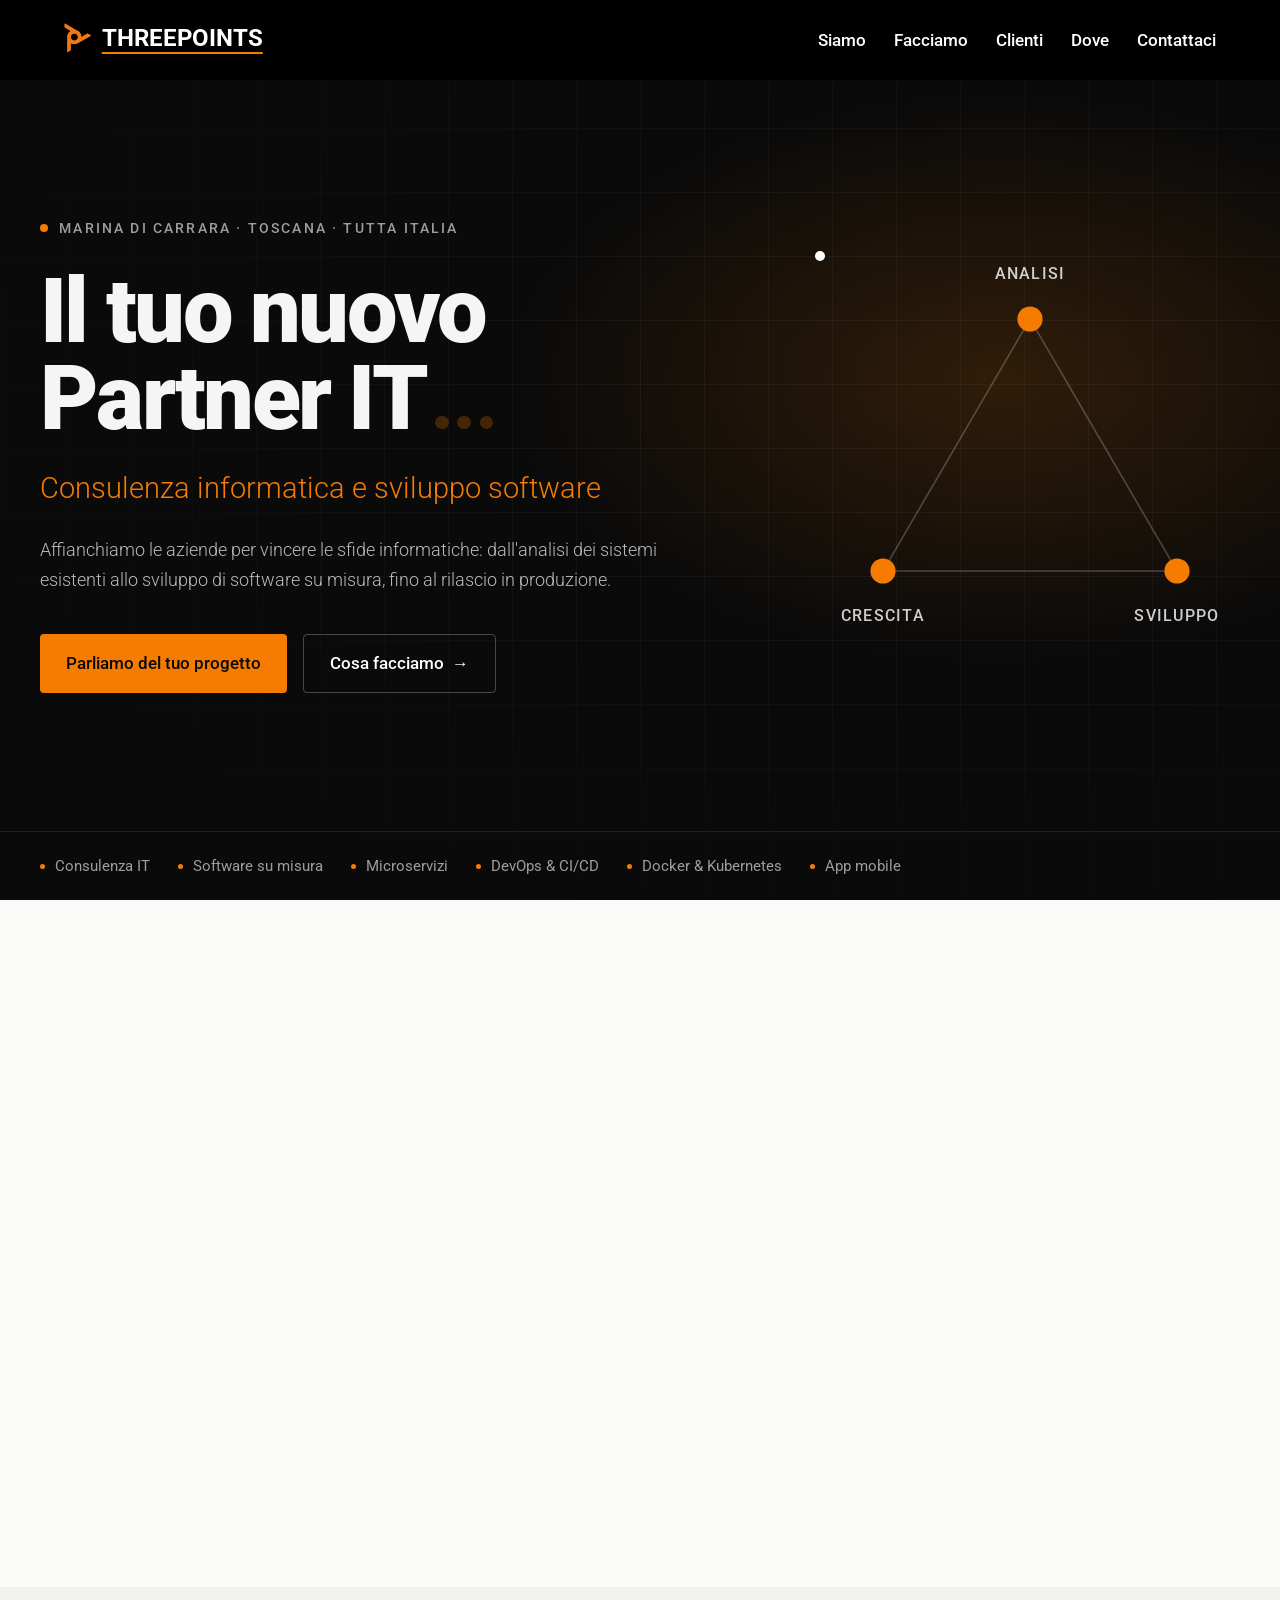
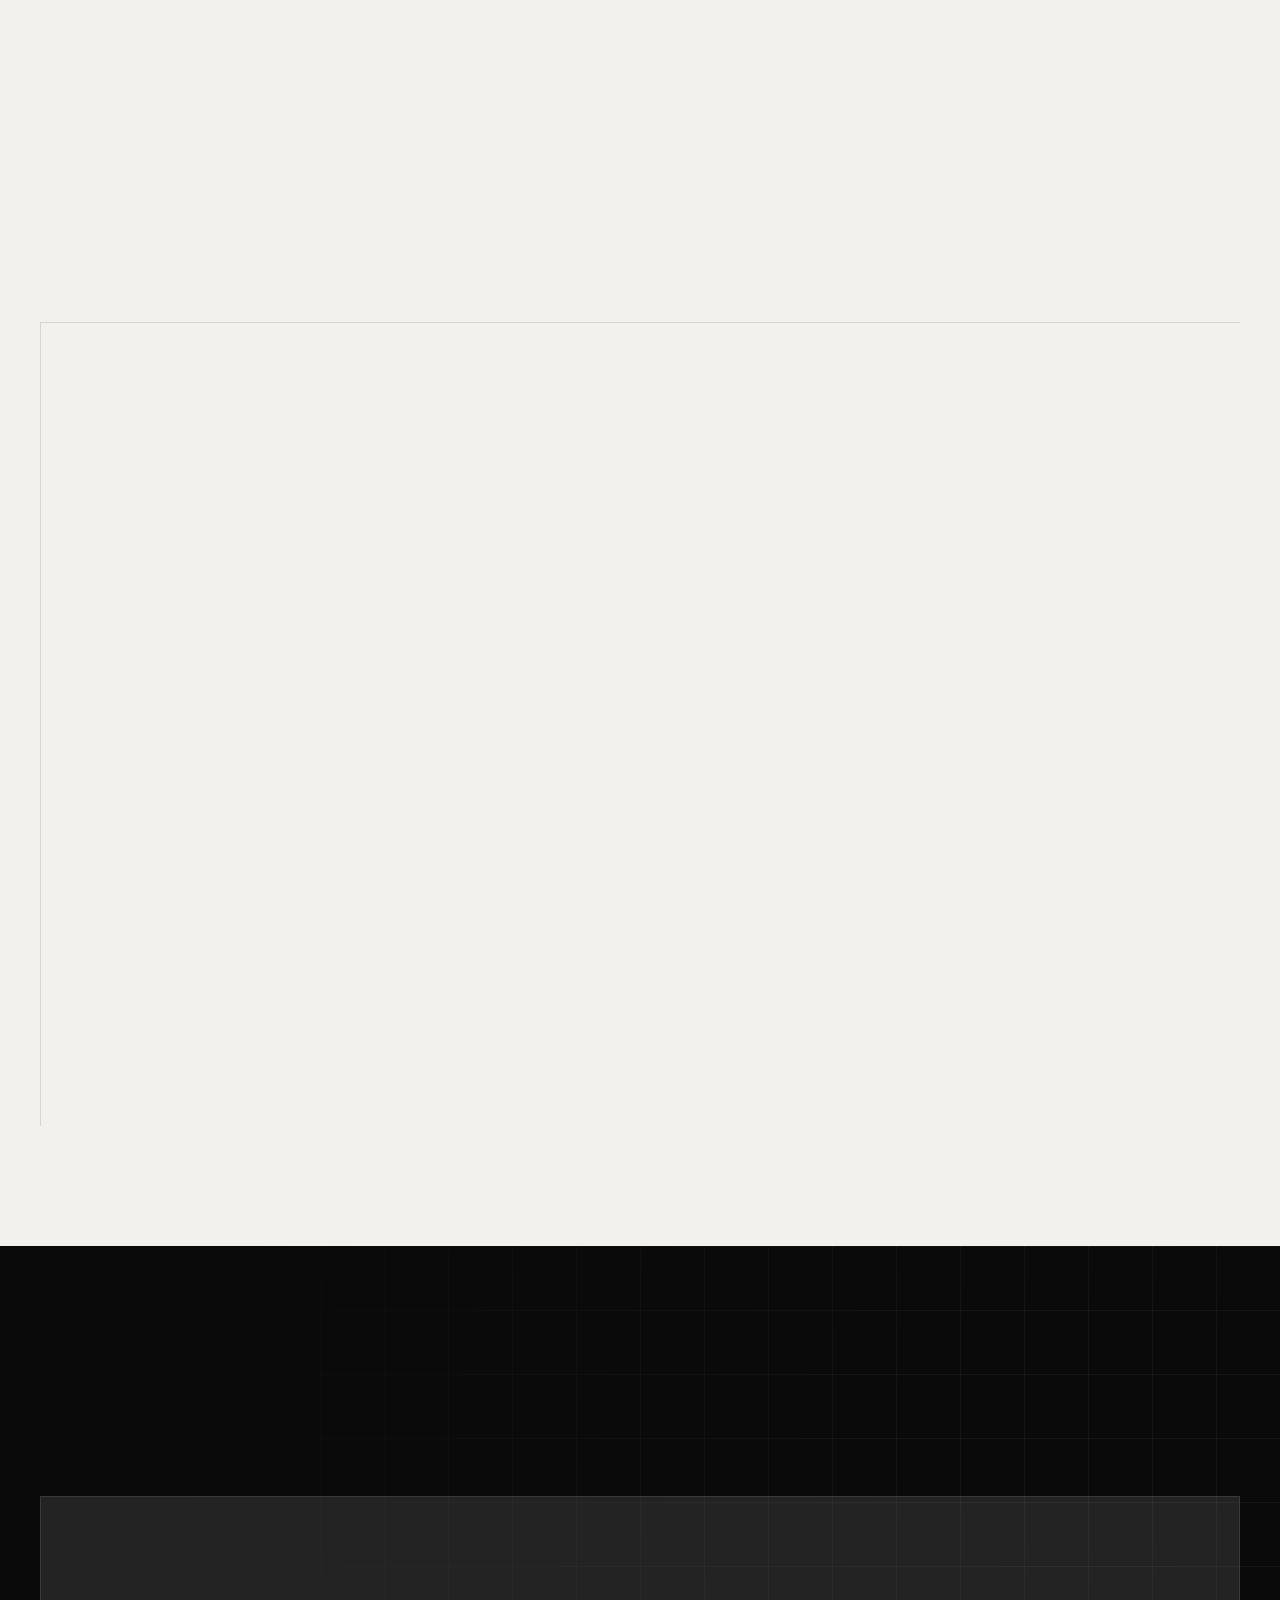
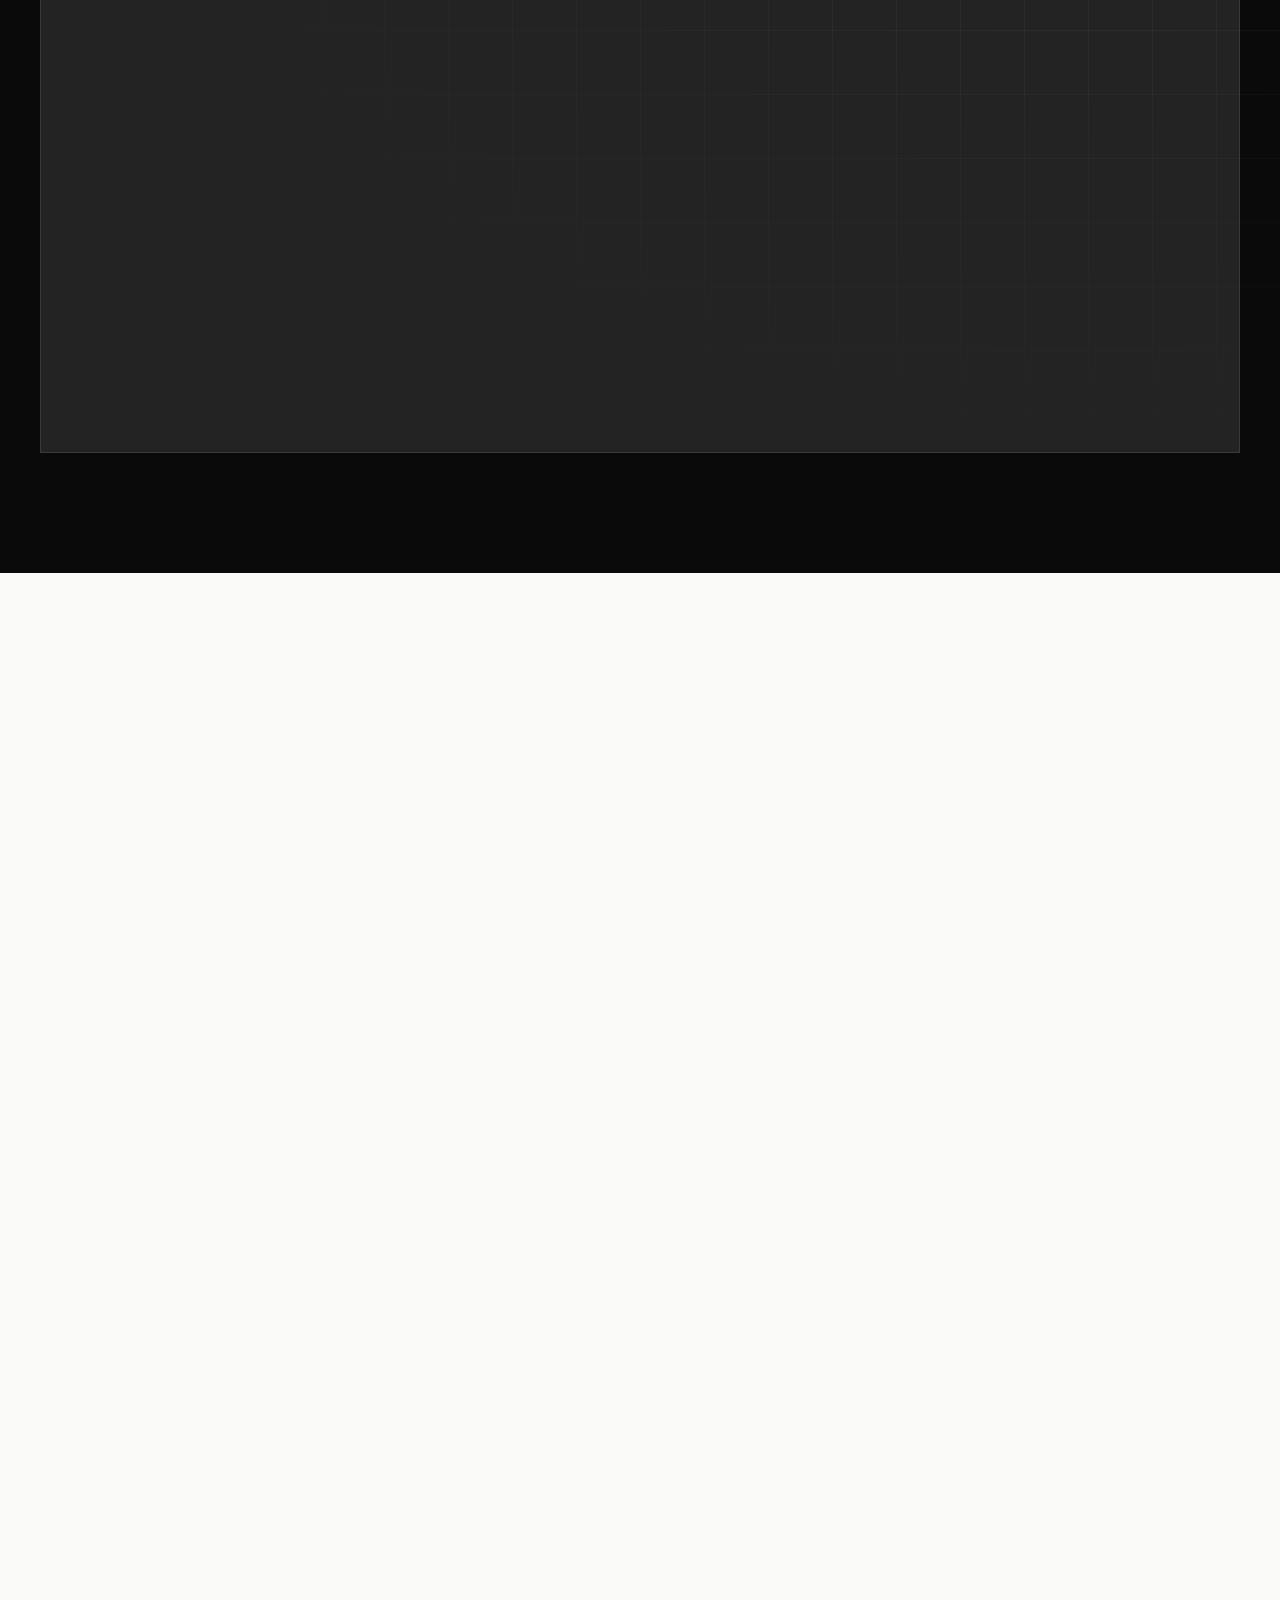
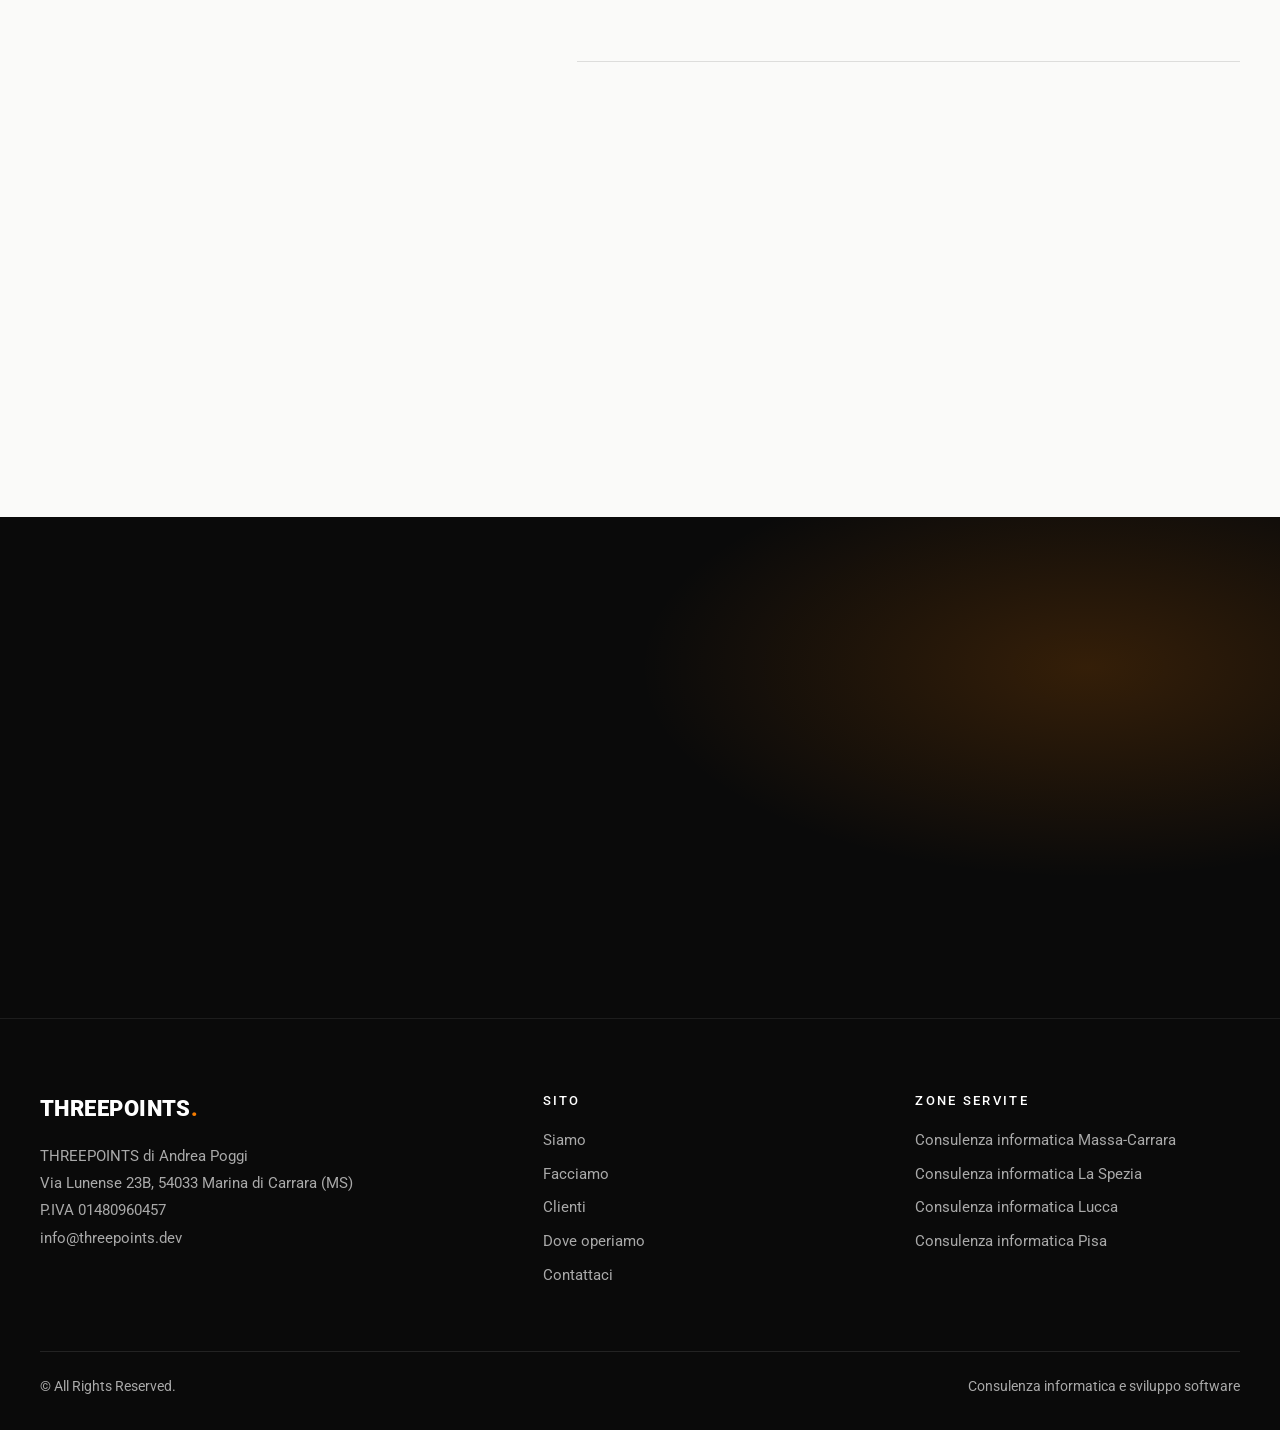
<file: index.html>
<!DOCTYPE html>
<html lang="it" prefix="og: https://ogp.me/ns#">

<head>
    <meta charset="UTF-8">
    <meta name="viewport" content="width=device-width, initial-scale=1.0">

    <!-- Stato iniziale dell'ingresso: impostato prima del primo disegno.
         Senza JavaScript la classe non c'è e il contenuto è subito visibile. -->
    <script>document.documentElement.classList.add('pre')</script>

    <title>Consulenza Informatica e Sviluppo Software a Carrara e Massa | Threepoints</title>
    <meta name="description"
        content="Threepoints: consulenza informatica e sviluppo software su misura a Carrara, Massa, La Spezia, Lucca, Pisa e in tutta Italia. Microservizi, DevOps, app mobile e modernizzazione di applicazioni.">
    <meta name="robots" content="index, follow, max-image-preview:large">
    <meta name="author" content="Threepoints di Andrea Poggi">
    <link rel="canonical" href="https://threepoints.dev/">
    <meta name="theme-color" content="#000000">

    <!-- Geolocalizzazione -->
    <meta name="geo.region" content="IT-MS">
    <meta name="geo.placename" content="Marina di Carrara">
    <meta name="geo.position" content="44.0434;10.0480">
    <meta name="ICBM" content="44.0434, 10.0480">

    <!-- Open Graph / Social -->
    <meta property="og:title" content="Threepoints - Consulenza Informatica e Sviluppo Software" />
    <meta property="og:type" content="website" />
    <meta property="og:locale" content="it_IT" />
    <meta property="og:site_name" content="Threepoints" />
    <meta property="og:description"
        content="Consulenza informatica e sviluppo software su misura per aziende di Massa-Carrara, La Spezia, Lucca, Pisa e di tutta Italia." />
    <meta property="og:image" content="https://threepoints.dev/images/ogimage.png" />
    <meta property="og:url" content="https://threepoints.dev/" />
    <meta name="twitter:card" content="summary_large_image">

    <!-- Dati strutturati -->
    <script type="application/ld+json">
    {
        "@context": "https://schema.org",
        "@graph": [
            {
                "@type": ["ProfessionalService", "LocalBusiness"],
                "@id": "https://threepoints.dev/#organization",
                "name": "Threepoints",
                "legalName": "Threepoints di Andrea Poggi",
                "url": "https://threepoints.dev/",
                "logo": "https://threepoints.dev/images/logo.png",
                "image": "https://threepoints.dev/images/ogimage.png",
                "description": "Consulenza informatica e sviluppo software su misura: application innovation, microservizi, DevOps, container e app mobile.",
                "email": "info@threepoints.dev",
                "vatID": "IT01480960457",
                "founder": { "@type": "Person", "name": "Andrea Poggi" },
                "address": {
                    "@type": "PostalAddress",
                    "streetAddress": "Via Lunense 23B",
                    "postalCode": "54033",
                    "addressLocality": "Marina di Carrara",
                    "addressRegion": "MS",
                    "addressCountry": "IT"
                },
                "geo": { "@type": "GeoCoordinates", "latitude": 44.0434, "longitude": 10.0480 },
                "areaServed": [
                    { "@type": "City", "name": "Carrara" },
                    { "@type": "City", "name": "Massa" },
                    { "@type": "AdministrativeArea", "name": "Provincia di Massa-Carrara" },
                    { "@type": "AdministrativeArea", "name": "Provincia della Spezia" },
                    { "@type": "AdministrativeArea", "name": "Provincia di Lucca" },
                    { "@type": "AdministrativeArea", "name": "Provincia di Pisa" },
                    { "@type": "AdministrativeArea", "name": "Toscana" },
                    { "@type": "AdministrativeArea", "name": "Liguria" },
                    { "@type": "Country", "name": "Italia" }
                ],
                "knowsAbout": [
                    "Consulenza informatica", "Sviluppo software", "Sviluppo software su misura",
                    "Microservizi", "DevOps", "CI/CD", "Docker", "Kubernetes", "Spring Boot",
                    "Django", "Flutter", "Sviluppo app mobile", "Architettura software", "REST API"
                ],
                "hasOfferCatalog": {
                    "@type": "OfferCatalog",
                    "name": "Servizi IT",
                    "itemListElement": [
                        { "@type": "Offer", "itemOffered": { "@type": "Service", "name": "Consulenza informatica" } },
                        { "@type": "Offer", "itemOffered": { "@type": "Service", "name": "Sviluppo software su misura" } },
                        { "@type": "Offer", "itemOffered": { "@type": "Service", "name": "Sviluppo app mobile" } },
                        { "@type": "Offer", "itemOffered": { "@type": "Service", "name": "Architetture a microservizi" } },
                        { "@type": "Offer", "itemOffered": { "@type": "Service", "name": "DevOps e automazione CI/CD" } },
                        { "@type": "Offer", "itemOffered": { "@type": "Service", "name": "Containerizzazione con Docker e Kubernetes" } }
                    ]
                }
            },
            {
                "@type": "WebSite",
                "@id": "https://threepoints.dev/#website",
                "url": "https://threepoints.dev/",
                "name": "Threepoints",
                "inLanguage": "it-IT",
                "publisher": { "@id": "https://threepoints.dev/#organization" }
            },
            {
                "@type": "FAQPage",
                "mainEntity": [
                    {
                        "@type": "Question",
                        "name": "Di cosa si occupa Threepoints?",
                        "acceptedAnswer": {
                            "@type": "Answer",
                            "text": "Threepoints offre consulenza informatica e sviluppo software su misura: modernizzazione di applicazioni esistenti, architetture a microservizi, DevOps e pipeline CI/CD, containerizzazione con Docker e Kubernetes e sviluppo di app mobile."
                        }
                    },
                    {
                        "@type": "Question",
                        "name": "In quali zone opera Threepoints?",
                        "acceptedAnswer": {
                            "@type": "Answer",
                            "text": "La sede è a Marina di Carrara (MS). Seguiamo in presenza aziende delle province di Massa-Carrara, La Spezia, Lucca e Pisa e lavoriamo da remoto con clienti in tutte le province italiane."
                        }
                    },
                    {
                        "@type": "Question",
                        "name": "Quali tecnologie utilizzate?",
                        "acceptedAnswer": {
                            "@type": "Answer",
                            "text": "Non abbiamo uno stack predefinito: scegliamo la tecnologia in base al contesto. Lavoriamo spesso con Java e Spring Boot, Python e Django, Flutter, Kotlin e Swift, Docker e Kubernetes, privilegiando soluzioni open source."
                        }
                    },
                    {
                        "@type": "Question",
                        "name": "Come posso richiedere una consulenza?",
                        "acceptedAnswer": {
                            "@type": "Answer",
                            "text": "Scrivi a info@threepoints.dev descrivendo il tuo progetto o la tua esigenza: ti ricontatteremo per un primo confronto senza impegno."
                        }
                    }
                ]
            }
        ]
    }
    </script>

    <link rel="icon" type="image/svg+xml" href="images/favicon.svg" />
    <link rel="icon" type="image/png" href="images/favicon.png" />

    <!-- Font ospitati in locale: nessuna richiesta bloccante verso domini esterni -->
    <link rel="preload" href="/fonts/roboto-latin.woff2" as="font" type="font/woff2" crossorigin>
    <link rel="preload" href="/fonts/material-symbols.woff2" as="font" type="font/woff2" crossorigin>
    <style>
        @font-face {
            font-family: 'Roboto';
            font-style: normal;
            font-weight: 300 900;
            font-stretch: 100%;
            font-display: swap;
            src: url(/fonts/roboto-latin.woff2) format('woff2');
            unicode-range: U+0000-00FF, U+0131, U+0152-0153, U+02BB-02BC, U+02C6, U+02DA, U+02DC, U+0304, U+0308, U+0329, U+2000-206F, U+20AC, U+2122, U+2191, U+2193, U+2212, U+2215, U+FEFF, U+FFFD;
        }

        @font-face {
            font-family: 'Material Symbols Outlined';
            font-style: normal;
            font-weight: 400;
            font-display: block;
            src: url(/fonts/material-symbols.woff2) format('woff2');
        }

        .material-symbols-outlined {
            font-family: 'Material Symbols Outlined';
            font-weight: normal;
            font-style: normal;
            font-size: 24px;
            line-height: 1;
            letter-spacing: normal;
            text-transform: none;
            display: inline-block;
            white-space: nowrap;
            word-wrap: normal;
            direction: ltr;
            -webkit-font-feature-settings: 'liga';
            -webkit-font-smoothing: antialiased;
        }
    </style>

    <!-- Google Font -->
    
    <!-- CSS Critico inline -->
    <style>
        * {
            margin: 0;
            padding: 0;
            box-sizing: border-box;
        }

        body {
            font-family: 'Roboto', sans-serif;
            /* Cambiato in Roboto */
            line-height: 1.6;
        }

        #loading-screen {
            display: flex;
            justify-content: center;
            align-items: center;
            position: fixed;
            width: 100%;
            height: 100%;
            background-color: white;
            z-index: 1000; /* Assicurati che sia sopra tutto */
        }


    </style>

    <!-- Senza JavaScript mostra subito il contenuto -->
    <noscript>
        <style>
            #loading-screen { display: none !important; }
            #site-content { display: block !important; }
        </style>
    </noscript>

    <!-- Precaricamento del foglio di stile -->
    <link rel="preload" href="styles.min.css" as="style" onload="this.onload=null;this.rel='stylesheet'">
    <noscript>
        <link rel="stylesheet" href="styles.min.css">
    </noscript>

    <!-- Precaricamento dello script JavaScript -->
    <link rel="preload" href="script.js" as="script">
    <script defer src="script.js"></script>
</head>

<body>

    <!-- Schermata di caricamento
         Uso uno stile inline per evitare ritardi nella renderizzazioni. 
    -->
    <div id="loading-screen">

        <div class="icon-container">
            <svg width="60" height="64" aria-hidden="true" xmlns="http://www.w3.org/2000/svg" viewBox="208 141 202 218" fill="#f17715"><path d="M231.943 353.399 C231.943 352.439 231.943 351.728 231.943 351.018 C231.944 314.97 231.916 278.921 231.961 242.872 C231.976 230.641 236.099 219.873 243.961 210.512 C247.283 206.555 251.059 203.141 255.504 200.485 C255.792 200.313 256.044 200.081 256.323 199.892 C256.652 199.668 256.993 199.46 257.661 199.031 C254.205 197.029 251.19 195.291 248.183 193.539 C241.947 189.904 235.726 186.242 229.478 182.627 C224.694 179.859 219.906 177.095 215.06 174.44 C213.47 173.568 212.737 172.6 212.771 170.66 C212.908 162.749 212.846 154.835 212.857 146.922 C212.858 146.255 212.857 145.588 212.857 144.507 C214.661 145.446 216.203 146.181 217.679 147.031 C223.813 150.562 229.924 154.134 236.049 157.68 C243.936 162.244 251.828 166.801 259.72 171.356 C265.854 174.896 271.996 178.421 278.128 181.965 C286.012 186.522 293.918 191.042 301.757 195.674 C306.048 198.209 310.412 200.684 314.405 203.643 C320.562 208.206 325.135 214.185 328.504 221.091 C331.759 227.761 333.411 234.796 333.572 242.199 C333.578 242.469 333.584 242.741 333.625 243.007 C333.644 243.126 333.749 243.232 333.941 243.556 C336.832 241.911 339.733 240.276 342.619 238.616 C349.405 234.713 356.189 230.81 362.963 226.887 C367.509 224.255 372.047 221.607 376.564 218.926 C377.792 218.198 378.86 217.806 380.284 218.649 C386.837 222.531 393.45 226.311 400.035 230.139 C401.084 230.748 402.1 231.414 403.493 232.278 C400.89 233.824 398.506 235.266 396.097 236.665 C389.564 240.457 383.026 244.24 376.48 248.01 C368.882 252.388 361.267 256.738 353.671 261.12 C346.135 265.467 338.654 269.909 331.076 274.18 C321.272 279.707 311.616 285.569 301.483 290.424 C292.435 294.76 282.586 295.258 272.704 293.163 C267.519 292.064 262.522 290.465 257.961 287.682 C257.748 287.552 257.463 287.538 256.967 287.404 C256.927 288.216 256.863 288.913 256.863 289.61 C256.857 305.098 256.826 320.586 256.895 336.074 C256.905 338.211 256.493 339.491 254.357 340.642 C247.119 344.539 240.079 348.802 232.961 352.922 C232.743 353.048 232.504 353.138 231.943 353.399 Z M282.763 217.581 C268.393 217.617 256.721 229.133 256.9 243.398 C257.078 257.659 268.317 269.198 282.956 269.084 C297.3 268.973 308.689 257.439 308.641 243.011 C308.593 229.045 296.89 217.544 282.763 217.581 Z"/><path d="M231.943 353.399 C231.943 352.439 231.943 351.728 231.943 351.018 C231.944 314.97 231.916 278.921 231.961 242.872 C231.976 230.641 236.099 219.873 243.961 210.512 C247.283 206.555 251.059 203.141 255.504 200.485 C255.792 200.313 256.044 200.081 256.323 199.892 C256.652 199.668 256.993 199.46 257.661 199.031 C254.205 197.029 251.19 195.291 248.183 193.539 C241.947 189.904 235.726 186.242 229.478 182.627 C224.694 179.859 219.906 177.095 215.06 174.44 C213.47 173.568 212.737 172.6 212.771 170.66 C212.908 162.749 212.846 154.835 212.857 146.922 C212.858 146.255 212.857 145.588 212.857 144.507 C214.661 145.446 216.203 146.181 217.679 147.031 C223.813 150.562 229.924 154.134 236.049 157.68 C243.936 162.244 251.828 166.801 259.72 171.356 C265.854 174.896 271.996 178.421 278.128 181.965 C286.012 186.522 293.918 191.042 301.757 195.674 C306.048 198.209 310.412 200.684 314.405 203.643 C320.562 208.206 325.135 214.185 328.504 221.091 C331.759 227.761 333.411 234.796 333.572 242.199 C333.578 242.469 333.584 242.741 333.625 243.007 C333.644 243.126 333.749 243.232 333.941 243.556 C336.832 241.911 339.733 240.276 342.619 238.616 C349.405 234.713 356.189 230.81 362.963 226.887 C367.509 224.255 372.047 221.607 376.564 218.926 C377.792 218.198 378.86 217.806 380.284 218.649 C386.837 222.531 393.45 226.311 400.035 230.139 C401.084 230.748 402.1 231.414 403.493 232.278 C400.89 233.824 398.506 235.266 396.097 236.665 C389.564 240.457 383.026 244.24 376.48 248.01 C368.882 252.388 361.267 256.738 353.671 261.12 C346.135 265.467 338.654 269.909 331.076 274.18 C321.272 279.707 311.616 285.569 301.483 290.424 C292.435 294.76 282.586 295.258 272.704 293.163 C267.519 292.064 262.522 290.465 257.961 287.682 C257.748 287.552 257.463 287.538 256.967 287.404 C256.927 288.216 256.863 288.913 256.863 289.61 C256.857 305.098 256.826 320.586 256.895 336.074 C256.905 338.211 256.493 339.491 254.357 340.642 C247.119 344.539 240.079 348.802 232.961 352.922 C232.743 353.048 232.504 353.138 231.943 353.399 Z M282.763 217.581 C268.393 217.617 256.721 229.133 256.9 243.398 C257.078 257.659 268.317 269.198 282.956 269.084 C297.3 268.973 308.689 257.439 308.641 243.011 C308.593 229.045 296.89 217.544 282.763 217.581 Z"/></svg>

        </div>
    </div>

    <div id="site-content" style="display: none;">

        <!-- Navbar -->
        <nav class="navbar">
            <div class="navbar-content">
                <div class="logo">
                    <strong>
                        <a href="/"><img src="images/logo-mark.svg" alt="" class="logo-mark" width="28" height="30" />THREEPOINTS</a>
                    </strong>
                </div>
                <div class="menu-desktop">
                    <a href="#siamo">Siamo</a>
                    <a href="#facciamo">Facciamo</a>
                    <a href="#clienti">Clienti</a>
                    <a href="#dove">Dove</a>
                    <a href="#contattaci">Contattaci</a>
                </div>
                <div class="menu-mobile">
                    <button class="menu-toggle" id="menu-toggle" aria-label="Apri il menu">
                        <span class="material-symbols-outlined" style="color: white;">menu</span>
                    </button>
                </div>
            </div>
            <div class="menu-mobile-items" id="mobile-menu">
                <button class="close-menu" id="close-menu" aria-label="Chiudi il menu">
                    <span class="material-symbols-outlined">close</span>
                </button>
                <a href="#siamo">Siamo</a>
                <a href="#facciamo">Facciamo</a>
                <a href="#clienti">Clienti</a>
                <a href="#dove">Dove</a>
                <a href="#contattaci">Contattaci</a>

                <div class="menu-mobile-footer" id="menu-mobile-footer">
                    <p>© All Rights Reserved.</p>
                    <p>THREEPOINTS di Andrea Poggi.</p>
                    <p><a href="mailto:info@threepoints.dev">info@threepoints.dev</a></p>
                </div>
            </div>
        </nav>
        <!-- Sezione Hero -->
        <header class="hero-v2">
            <div class="hero-v2-inner">
                <div class="hero-v2-copy">
                    <p class="hero-v2-eyebrow" data-in="fade">
                        <span class="hero-v2-pulse" aria-hidden="true"></span>
                        Marina di Carrara · Toscana · tutta Italia
                    </p>

                    <h1>
                        <span class="hero-v2-title">
                            <span class="line"><span data-in="line">Il tuo nuovo</span></span>
                            <span class="line"><span data-in="line">Partner IT<span class="tp-dots"
                                        aria-hidden="true"><i></i><i></i><i></i></span></span></span>
                        </span>
                        <span class="hero-v2-kicker" data-in="fade">Consulenza informatica e sviluppo software</span>
                    </h1>

                    <p class="hero-v2-lead" data-in="fade">Affianchiamo le aziende per vincere le sfide
                        informatiche: dall'analisi dei sistemi esistenti allo sviluppo di software su misura,
                        fino al rilascio in produzione.</p>

                    <div class="hero-v2-actions" data-in="fade">
                        <a class="hero-v2-btn primary" href="#contattaci">Parliamo del tuo progetto</a>
                        <a class="hero-v2-btn ghost" href="#facciamo">Cosa facciamo <span aria-hidden="true">→</span></a>
                    </div>
                </div>

                <div class="hero-v2-visual" data-in="fade" aria-hidden="true">
                    <div class="tp-stage">
                        <svg viewBox="0 0 400 380" xmlns="http://www.w3.org/2000/svg">
                            <path class="tp-edge" d="M200 60 L340 300 L60 300 Z" />
                            <circle class="tp-node" cx="200" cy="60" r="12" />
                            <circle class="tp-node" cx="340" cy="300" r="12" />
                            <circle class="tp-node" cx="60" cy="300" r="12" />
                            <text x="200" y="22" text-anchor="middle">Analisi</text>
                            <text x="340" y="348" text-anchor="middle">Sviluppo</text>
                            <text x="60" y="348" text-anchor="middle">Crescita</text>
                        </svg>
                        <span class="tp-ring" style="--x: 50%; --y: 15.79%"></span>
                        <span class="tp-ring" style="--x: 85%; --y: 78.95%; --delay: .8s"></span>
                        <span class="tp-ring" style="--x: 15%; --y: 78.95%; --delay: 1.6s"></span>
                        <span class="tp-runner"></span>
                    </div>
                </div>
            </div>

            <div class="hero-v2-strip" data-in="fade">
                <ul>
                    <li>Consulenza IT</li>
                    <li>Software su misura</li>
                    <li>Microservizi</li>
                    <li>DevOps &amp; CI/CD</li>
                    <li>Docker &amp; Kubernetes</li>
                    <li>App mobile</li>
                </ul>
            </div>
        </header>

        <main>
        <section id="siamo" class="section">
            <div class="section-inner split">
                <div class="section-head">
                    <h2 class="section-title">Siamo<span class="accent">.</span></h2>
                </div>

                <div class="prose">
                    <p class="big">Threepoints è uno <strong>studio di consulenza informatica e sviluppo
                        software</strong> con sede a Marina di Carrara, nato dall'esperienza di professionisti
                        cresciuti in grandi contesti aziendali.</p>
                    <p>Sebbene lo studio sia giovane, il nostro team porta con sé competenze consolidate,
                        maturate in progetti complessi all'interno di imprese enterprise.</p>
                    <p>Siamo motivati dalla voglia di crescere e innovare, affrontando ogni sfida con l’entusiasmo e
                        la dinamicità che caratterizzano una realtà nuova. Il nostro obiettivo è quello di combinare
                        l’agilità di una piccola struttura con l’affidabilità e la professionalità che abbiamo
                        acquisito durante la nostra esperienza.</p>
                    <p>Siamo qui per accompagnare i nostri clienti nel raggiungere il loro pieno potenziale
                        digitale.</p>
                </div>
            </div>
        </section>

        <section id="facciamo" class="section tone-2">
            <div class="section-inner">
                <div class="section-head">
                    <h2 class="section-title">Facciamo<span class="accent">.</span></h2>
                    <p class="section-lead">Dalla consulenza allo sviluppo, fino al rilascio in produzione: un unico
                        partner per tutto il ciclo di vita del software.</p>
                </div>

                <div class="svc-grid">
                    <article class="svc">
                        <div class="svc-top">
                            <span class="material-symbols-outlined" aria-hidden="true">support_agent</span>
                            <span class="svc-num">01</span>
                        </div>
                        <h3>Consulenza Informatica</h3>
                        <p>Analizziamo i sistemi informativi esistenti, individuiamo colli di bottiglia, rischi e
                            opportunità di miglioramento e definiamo insieme a te una roadmap tecnologica concreta.
                            Ti affianchiamo nelle scelte architetturali e nella gestione dei progetti IT, dalla fase
                            di analisi fino al rilascio.</p>
                    </article>

                    <article class="svc">
                        <div class="svc-top">
                            <span class="material-symbols-outlined" aria-hidden="true">code</span>
                            <span class="svc-num">02</span>
                        </div>
                        <h3>Sviluppo Software su Misura</h3>
                        <p>Progettiamo e realizziamo applicazioni web, gestionali, API e app mobile costruite sulle
                            reali esigenze della tua azienda. Codice di qualità, testato e documentato, pensato per
                            crescere insieme al tuo business e semplice da manutenere nel tempo.</p>
                    </article>

                    <article class="svc">
                        <div class="svc-top">
                            <span class="material-symbols-outlined" aria-hidden="true">bolt</span>
                            <span class="svc-num">03</span>
                        </div>
                        <h3>Application Innovation</h3>
                        <p>Aiutiamo le aziende a migliorare le loro applicazioni esistenti o a svilupparne di nuove.
                            Non abbiamo uno standard tecnologico predefinito: analizziamo attentamente ogni contesto
                            e scegliamo lo stack più adatto. Non è il business a doversi adattare alle tecnologie, ma
                            sono le tecnologie a doversi adattare al business!</p>
                    </article>

                    <article class="svc">
                        <div class="svc-top">
                            <span class="material-symbols-outlined" aria-hidden="true">stack</span>
                            <span class="svc-num">04</span>
                        </div>
                        <h3>Microservizi</h3>
                        <p>Costruire applicazioni moderne richiede architetture flessibili e modulari. Con i
                            microservizi suddividiamo le applicazioni in componenti indipendenti, sviluppati,
                            distribuiti e gestiti separatamente: più scalabilità, più resilienza, manutenibilità
                            migliore e cicli di rilascio più rapidi.</p>
                    </article>

                    <article class="svc">
                        <div class="svc-top">
                            <span class="material-symbols-outlined" aria-hidden="true">rocket</span>
                            <span class="svc-num">05</span>
                        </div>
                        <h3>DevOps e Automazione</h3>
                        <p>Promuoviamo l'automazione dei processi, dalla scrittura del codice fino alla
                            distribuzione in produzione, ottimizzando il ciclo di vita del software. Implementiamo
                            pipeline CI/CD (Continuous Integration/Continuous Delivery) riducendo i tempi di
                            rilascio e fornendo maggior governo sui propri applicativi.</p>
                    </article>

                    <article class="svc">
                        <div class="svc-top">
                            <span class="material-symbols-outlined" aria-hidden="true">dashboard</span>
                            <span class="svc-num">06</span>
                        </div>
                        <h3>Container Oriented</h3>
                        <p>Utilizziamo container Docker per isolare e gestire le applicazioni in ambienti modulari e
                            portabili, con maggiore efficienza nello sviluppo e nel deployment. Tramite orchestratori
                            come Kubernetes gestiamo e scaliamo automaticamente le applicazioni, garantendo una
                            gestione ottimale del carico di lavoro.</p>
                    </article>
                </div>
            </div>
        </section>

        <section id="scegliamo" class="section dark has-grid">
            <div class="section-inner">
                <div class="section-head">
                    <h2 class="section-title">Scegliamo<span class="accent">.</span></h2>
                </div>

                <div class="values">
                    <div class="value">
                        <span class="value-icon"><span class="material-symbols-outlined"
                                aria-hidden="true">handshake</span></span>
                        <div>
                            <h3>I rapporti</h3>
                            <p>Il nostro obiettivo non è solo fornire soluzioni, ma costruire relazioni durature con i
                                nostri clienti. Crediamo che il vero valore risieda nell’accompagnare le aziende nel
                                loro percorso di crescita tecnologica, adattandoci alle loro esigenze in continua
                                evoluzione.</p>
                        </div>
                    </div>

                    <div class="value">
                        <span class="value-icon"><span class="material-symbols-outlined"
                                aria-hidden="true">lock_open_right</span></span>
                        <div>
                            <h3>La libertà</h3>
                            <p>Utilizziamo esclusivamente soluzioni open source, evitando vincoli con specifici brand o
                                fornitori. Questo approccio ci consente di offrire ai nostri clienti la massima
                                flessibilità e di sviluppare soluzioni che possono crescere e adattarsi nel tempo
                                senza restrizioni.</p>
                        </div>
                    </div>

                    <div class="value">
                        <span class="value-icon"><span class="material-symbols-outlined"
                                aria-hidden="true">groups</span></span>
                        <div>
                            <h3>La condivisione della conoscenza</h3>
                            <p>Il nostro obiettivo è anche rendere i nostri clienti autonomi. Trasferiamo le nostre
                                competenze, formando i team interni affinché possano gestire e sviluppare in modo
                                indipendente i progetti futuri, senza essere vincolati esclusivamente al nostro
                                supporto.</p>
                        </div>
                    </div>

                    <div class="value">
                        <span class="value-icon"><span class="material-symbols-outlined"
                                aria-hidden="true">verified</span></span>
                        <div>
                            <h3>La qualità</h3>
                            <p>È una priorità in tutto ciò che facciamo. Monitoriamo costantemente la qualità del
                                codice per garantire prestazioni, leggibilità e manutenibilità. Implementiamo test
                                automatici in ogni applicativo e ci imponiamo code coverage elevate, per ridurre al
                                minimo i costi di manutenzione e facilitare gli sviluppi futuri.</p>
                        </div>
                    </div>
                </div>
            </div>
        </section>

        <section id="clienti" class="section">
            <div class="section-inner">
                <div class="section-head">
                    <h2 class="section-title">Clienti<span class="accent">.</span></h2>
                </div>

                <div class="clients">
                    <article class="cliente-card" id="imolainformatica">
                        <div class="cliente-card-logo-container">
                            <a href="https://imolainformatica.it/" target="_blank" rel="noopener">
                                <img src="images/imola.webp" alt="Logo Imola Informatica" class="cliente-logo"
                                    width="244" height="90">
                            </a>
                        </div>
                        <h3 class="cliente-title">Imola Informatica</h3>
                        <p class="cliente-description">Una collaborazione di lunga data: analisi architetturali di
                            servizi esistenti e implementazione delle migliorie, progettazione di una piattaforma
                            per automatizzare il provisioning dell'infrastruttura e passaggio di un'architettura di
                            pagamenti da sincrona ad asincrona.</p>
                        <div class="badges">
                            <span class="badge">Analisi architetturale - C4 Model</span>
                            <span class="badge">Architetture asincrone</span>
                            <span class="badge">Automazione dell'infrastruttura</span>
                            <span class="badge">Spring Boot</span>
                            <span class="badge">Oracle</span>
                        </div>
                        <a class="cliente-link" href="/clienti/imolainformatica/">Leggi il caso <span aria-hidden="true">→</span></a>
                    </article>

                    <article class="cliente-card" id="apuacom">
                        <div class="cliente-card-logo-container">
                            <a href="https://www.apuacom.it/" target="_blank" rel="noopener">
                                <img src="images/logoapuacom.webp" alt="Logo Apuacom" class="cliente-logo"
                                    width="230" height="48">
                            </a>
                        </div>
                        <h3 class="cliente-title">Apuacom</h3>
                        <p class="cliente-description">Analisi del gestionale monolitico di un operatore di
                            telecomunicazioni, in uso da 15 anni, e disegno dell'architettura target.
                            Proof of concept del nuovo billing engine.</p>
                        <div class="badges">
                            <span class="badge">Analisi architetturale - C4 Model</span>
                            <span class="badge">Django</span>
                            <span class="badge">Vue.js</span>
                            <span class="badge">Kill Bill</span>
                            <span class="badge">REST API</span>
                        </div>
                        <a class="cliente-link" href="/clienti/apuacom/">Leggi il caso <span aria-hidden="true">→</span></a>
                    </article>

                    <article class="cliente-card" id="tis">
                        <div class="cliente-card-logo-container">
                            <a href="https://www.trusttis.com/" target="_blank" rel="noopener">
                                <img src="images/tis.webp" alt="Logo TIS" class="cliente-logo cliente-logo-boxed"
                                    width="392" height="150">
                            </a>
                        </div>
                        <h3 class="cliente-title">TIS</h3>
                        <p class="cliente-description">In collaborazione con TIS, un'app per iOS e Android con cui
                            gli infermieri eseguono spirometrie: comunica via Bluetooth con lo strumento tramite un
                            protocollo proprietario, funziona anche senza rete e invia i risultati al server
                            esistente.</p>
                        <div class="badges">
                            <span class="badge">Flutter</span>
                            <span class="badge">Kotlin</span>
                            <span class="badge">Swift</span>
                            <span class="badge">Bluetooth</span>
                            <span class="badge">REST API</span>
                        </div>
                        <a class="cliente-link" href="/clienti/tis/">Leggi il caso <span aria-hidden="true">→</span></a>
                    </article>

                    <article class="cliente-card" id="carrarayacht">
                        <div class="cliente-card-logo-container">
                            <a href="https://www.carrarayacht.com/" target="_blank" rel="noopener">
                                <img src="images/cys.png" alt="Logo Carrara Yacht Service" class="cliente-logo"
                                    width="120" height="88">
                            </a>
                        </div>
                        <h3 class="cliente-title">Carrara Yacht Service</h3>
                        <p class="cliente-description">Gestionale su misura per il refit degli yacht, dagli incontri
                            iniziali alla POC interattiva fino al rilascio: stato delle barche, lavorazioni, costi e
                            margini in un unico sistema, con un'app per gli operai in cantiere.</p>
                        <div class="badges">
                            <span class="badge">Django</span>
                            <span class="badge">React</span>
                            <span class="badge">TypeScript</span>
                            <span class="badge">PWA</span>
                            <span class="badge">PostgreSQL</span>
                        </div>
                        <a class="cliente-link" href="/clienti/carrarayacht/">Leggi il caso <span aria-hidden="true">→</span></a>
                    </article>

                    <article class="cliente-card" id="mpart">
                        <div class="cliente-card-logo-container">
                            <span class="wordmark" aria-hidden="true">MPART</span>
                        </div>
                        <h3 class="cliente-title">MPART</h3>
                        <p class="cliente-description">La termosaldatrice di un'azienda di coperture in PVC per
                            yacht, collegata al server aziendale via OPC UA per l'Industria 4.0: le commesse partono
                            dall'ufficio e ogni saldatura viene registrata con i suoi parametri.</p>
                        <div class="badges">
                            <span class="badge">OPC UA</span>
                            <span class="badge">Siemens S7-1200</span>
                            <span class="badge">Python</span>
                            <span class="badge">FastAPI</span>
                            <span class="badge">SQLite</span>
                        </div>
                        <a class="cliente-link" href="/clienti/mpart/">Leggi il caso <span aria-hidden="true">→</span></a>
                    </article>
                </div>
            </div>
        </section>

        <section id="dove" class="section tone-2">
            <div class="section-inner">
                <div class="section-head">
                    <h2 class="section-title">Dove operiamo<span class="accent">.</span></h2>
                    <p class="section-lead">La nostra sede è a <strong>Marina di Carrara</strong>, nel cuore della
                        costa apuana. Da qui offriamo consulenza informatica e sviluppo software alle aziende del
                        territorio, con incontri in presenza nelle province vicine, e collaboriamo da remoto con
                        clienti in <strong>tutte le province italiane</strong>.</p>
                </div>

                <div class="places">
                    <div class="place">
                        <span class="material-symbols-outlined" aria-hidden="true">location_on</span>
                        <h3>Massa-Carrara</h3>
                        <p>Carrara, Massa, Montignoso, Aulla e la Lunigiana.</p>
                    </div>
                    <div class="place">
                        <span class="material-symbols-outlined" aria-hidden="true">location_on</span>
                        <h3>La Spezia</h3>
                        <p>La Spezia, Sarzana, Lerici, Luni e la Val di Magra.</p>
                    </div>
                    <div class="place">
                        <span class="material-symbols-outlined" aria-hidden="true">location_on</span>
                        <h3>Lucca</h3>
                        <p>Lucca, Viareggio, Pietrasanta, Capannori e la Versilia.</p>
                    </div>
                    <div class="place">
                        <span class="material-symbols-outlined" aria-hidden="true">location_on</span>
                        <h3>Pisa</h3>
                        <p>Pisa, Cascina, Pontedera, San Giuliano Terme e il Valdarno.</p>
                    </div>
                </div>

                <div class="remote">
                    <span class="material-symbols-outlined" aria-hidden="true">public</span>
                    <p>Lavori in un'altra provincia? Milano, Roma, Firenze, Genova, Bologna, Torino, Napoli o
                        qualsiasi altra città italiana: grazie a strumenti di collaborazione remota e metodologie
                        agili seguiamo progetti di sviluppo software in tutta Italia con la stessa cura che
                        dedichiamo ai clienti del nostro territorio.</p>
                </div>
            </div>
        </section>

        <section id="faq" class="section">
            <div class="section-inner split">
                <div class="section-head">
                    <h2 class="section-title">Domande frequenti<span class="accent">.</span></h2>
                </div>

                <div class="faq-list">
                    <details>
                        <summary>Di cosa si occupa Threepoints?</summary>
                        <p>Threepoints offre consulenza informatica e sviluppo software su misura: modernizzazione di
                            applicazioni esistenti, architetture a microservizi, DevOps e pipeline CI/CD,
                            containerizzazione con Docker e Kubernetes e sviluppo di app mobile.</p>
                    </details>
                    <details>
                        <summary>In quali zone opera Threepoints?</summary>
                        <p>La sede è a Marina di Carrara (MS). Seguiamo in presenza aziende delle province di
                            Massa-Carrara, La Spezia, Lucca e Pisa e lavoriamo da remoto con clienti in tutte le
                            province italiane.</p>
                    </details>
                    <details>
                        <summary>Quali tecnologie utilizzate?</summary>
                        <p>Non abbiamo uno stack predefinito: scegliamo la tecnologia in base al contesto. Lavoriamo
                            spesso con Java e Spring Boot, Python e Django, Flutter, Kotlin e Swift, Docker e
                            Kubernetes, privilegiando soluzioni open source.</p>
                    </details>
                    <details>
                        <summary>Come posso richiedere una consulenza?</summary>
                        <p>Scrivi a <a href="mailto:info@threepoints.dev">info@threepoints.dev</a> descrivendo il tuo
                            progetto o la tua esigenza: ti ricontatteremo per un primo confronto senza impegno.</p>
                    </details>
                </div>
            </div>
        </section>

        <section id="contattaci" class="section contact">
            <div class="section-inner">
                <div class="section-head">
                    <h2 class="section-title">Parliamo del tuo progetto<span class="accent">.</span></h2>
                    <p class="section-lead">Per qualsiasi informazione o richiesta scrivici: ti ricontattiamo per un
                        primo confronto, senza impegno.</p>
                </div>

                <div class="contact-actions">
                    <a class="btn primary" href="mailto:info@threepoints.dev">Scrivici una email</a>
                    <a class="contact-mail" href="mailto:info@threepoints.dev">info@threepoints.dev</a>
                </div>
            </div>
        </section>
        </main>

        <footer class="footer">
            <div class="footer-inner">
                <div>
                    <p class="footer-brand">THREEPOINTS<span aria-hidden="true">.</span></p>
                    <address>
                        THREEPOINTS di Andrea Poggi<br>
                        Via Lunense 23B, 54033 Marina di Carrara (MS)<br>
                        P.IVA 01480960457<br>
                        <a href="mailto:info@threepoints.dev">info@threepoints.dev</a>
                    </address>
                </div>
                <nav aria-label="Sezioni">
                    <p class="footer-heading">Sito</p>
                    <ul>
                        <li><a href="#siamo">Siamo</a></li>
                        <li><a href="#facciamo">Facciamo</a></li>
                        <li><a href="#clienti">Clienti</a></li>
                        <li><a href="#dove">Dove operiamo</a></li>
                        <li><a href="#contattaci">Contattaci</a></li>
                    </ul>
                </nav>
                <nav aria-label="Zone servite">
                    <p class="footer-heading">Zone servite</p>
                    <ul>
                        <li><a href="/consulenza-informatica-massa-carrara/">Consulenza informatica Massa-Carrara</a></li>
                        <li><a href="/consulenza-informatica-la-spezia/">Consulenza informatica La Spezia</a></li>
                        <li><a href="/consulenza-informatica-lucca/">Consulenza informatica Lucca</a></li>
                        <li><a href="/consulenza-informatica-pisa/">Consulenza informatica Pisa</a></li>
                    </ul>
                </nav>
            </div>
            <div class="footer-bottom">
                <p>© All Rights Reserved.</p>
                <p>Consulenza informatica e sviluppo software</p>
            </div>
        </footer>

    </div>

</body>

</html>
</file>
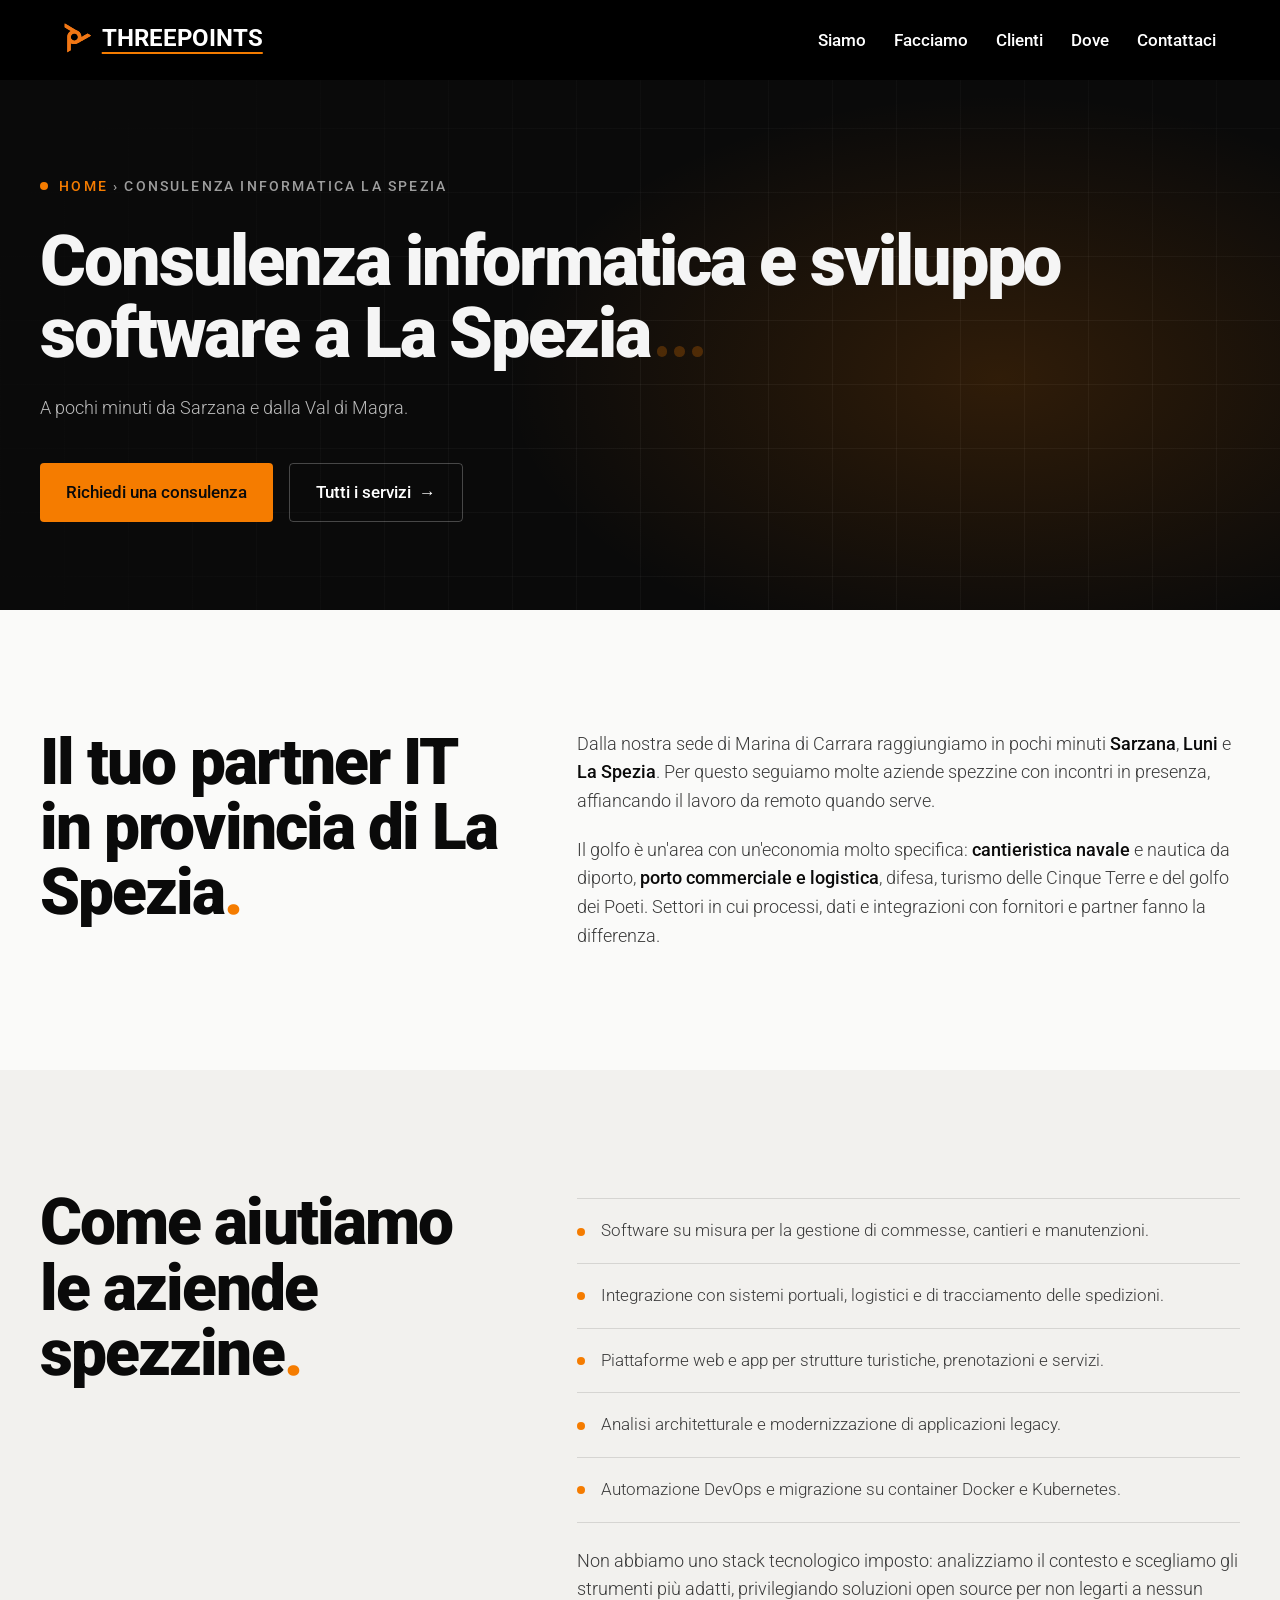
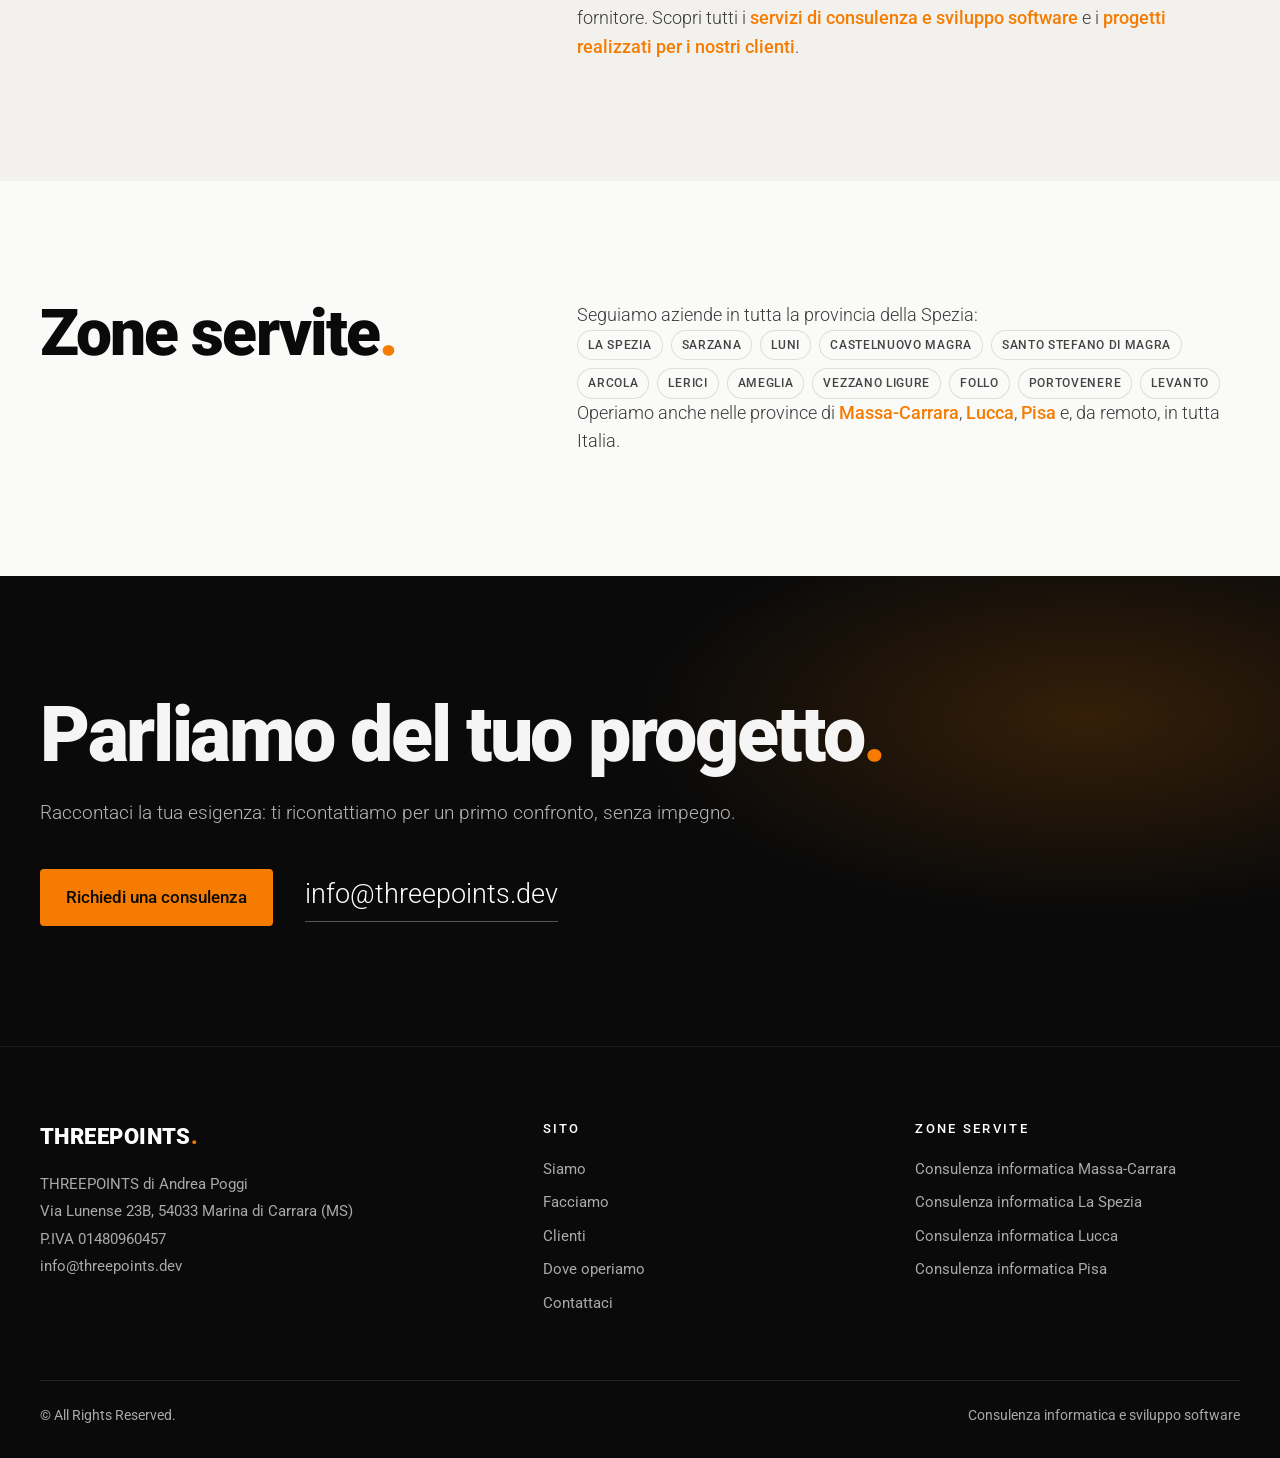
<file: consulenza-informatica-la-spezia/index.html>
<!DOCTYPE html>
<html lang="it" prefix="og: https://ogp.me/ns#">

<head>
    <meta charset="UTF-8">
    <meta name="viewport" content="width=device-width, initial-scale=1.0">

    <!-- Stato iniziale dell'ingresso: impostato prima del primo disegno.
         Senza JavaScript la classe non c'è e il contenuto è subito visibile. -->
    <script>document.documentElement.classList.add('pre')</script>

    <title>Consulenza Informatica e Sviluppo Software a La Spezia | Threepoints</title>
    <meta name="description" content="Consulenza informatica e sviluppo software su misura a La Spezia, Sarzana, Lerici e Val di Magra. A pochi minuti da Marina di Carrara: app, microservizi e DevOps.">
    <meta name="robots" content="index, follow, max-image-preview:large">
    <link rel="canonical" href="https://threepoints.dev/consulenza-informatica-la-spezia/">
    <meta name="theme-color" content="#000000">

    <meta property="og:title" content="Consulenza Informatica e Sviluppo Software a La Spezia | Threepoints" />
    <meta property="og:type" content="website" />
    <meta property="og:locale" content="it_IT" />
    <meta property="og:site_name" content="Threepoints" />
    <meta property="og:description" content="Consulenza informatica e sviluppo software su misura a La Spezia, Sarzana, Lerici e Val di Magra. A pochi minuti da Marina di Carrara: app, microservizi e DevOps." />
    <meta property="og:image" content="https://threepoints.dev/images/ogimage.png" />
    <meta property="og:url" content="https://threepoints.dev/consulenza-informatica-la-spezia/" />
    <meta name="twitter:card" content="summary_large_image">

    <link rel="icon" type="image/svg+xml" href="/images/favicon.svg" />
    <link rel="icon" type="image/png" href="/images/favicon.png" />

    <script type="application/ld+json">
    {
        "@context": "https://schema.org",
        "@graph": [
            {
                "@type": "Service",
                "@id": "https://threepoints.dev/consulenza-informatica-la-spezia/#service",
                "name": "Consulenza informatica e sviluppo software - La Spezia",
                "serviceType": [
                    "Consulenza informatica",
                    "Sviluppo software su misura"
                ],
                "url": "https://threepoints.dev/consulenza-informatica-la-spezia/",
                "description": "Consulenza informatica e sviluppo software su misura a La Spezia, Sarzana, Lerici e Val di Magra. A pochi minuti da Marina di Carrara: app, microservizi e DevOps.",
                "provider": {
                    "@id": "https://threepoints.dev/#organization"
                },
                "areaServed": {
                    "@type": "AdministrativeArea",
                    "name": "Provincia della Spezia"
                }
            },
            {
                "@type": [
                    "ProfessionalService",
                    "LocalBusiness"
                ],
                "@id": "https://threepoints.dev/#organization",
                "name": "Threepoints",
                "url": "https://threepoints.dev/",
                "email": "info@threepoints.dev",
                "image": "https://threepoints.dev/images/ogimage.png",
                "address": {
                    "@type": "PostalAddress",
                    "streetAddress": "Via Lunense 23B",
                    "postalCode": "54033",
                    "addressLocality": "Marina di Carrara",
                    "addressRegion": "MS",
                    "addressCountry": "IT"
                }
            },
            {
                "@type": "BreadcrumbList",
                "itemListElement": [
                    {
                        "@type": "ListItem",
                        "position": 1,
                        "name": "Home",
                        "item": "https://threepoints.dev/"
                    },
                    {
                        "@type": "ListItem",
                        "position": 2,
                        "name": "Consulenza informatica La Spezia",
                        "item": "https://threepoints.dev/consulenza-informatica-la-spezia/"
                    }
                ]
            }
        ]
    }
    </script>

    <!-- Font ospitati in locale: nessuna richiesta bloccante verso domini esterni -->
    <link rel="preload" href="/fonts/roboto-latin.woff2" as="font" type="font/woff2" crossorigin>
    <link rel="preload" href="/fonts/material-symbols.woff2" as="font" type="font/woff2" crossorigin>
    <style>
        @font-face {
            font-family: 'Roboto';
            font-style: normal;
            font-weight: 300 900;
            font-stretch: 100%;
            font-display: swap;
            src: url(/fonts/roboto-latin.woff2) format('woff2');
            unicode-range: U+0000-00FF, U+0131, U+0152-0153, U+02BB-02BC, U+02C6, U+02DA, U+02DC, U+0304, U+0308, U+0329, U+2000-206F, U+20AC, U+2122, U+2191, U+2193, U+2212, U+2215, U+FEFF, U+FFFD;
        }

        @font-face {
            font-family: 'Material Symbols Outlined';
            font-style: normal;
            font-weight: 400;
            font-display: block;
            src: url(/fonts/material-symbols.woff2) format('woff2');
        }

        .material-symbols-outlined {
            font-family: 'Material Symbols Outlined';
            font-weight: normal;
            font-style: normal;
            font-size: 24px;
            line-height: 1;
            letter-spacing: normal;
            text-transform: none;
            display: inline-block;
            white-space: nowrap;
            word-wrap: normal;
            direction: ltr;
            -webkit-font-feature-settings: 'liga';
            -webkit-font-smoothing: antialiased;
        }
    </style>

    <!-- CSS di base (in index.html è inline insieme alla schermata di caricamento) -->
    <style>
        * {
            margin: 0;
            padding: 0;
            box-sizing: border-box;
        }

        body {
            font-family: 'Roboto', sans-serif;
            line-height: 1.6;
        }
    </style>

    <link rel="stylesheet" href="/styles.min.css">
    <script defer src="/script.js"></script>
</head>

<body>
    <nav class="navbar">
        <div class="navbar-content">
            <div class="logo">
                <strong>
                    <a href="/"><img src="/images/logo-mark.svg" alt="" class="logo-mark" width="28" height="30" />THREEPOINTS</a>
                </strong>
            </div>
            <div class="menu-desktop">
                <a href="/#siamo">Siamo</a>
                <a href="/#facciamo">Facciamo</a>
                <a href="/#clienti">Clienti</a>
                <a href="/#dove">Dove</a>
                <a href="/#contattaci">Contattaci</a>
            </div>
            <div class="menu-mobile">
                <button class="menu-toggle" id="menu-toggle" aria-label="Apri il menu">
                    <span class="material-symbols-outlined" style="color: white;">menu</span>
                </button>
            </div>
        </div>
        <div class="menu-mobile-items" id="mobile-menu">
            <button class="close-menu" id="close-menu" aria-label="Chiudi il menu">
                <span class="material-symbols-outlined">close</span>
            </button>
            <a href="/#siamo">Siamo</a>
            <a href="/#facciamo">Facciamo</a>
            <a href="/#clienti">Clienti</a>
            <a href="/#dove">Dove</a>
            <a href="/#contattaci">Contattaci</a>

            <div class="menu-mobile-footer" id="menu-mobile-footer">
                <p>© All Rights Reserved.</p>
                <p>THREEPOINTS di Andrea Poggi.</p>
                <p><a href="mailto:info@threepoints.dev">info@threepoints.dev</a></p>
            </div>
        </div>
    </nav>

    <header class="hero-v2 hero-v2-local">
        <div class="hero-v2-inner">
            <div class="hero-v2-copy">
                <nav class="hero-v2-eyebrow" data-in="fade" aria-label="Breadcrumb">
                    <span class="hero-v2-pulse" aria-hidden="true"></span>
                    <a href="/">Home</a> › Consulenza informatica La Spezia
                </nav>

                <h1>
                    <span class="hero-v2-title">
                        <span class="line"><span data-in="line">Consulenza informatica e sviluppo software a La Spezia<span class="tp-dots"
                                    aria-hidden="true"><i></i><i></i><i></i></span></span></span>
                    </span>
                </h1>

                <p class="hero-v2-lead" data-in="fade">A pochi minuti da Sarzana e dalla Val di Magra.</p>

                <div class="hero-v2-actions" data-in="fade">
                    <a class="hero-v2-btn primary"
                        href="mailto:info@threepoints.dev?subject=Richiesta%20consulenza%20-%20La%20Spezia">Richiedi una consulenza</a>
                    <a class="hero-v2-btn ghost" href="/#facciamo">Tutti i servizi <span aria-hidden="true">→</span></a>
                </div>
            </div>
        </div>
    </header>

    <main>
    <section class="section">
        <div class="section-inner split">
            <div class="section-head">
                <h2 class="section-title">Il tuo partner IT in provincia di La Spezia<span class="accent">.</span></h2>
            </div>

            <div class="prose">
                <p>Dalla nostra sede di Marina di Carrara raggiungiamo in pochi minuti <strong>Sarzana</strong>, <strong>Luni</strong> e <strong>La Spezia</strong>. Per questo seguiamo molte aziende spezzine con incontri in presenza, affiancando il lavoro da remoto quando serve.</p>
                <p>Il golfo è un'area con un'economia molto specifica: <strong>cantieristica navale</strong> e nautica da diporto, <strong>porto commerciale e logistica</strong>, difesa, turismo delle Cinque Terre e del golfo dei Poeti. Settori in cui processi, dati e integrazioni con fornitori e partner fanno la differenza.</p>
            </div>
        </div>
    </section>

    <section class="section tone-2">
        <div class="section-inner split">
            <div class="section-head">
                <h2 class="section-title">Come aiutiamo le aziende spezzine<span class="accent">.</span></h2>
            </div>

            <div class="prose">
                <ul class="checklist">
                    <li>Software su misura per la gestione di commesse, cantieri e manutenzioni.</li>
                    <li>Integrazione con sistemi portuali, logistici e di tracciamento delle spedizioni.</li>
                    <li>Piattaforme web e app per strutture turistiche, prenotazioni e servizi.</li>
                    <li>Analisi architetturale e modernizzazione di applicazioni legacy.</li>
                    <li>Automazione DevOps e migrazione su container Docker e Kubernetes.</li>
                </ul>

                <p>Non abbiamo uno stack tecnologico imposto: analizziamo il contesto e scegliamo gli strumenti più
                    adatti, privilegiando soluzioni open source per non legarti a nessun fornitore. Scopri tutti i
                    <a href="/#facciamo">servizi di consulenza e sviluppo software</a> e i
                    <a href="/#clienti">progetti realizzati per i nostri clienti</a>.</p>
            </div>
        </div>
    </section>

    <section class="section">
        <div class="section-inner split">
            <div class="section-head">
                <h2 class="section-title">Zone servite<span class="accent">.</span></h2>
            </div>

            <div class="prose">
                <p>Seguiamo aziende in tutta la provincia della Spezia:</p>
                <div class="towns">
                    <span class="badge">La Spezia</span>
                    <span class="badge">Sarzana</span>
                    <span class="badge">Luni</span>
                    <span class="badge">Castelnuovo Magra</span>
                    <span class="badge">Santo Stefano di Magra</span>
                    <span class="badge">Arcola</span>
                    <span class="badge">Lerici</span>
                    <span class="badge">Ameglia</span>
                    <span class="badge">Vezzano Ligure</span>
                    <span class="badge">Follo</span>
                    <span class="badge">Portovenere</span>
                    <span class="badge">Levanto</span>
                </div>
                <p>Operiamo anche nelle province di <a href="/consulenza-informatica-massa-carrara/">Massa-Carrara</a>, <a href="/consulenza-informatica-lucca/">Lucca</a>, <a href="/consulenza-informatica-pisa/">Pisa</a> e, da remoto, in tutta Italia.</p>
            </div>
        </div>
    </section>

    <section class="section contact">
        <div class="section-inner">
            <div class="section-head">
                <h2 class="section-title">Parliamo del tuo progetto<span class="accent">.</span></h2>
                <p class="section-lead">Raccontaci la tua esigenza: ti ricontattiamo per un primo confronto,
                    senza impegno.</p>
            </div>

            <div class="contact-actions">
                <a class="btn primary"
                    href="mailto:info@threepoints.dev?subject=Richiesta%20consulenza%20-%20La%20Spezia">Richiedi una consulenza</a>
                <a class="contact-mail" href="mailto:info@threepoints.dev">info@threepoints.dev</a>
            </div>
        </div>
    </section>
    </main>

    <footer class="footer">
        <div class="footer-inner">
            <div>
                <p class="footer-brand">THREEPOINTS<span aria-hidden="true">.</span></p>
                <address>
                    THREEPOINTS di Andrea Poggi<br>
                    Via Lunense 23B, 54033 Marina di Carrara (MS)<br>
                    P.IVA 01480960457<br>
                    <a href="mailto:info@threepoints.dev">info@threepoints.dev</a>
                </address>
            </div>
            <nav aria-label="Sezioni">
                <p class="footer-heading">Sito</p>
                <ul>
                <li><a href="/#siamo">Siamo</a></li>
                <li><a href="/#facciamo">Facciamo</a></li>
                <li><a href="/#clienti">Clienti</a></li>
                <li><a href="/#dove">Dove operiamo</a></li>
                <li><a href="/#contattaci">Contattaci</a></li>
                </ul>
            </nav>
            <nav aria-label="Zone servite">
                <p class="footer-heading">Zone servite</p>
                <ul>
                <li><a href="/consulenza-informatica-massa-carrara/">Consulenza informatica Massa-Carrara</a></li>
                <li><a href="/consulenza-informatica-la-spezia/">Consulenza informatica La Spezia</a></li>
                <li><a href="/consulenza-informatica-lucca/">Consulenza informatica Lucca</a></li>
                <li><a href="/consulenza-informatica-pisa/">Consulenza informatica Pisa</a></li>
                </ul>
            </nav>
        </div>
        <div class="footer-bottom">
            <p>© All Rights Reserved.</p>
            <p>Consulenza informatica e sviluppo software</p>
        </div>
    </footer>

</body>

</html>
</file>
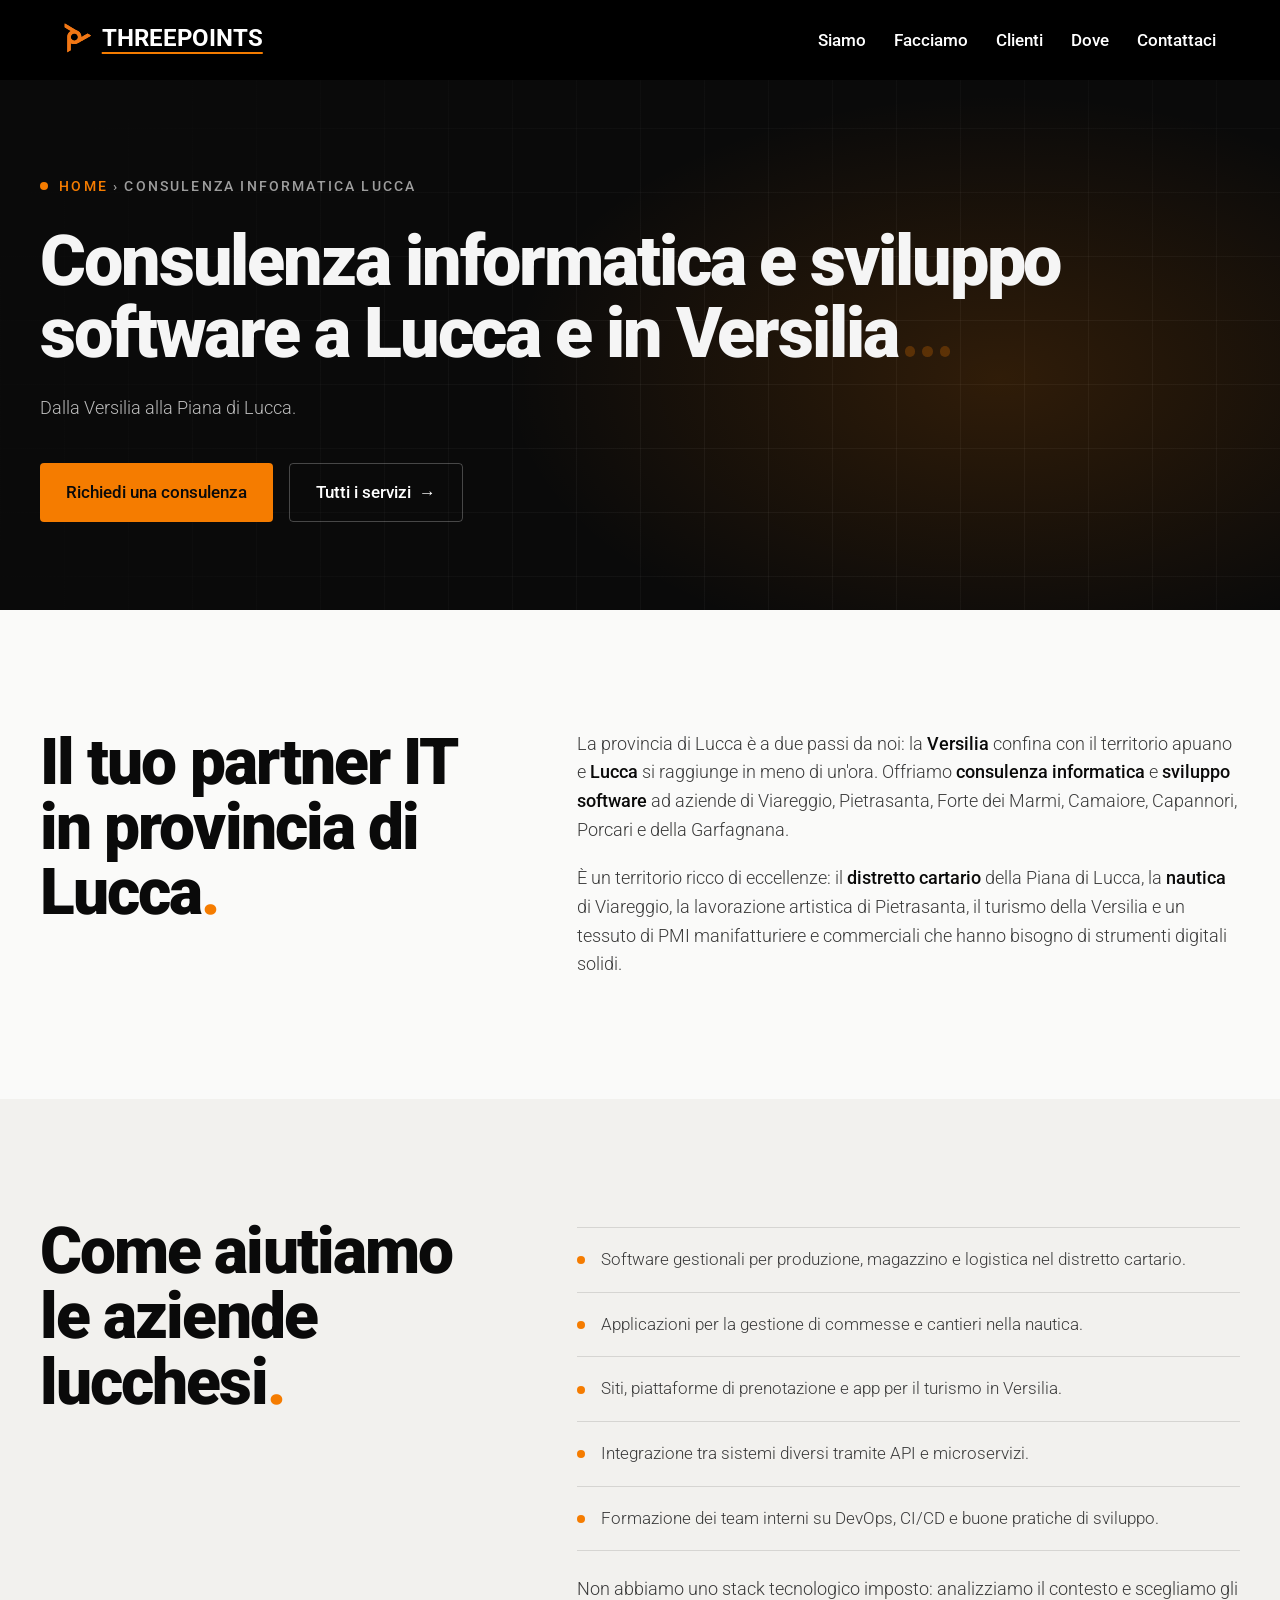
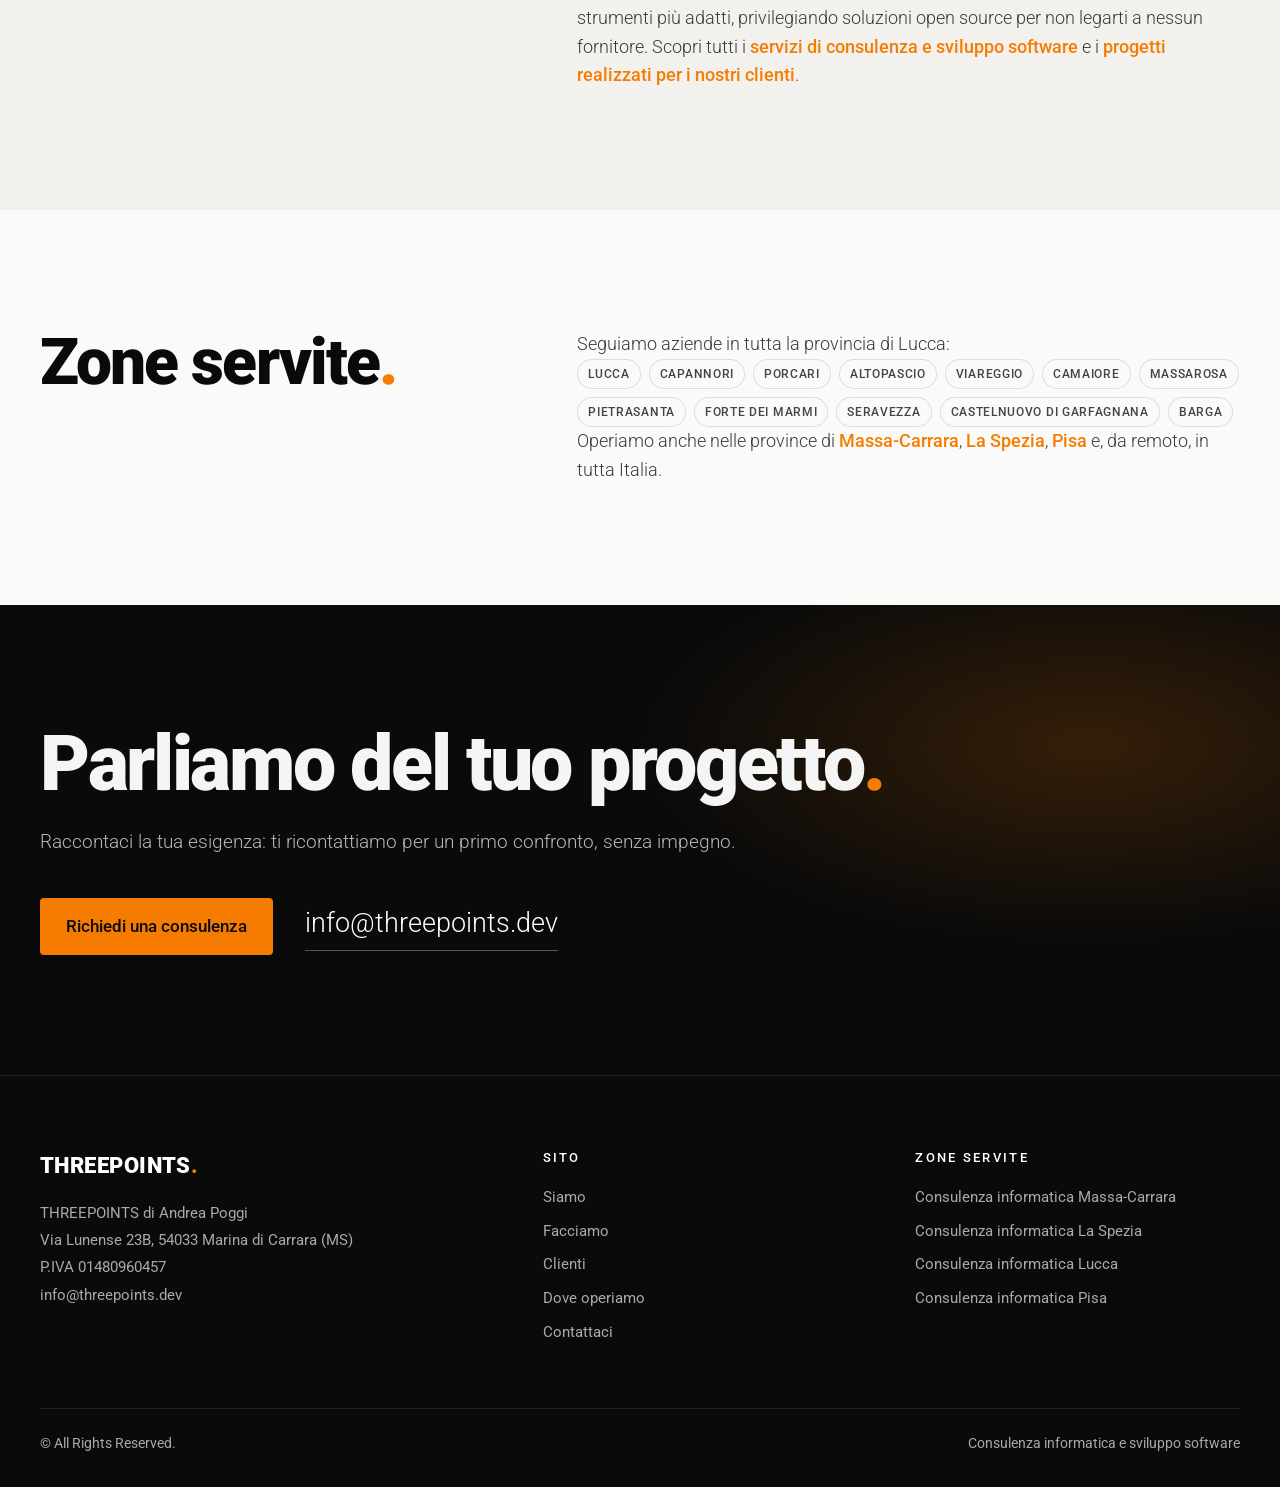
<file: consulenza-informatica-lucca/index.html>
<!DOCTYPE html>
<html lang="it" prefix="og: https://ogp.me/ns#">

<head>
    <meta charset="UTF-8">
    <meta name="viewport" content="width=device-width, initial-scale=1.0">

    <!-- Stato iniziale dell'ingresso: impostato prima del primo disegno.
         Senza JavaScript la classe non c'è e il contenuto è subito visibile. -->
    <script>document.documentElement.classList.add('pre')</script>

    <title>Consulenza Informatica e Sviluppo Software a Lucca e in Versilia | Threepoints</title>
    <meta name="description" content="Consulenza informatica e sviluppo software su misura a Lucca, Viareggio, Pietrasanta e Capannori. Gestionali, app mobile, microservizi e DevOps per le aziende lucchesi.">
    <meta name="robots" content="index, follow, max-image-preview:large">
    <link rel="canonical" href="https://threepoints.dev/consulenza-informatica-lucca/">
    <meta name="theme-color" content="#000000">

    <meta property="og:title" content="Consulenza Informatica e Sviluppo Software a Lucca e in Versilia | Threepoints" />
    <meta property="og:type" content="website" />
    <meta property="og:locale" content="it_IT" />
    <meta property="og:site_name" content="Threepoints" />
    <meta property="og:description" content="Consulenza informatica e sviluppo software su misura a Lucca, Viareggio, Pietrasanta e Capannori. Gestionali, app mobile, microservizi e DevOps per le aziende lucchesi." />
    <meta property="og:image" content="https://threepoints.dev/images/ogimage.png" />
    <meta property="og:url" content="https://threepoints.dev/consulenza-informatica-lucca/" />
    <meta name="twitter:card" content="summary_large_image">

    <link rel="icon" type="image/svg+xml" href="/images/favicon.svg" />
    <link rel="icon" type="image/png" href="/images/favicon.png" />

    <script type="application/ld+json">
    {
        "@context": "https://schema.org",
        "@graph": [
            {
                "@type": "Service",
                "@id": "https://threepoints.dev/consulenza-informatica-lucca/#service",
                "name": "Consulenza informatica e sviluppo software - Lucca",
                "serviceType": [
                    "Consulenza informatica",
                    "Sviluppo software su misura"
                ],
                "url": "https://threepoints.dev/consulenza-informatica-lucca/",
                "description": "Consulenza informatica e sviluppo software su misura a Lucca, Viareggio, Pietrasanta e Capannori. Gestionali, app mobile, microservizi e DevOps per le aziende lucchesi.",
                "provider": {
                    "@id": "https://threepoints.dev/#organization"
                },
                "areaServed": {
                    "@type": "AdministrativeArea",
                    "name": "Provincia di Lucca"
                }
            },
            {
                "@type": [
                    "ProfessionalService",
                    "LocalBusiness"
                ],
                "@id": "https://threepoints.dev/#organization",
                "name": "Threepoints",
                "url": "https://threepoints.dev/",
                "email": "info@threepoints.dev",
                "image": "https://threepoints.dev/images/ogimage.png",
                "address": {
                    "@type": "PostalAddress",
                    "streetAddress": "Via Lunense 23B",
                    "postalCode": "54033",
                    "addressLocality": "Marina di Carrara",
                    "addressRegion": "MS",
                    "addressCountry": "IT"
                }
            },
            {
                "@type": "BreadcrumbList",
                "itemListElement": [
                    {
                        "@type": "ListItem",
                        "position": 1,
                        "name": "Home",
                        "item": "https://threepoints.dev/"
                    },
                    {
                        "@type": "ListItem",
                        "position": 2,
                        "name": "Consulenza informatica Lucca",
                        "item": "https://threepoints.dev/consulenza-informatica-lucca/"
                    }
                ]
            }
        ]
    }
    </script>

    <!-- Font ospitati in locale: nessuna richiesta bloccante verso domini esterni -->
    <link rel="preload" href="/fonts/roboto-latin.woff2" as="font" type="font/woff2" crossorigin>
    <link rel="preload" href="/fonts/material-symbols.woff2" as="font" type="font/woff2" crossorigin>
    <style>
        @font-face {
            font-family: 'Roboto';
            font-style: normal;
            font-weight: 300 900;
            font-stretch: 100%;
            font-display: swap;
            src: url(/fonts/roboto-latin.woff2) format('woff2');
            unicode-range: U+0000-00FF, U+0131, U+0152-0153, U+02BB-02BC, U+02C6, U+02DA, U+02DC, U+0304, U+0308, U+0329, U+2000-206F, U+20AC, U+2122, U+2191, U+2193, U+2212, U+2215, U+FEFF, U+FFFD;
        }

        @font-face {
            font-family: 'Material Symbols Outlined';
            font-style: normal;
            font-weight: 400;
            font-display: block;
            src: url(/fonts/material-symbols.woff2) format('woff2');
        }

        .material-symbols-outlined {
            font-family: 'Material Symbols Outlined';
            font-weight: normal;
            font-style: normal;
            font-size: 24px;
            line-height: 1;
            letter-spacing: normal;
            text-transform: none;
            display: inline-block;
            white-space: nowrap;
            word-wrap: normal;
            direction: ltr;
            -webkit-font-feature-settings: 'liga';
            -webkit-font-smoothing: antialiased;
        }
    </style>

    <!-- CSS di base (in index.html è inline insieme alla schermata di caricamento) -->
    <style>
        * {
            margin: 0;
            padding: 0;
            box-sizing: border-box;
        }

        body {
            font-family: 'Roboto', sans-serif;
            line-height: 1.6;
        }
    </style>

    <link rel="stylesheet" href="/styles.min.css">
    <script defer src="/script.js"></script>
</head>

<body>
    <nav class="navbar">
        <div class="navbar-content">
            <div class="logo">
                <strong>
                    <a href="/"><img src="/images/logo-mark.svg" alt="" class="logo-mark" width="28" height="30" />THREEPOINTS</a>
                </strong>
            </div>
            <div class="menu-desktop">
                <a href="/#siamo">Siamo</a>
                <a href="/#facciamo">Facciamo</a>
                <a href="/#clienti">Clienti</a>
                <a href="/#dove">Dove</a>
                <a href="/#contattaci">Contattaci</a>
            </div>
            <div class="menu-mobile">
                <button class="menu-toggle" id="menu-toggle" aria-label="Apri il menu">
                    <span class="material-symbols-outlined" style="color: white;">menu</span>
                </button>
            </div>
        </div>
        <div class="menu-mobile-items" id="mobile-menu">
            <button class="close-menu" id="close-menu" aria-label="Chiudi il menu">
                <span class="material-symbols-outlined">close</span>
            </button>
            <a href="/#siamo">Siamo</a>
            <a href="/#facciamo">Facciamo</a>
            <a href="/#clienti">Clienti</a>
            <a href="/#dove">Dove</a>
            <a href="/#contattaci">Contattaci</a>

            <div class="menu-mobile-footer" id="menu-mobile-footer">
                <p>© All Rights Reserved.</p>
                <p>THREEPOINTS di Andrea Poggi.</p>
                <p><a href="mailto:info@threepoints.dev">info@threepoints.dev</a></p>
            </div>
        </div>
    </nav>

    <header class="hero-v2 hero-v2-local">
        <div class="hero-v2-inner">
            <div class="hero-v2-copy">
                <nav class="hero-v2-eyebrow" data-in="fade" aria-label="Breadcrumb">
                    <span class="hero-v2-pulse" aria-hidden="true"></span>
                    <a href="/">Home</a> › Consulenza informatica Lucca
                </nav>

                <h1>
                    <span class="hero-v2-title">
                        <span class="line"><span data-in="line">Consulenza informatica e sviluppo software a Lucca e in Versilia<span class="tp-dots"
                                    aria-hidden="true"><i></i><i></i><i></i></span></span></span>
                    </span>
                </h1>

                <p class="hero-v2-lead" data-in="fade">Dalla Versilia alla Piana di Lucca.</p>

                <div class="hero-v2-actions" data-in="fade">
                    <a class="hero-v2-btn primary"
                        href="mailto:info@threepoints.dev?subject=Richiesta%20consulenza%20-%20Lucca">Richiedi una consulenza</a>
                    <a class="hero-v2-btn ghost" href="/#facciamo">Tutti i servizi <span aria-hidden="true">→</span></a>
                </div>
            </div>
        </div>
    </header>

    <main>
    <section class="section">
        <div class="section-inner split">
            <div class="section-head">
                <h2 class="section-title">Il tuo partner IT in provincia di Lucca<span class="accent">.</span></h2>
            </div>

            <div class="prose">
                <p>La provincia di Lucca è a due passi da noi: la <strong>Versilia</strong> confina con il territorio apuano e <strong>Lucca</strong> si raggiunge in meno di un'ora. Offriamo <strong>consulenza informatica</strong> e <strong>sviluppo software</strong> ad aziende di Viareggio, Pietrasanta, Forte dei Marmi, Camaiore, Capannori, Porcari e della Garfagnana.</p>
                <p>È un territorio ricco di eccellenze: il <strong>distretto cartario</strong> della Piana di Lucca, la <strong>nautica</strong> di Viareggio, la lavorazione artistica di Pietrasanta, il turismo della Versilia e un tessuto di PMI manifatturiere e commerciali che hanno bisogno di strumenti digitali solidi.</p>
            </div>
        </div>
    </section>

    <section class="section tone-2">
        <div class="section-inner split">
            <div class="section-head">
                <h2 class="section-title">Come aiutiamo le aziende lucchesi<span class="accent">.</span></h2>
            </div>

            <div class="prose">
                <ul class="checklist">
                    <li>Software gestionali per produzione, magazzino e logistica nel distretto cartario.</li>
                    <li>Applicazioni per la gestione di commesse e cantieri nella nautica.</li>
                    <li>Siti, piattaforme di prenotazione e app per il turismo in Versilia.</li>
                    <li>Integrazione tra sistemi diversi tramite API e microservizi.</li>
                    <li>Formazione dei team interni su DevOps, CI/CD e buone pratiche di sviluppo.</li>
                </ul>

                <p>Non abbiamo uno stack tecnologico imposto: analizziamo il contesto e scegliamo gli strumenti più
                    adatti, privilegiando soluzioni open source per non legarti a nessun fornitore. Scopri tutti i
                    <a href="/#facciamo">servizi di consulenza e sviluppo software</a> e i
                    <a href="/#clienti">progetti realizzati per i nostri clienti</a>.</p>
            </div>
        </div>
    </section>

    <section class="section">
        <div class="section-inner split">
            <div class="section-head">
                <h2 class="section-title">Zone servite<span class="accent">.</span></h2>
            </div>

            <div class="prose">
                <p>Seguiamo aziende in tutta la provincia di Lucca:</p>
                <div class="towns">
                    <span class="badge">Lucca</span>
                    <span class="badge">Capannori</span>
                    <span class="badge">Porcari</span>
                    <span class="badge">Altopascio</span>
                    <span class="badge">Viareggio</span>
                    <span class="badge">Camaiore</span>
                    <span class="badge">Massarosa</span>
                    <span class="badge">Pietrasanta</span>
                    <span class="badge">Forte dei Marmi</span>
                    <span class="badge">Seravezza</span>
                    <span class="badge">Castelnuovo di Garfagnana</span>
                    <span class="badge">Barga</span>
                </div>
                <p>Operiamo anche nelle province di <a href="/consulenza-informatica-massa-carrara/">Massa-Carrara</a>, <a href="/consulenza-informatica-la-spezia/">La Spezia</a>, <a href="/consulenza-informatica-pisa/">Pisa</a> e, da remoto, in tutta Italia.</p>
            </div>
        </div>
    </section>

    <section class="section contact">
        <div class="section-inner">
            <div class="section-head">
                <h2 class="section-title">Parliamo del tuo progetto<span class="accent">.</span></h2>
                <p class="section-lead">Raccontaci la tua esigenza: ti ricontattiamo per un primo confronto,
                    senza impegno.</p>
            </div>

            <div class="contact-actions">
                <a class="btn primary"
                    href="mailto:info@threepoints.dev?subject=Richiesta%20consulenza%20-%20Lucca">Richiedi una consulenza</a>
                <a class="contact-mail" href="mailto:info@threepoints.dev">info@threepoints.dev</a>
            </div>
        </div>
    </section>
    </main>

    <footer class="footer">
        <div class="footer-inner">
            <div>
                <p class="footer-brand">THREEPOINTS<span aria-hidden="true">.</span></p>
                <address>
                    THREEPOINTS di Andrea Poggi<br>
                    Via Lunense 23B, 54033 Marina di Carrara (MS)<br>
                    P.IVA 01480960457<br>
                    <a href="mailto:info@threepoints.dev">info@threepoints.dev</a>
                </address>
            </div>
            <nav aria-label="Sezioni">
                <p class="footer-heading">Sito</p>
                <ul>
                <li><a href="/#siamo">Siamo</a></li>
                <li><a href="/#facciamo">Facciamo</a></li>
                <li><a href="/#clienti">Clienti</a></li>
                <li><a href="/#dove">Dove operiamo</a></li>
                <li><a href="/#contattaci">Contattaci</a></li>
                </ul>
            </nav>
            <nav aria-label="Zone servite">
                <p class="footer-heading">Zone servite</p>
                <ul>
                <li><a href="/consulenza-informatica-massa-carrara/">Consulenza informatica Massa-Carrara</a></li>
                <li><a href="/consulenza-informatica-la-spezia/">Consulenza informatica La Spezia</a></li>
                <li><a href="/consulenza-informatica-lucca/">Consulenza informatica Lucca</a></li>
                <li><a href="/consulenza-informatica-pisa/">Consulenza informatica Pisa</a></li>
                </ul>
            </nav>
        </div>
        <div class="footer-bottom">
            <p>© All Rights Reserved.</p>
            <p>Consulenza informatica e sviluppo software</p>
        </div>
    </footer>

</body>

</html>
</file>
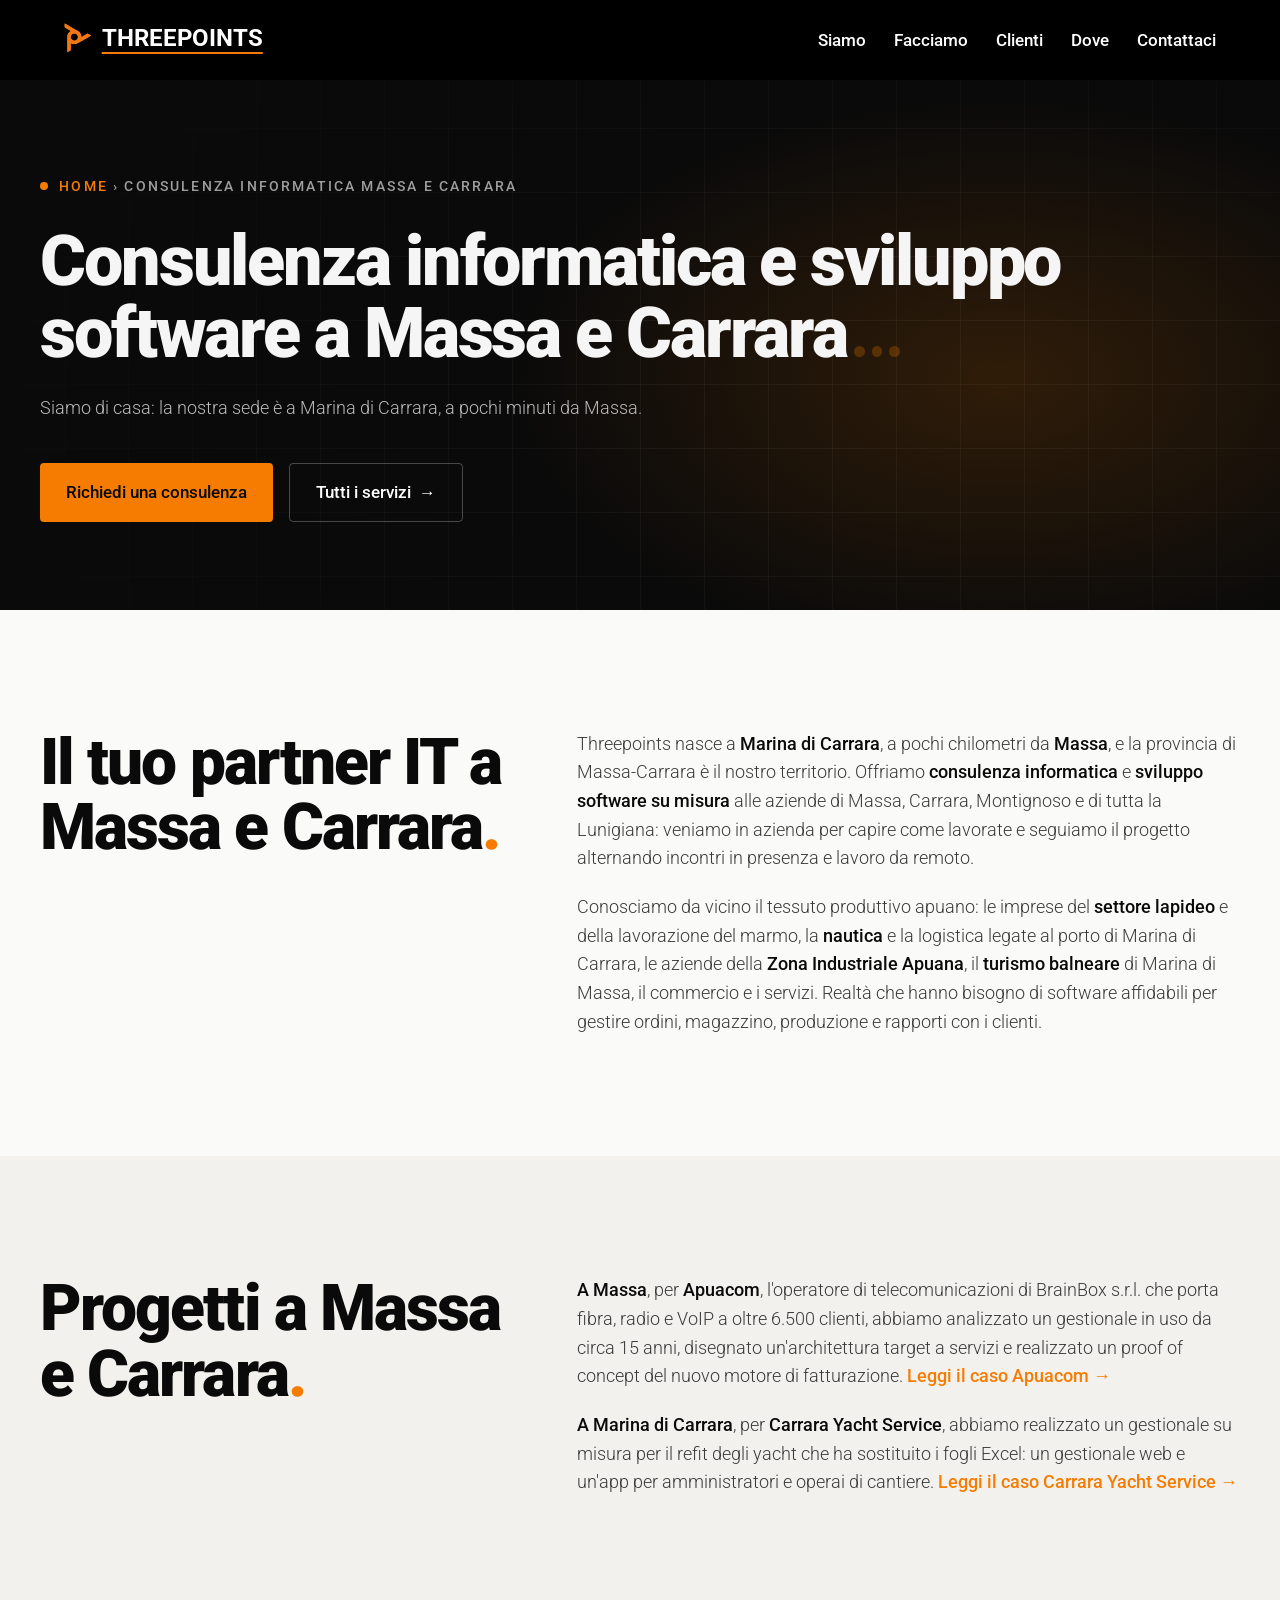
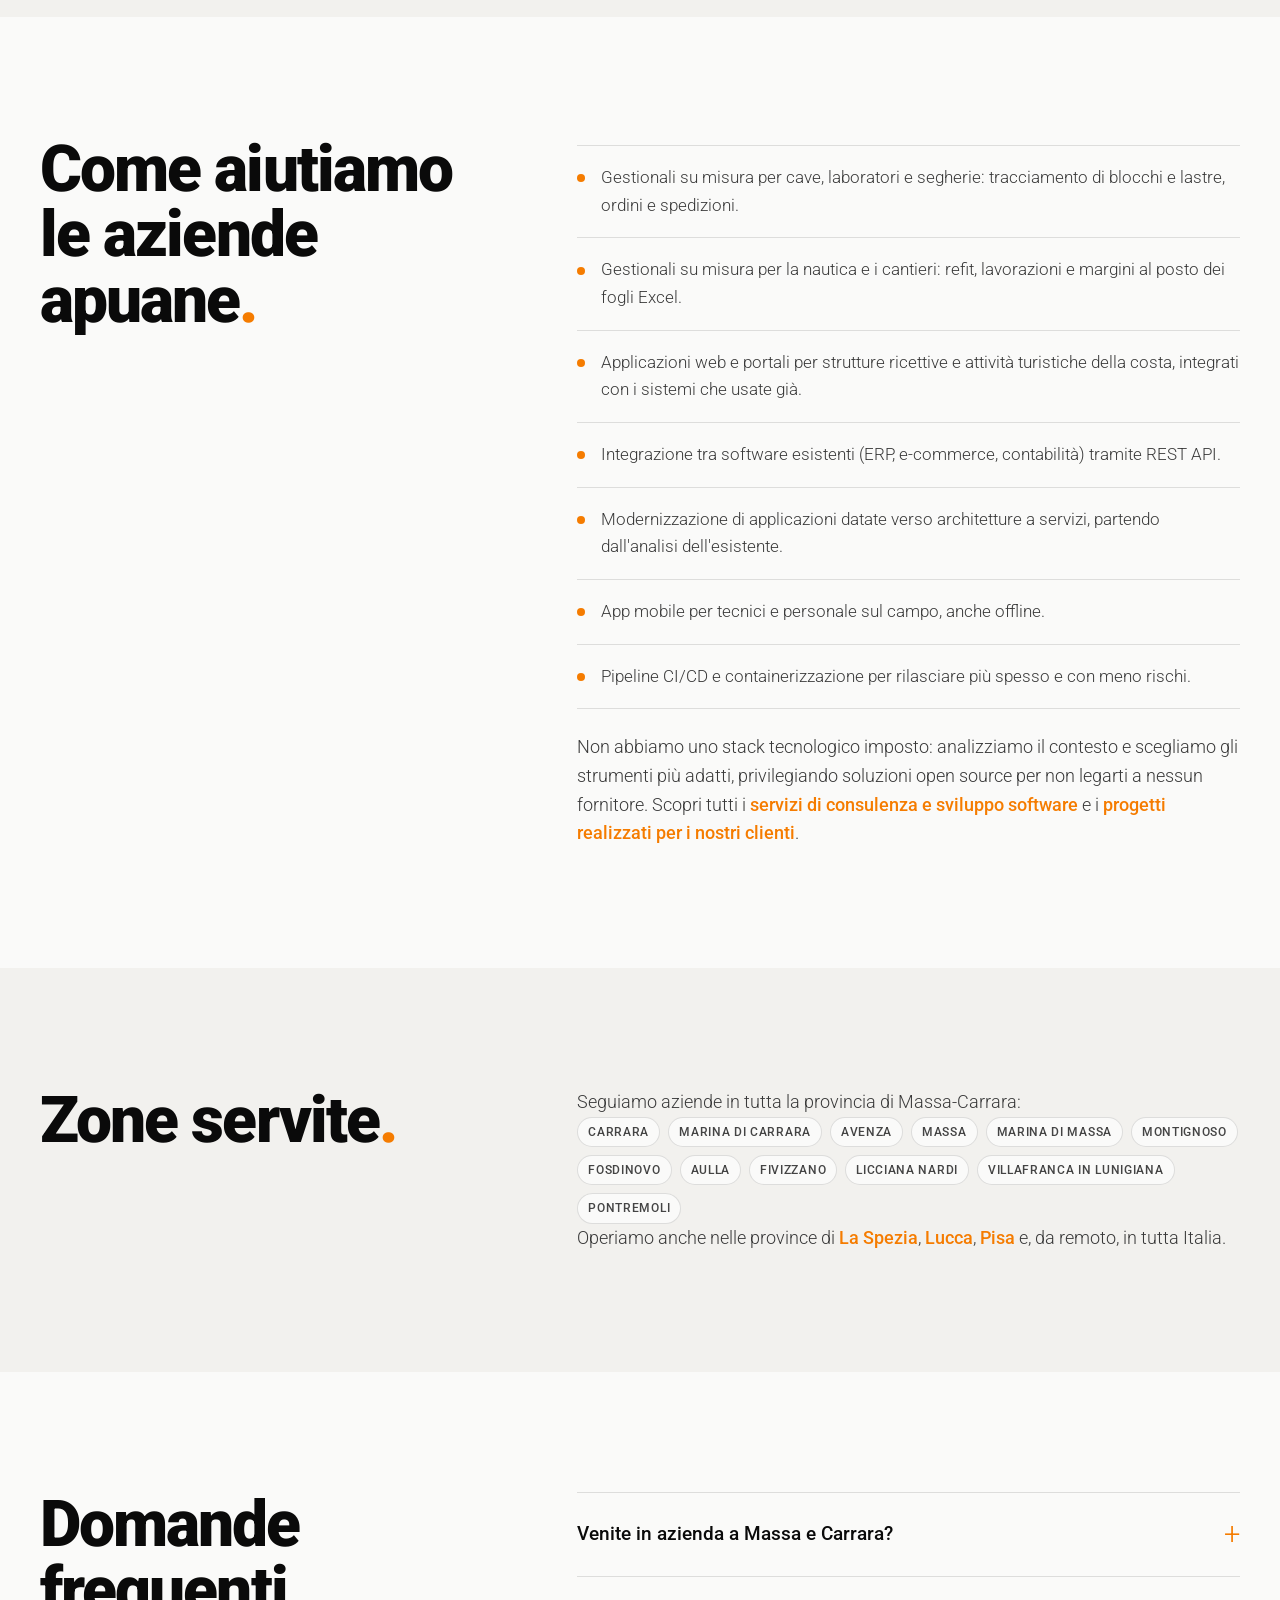
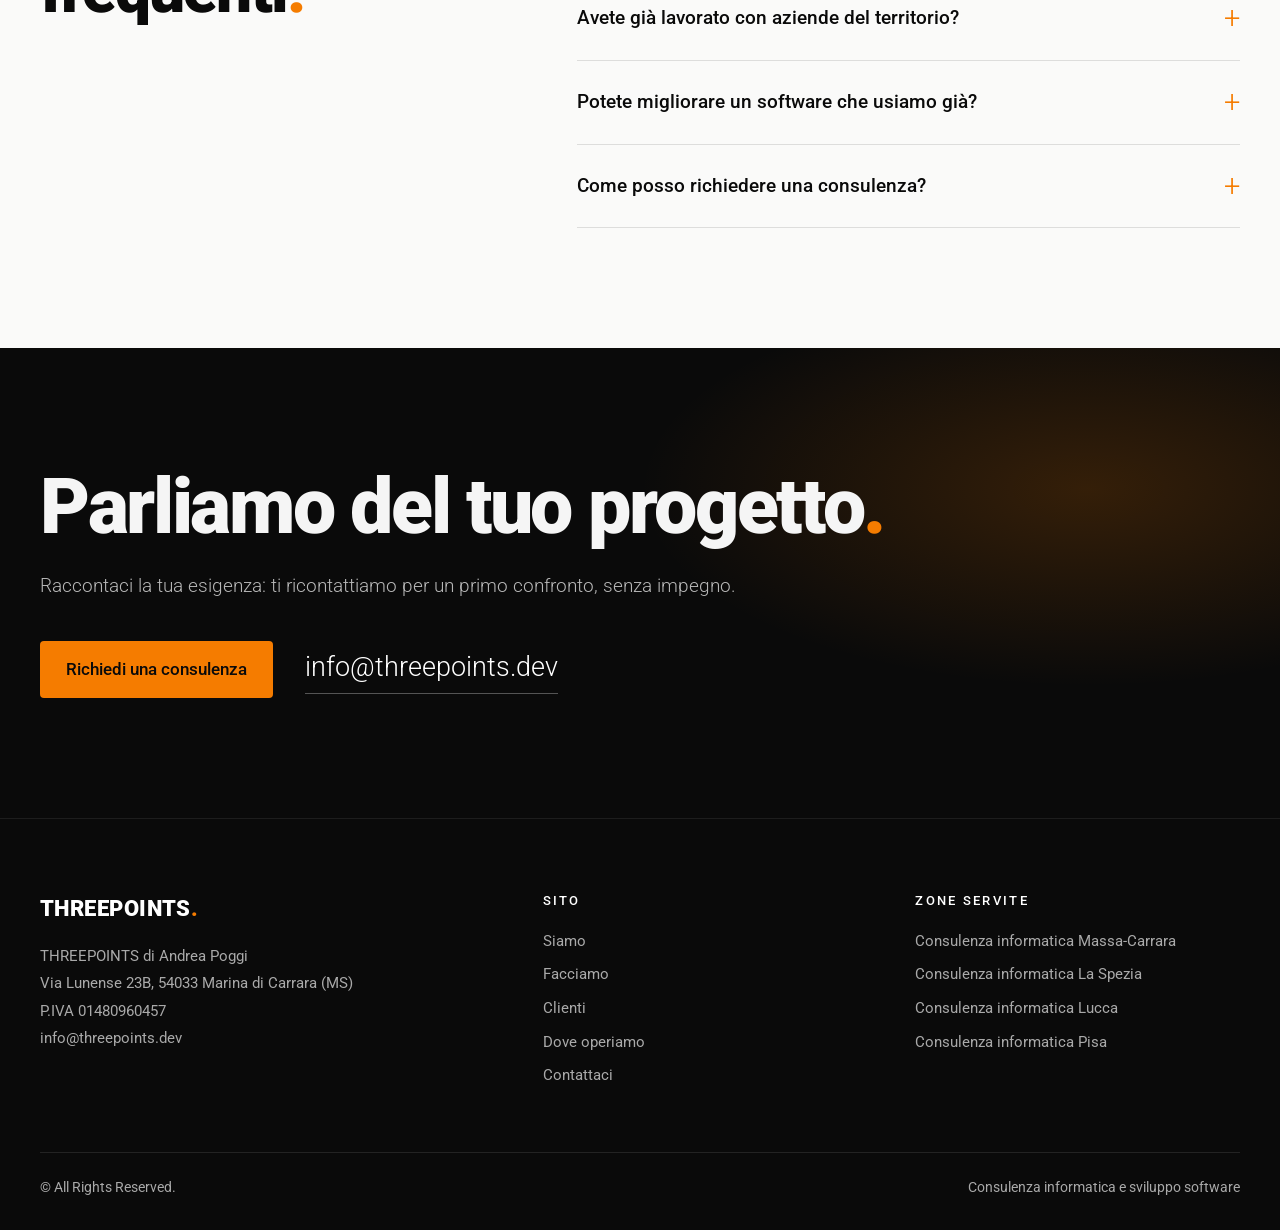
<file: consulenza-informatica-massa-carrara/index.html>
<!DOCTYPE html>
<html lang="it" prefix="og: https://ogp.me/ns#">

<head>
    <meta charset="UTF-8">
    <meta name="viewport" content="width=device-width, initial-scale=1.0">

    <!-- Stato iniziale dell'ingresso: impostato prima del primo disegno.
         Senza JavaScript la classe non c'è e il contenuto è subito visibile. -->
    <script>document.documentElement.classList.add('pre')</script>

    <title>Consulenza Informatica e Sviluppo Software a Massa e Carrara | Threepoints</title>
    <meta name="description" content="Consulenza informatica e sviluppo software su misura a Massa, Carrara e in Lunigiana: gestionali, app, integrazioni e modernizzazione di software esistenti.">
    <meta name="robots" content="index, follow, max-image-preview:large">
    <link rel="canonical" href="https://threepoints.dev/consulenza-informatica-massa-carrara/">
    <meta name="theme-color" content="#000000">

    <meta property="og:title" content="Consulenza Informatica e Sviluppo Software a Massa e Carrara | Threepoints" />
    <meta property="og:type" content="website" />
    <meta property="og:locale" content="it_IT" />
    <meta property="og:site_name" content="Threepoints" />
    <meta property="og:description" content="Consulenza informatica e sviluppo software su misura a Massa, Carrara e in Lunigiana: gestionali, app, integrazioni e modernizzazione di software esistenti." />
    <meta property="og:image" content="https://threepoints.dev/images/ogimage.png" />
    <meta property="og:url" content="https://threepoints.dev/consulenza-informatica-massa-carrara/" />
    <meta name="twitter:card" content="summary_large_image">

    <link rel="icon" type="image/svg+xml" href="/images/favicon.svg" />
    <link rel="icon" type="image/png" href="/images/favicon.png" />

    <script type="application/ld+json">
    {
        "@context": "https://schema.org",
        "@graph": [
            {
                "@type": "Service",
                "@id": "https://threepoints.dev/consulenza-informatica-massa-carrara/#service",
                "name": "Consulenza informatica e sviluppo software - Massa e Carrara",
                "serviceType": [
                    "Consulenza informatica",
                    "Sviluppo software su misura"
                ],
                "url": "https://threepoints.dev/consulenza-informatica-massa-carrara/",
                "description": "Consulenza informatica e sviluppo software su misura a Massa, Carrara e in Lunigiana: gestionali, app, integrazioni e modernizzazione di software esistenti.",
                "provider": {
                    "@id": "https://threepoints.dev/#organization"
                },
                "areaServed": [
                    { "@type": "City", "name": "Massa" },
                    { "@type": "City", "name": "Carrara" },
                    { "@type": "AdministrativeArea", "name": "Provincia di Massa-Carrara" }
                ]
            },
            {
                "@type": [
                    "ProfessionalService",
                    "LocalBusiness"
                ],
                "@id": "https://threepoints.dev/#organization",
                "name": "Threepoints",
                "url": "https://threepoints.dev/",
                "email": "info@threepoints.dev",
                "image": "https://threepoints.dev/images/ogimage.png",
                "address": {
                    "@type": "PostalAddress",
                    "streetAddress": "Via Lunense 23B",
                    "postalCode": "54033",
                    "addressLocality": "Marina di Carrara",
                    "addressRegion": "MS",
                    "addressCountry": "IT"
                }
            },
            {
                "@type": "BreadcrumbList",
                "itemListElement": [
                    {
                        "@type": "ListItem",
                        "position": 1,
                        "name": "Home",
                        "item": "https://threepoints.dev/"
                    },
                    {
                        "@type": "ListItem",
                        "position": 2,
                        "name": "Consulenza informatica Massa e Carrara",
                        "item": "https://threepoints.dev/consulenza-informatica-massa-carrara/"
                    }
                ]
            },
            {
                "@type": "FAQPage",
                "mainEntity": [
                    {
                        "@type": "Question",
                        "name": "Venite in azienda a Massa e Carrara?",
                        "acceptedAnswer": {
                            "@type": "Answer",
                            "text": "Sì. La nostra sede è a Marina di Carrara, a pochi chilometri da Massa: possiamo incontrarci nella tua azienda per capire come lavorate e proseguire il progetto alternando incontri in presenza e lavoro da remoto."
                        }
                    },
                    {
                        "@type": "Question",
                        "name": "Avete già lavorato con aziende del territorio?",
                        "acceptedAnswer": {
                            "@type": "Answer",
                            "text": "Sì. A Massa abbiamo seguito Apuacom, operatore di telecomunicazioni, nell'analisi e nella modernizzazione del gestionale; a Marina di Carrara abbiamo realizzato il gestionale per il refit di Carrara Yacht Service."
                        }
                    },
                    {
                        "@type": "Question",
                        "name": "Potete migliorare un software che usiamo già?",
                        "acceptedAnswer": {
                            "@type": "Answer",
                            "text": "Sì. Partiamo dall'analisi dell'esistente e proponiamo un percorso graduale: integrazioni con gli altri sistemi tramite REST API, sostituzione delle parti più critiche o modernizzazione completa, senza fermare l'operatività."
                        }
                    },
                    {
                        "@type": "Question",
                        "name": "Come posso richiedere una consulenza?",
                        "acceptedAnswer": {
                            "@type": "Answer",
                            "text": "Scrivi a info@threepoints.dev descrivendo il tuo progetto o la tua esigenza: ti ricontattiamo per un primo confronto, senza impegno."
                        }
                    }
                ]
            }
        ]
    }
    </script>

    <!-- Font ospitati in locale: nessuna richiesta bloccante verso domini esterni -->
    <link rel="preload" href="/fonts/roboto-latin.woff2" as="font" type="font/woff2" crossorigin>
    <link rel="preload" href="/fonts/material-symbols.woff2" as="font" type="font/woff2" crossorigin>
    <style>
        @font-face {
            font-family: 'Roboto';
            font-style: normal;
            font-weight: 300 900;
            font-stretch: 100%;
            font-display: swap;
            src: url(/fonts/roboto-latin.woff2) format('woff2');
            unicode-range: U+0000-00FF, U+0131, U+0152-0153, U+02BB-02BC, U+02C6, U+02DA, U+02DC, U+0304, U+0308, U+0329, U+2000-206F, U+20AC, U+2122, U+2191, U+2193, U+2212, U+2215, U+FEFF, U+FFFD;
        }

        @font-face {
            font-family: 'Material Symbols Outlined';
            font-style: normal;
            font-weight: 400;
            font-display: block;
            src: url(/fonts/material-symbols.woff2) format('woff2');
        }

        .material-symbols-outlined {
            font-family: 'Material Symbols Outlined';
            font-weight: normal;
            font-style: normal;
            font-size: 24px;
            line-height: 1;
            letter-spacing: normal;
            text-transform: none;
            display: inline-block;
            white-space: nowrap;
            word-wrap: normal;
            direction: ltr;
            -webkit-font-feature-settings: 'liga';
            -webkit-font-smoothing: antialiased;
        }
    </style>

    <!-- CSS di base (in index.html è inline insieme alla schermata di caricamento) -->
    <style>
        * {
            margin: 0;
            padding: 0;
            box-sizing: border-box;
        }

        body {
            font-family: 'Roboto', sans-serif;
            line-height: 1.6;
        }
    </style>

    <link rel="stylesheet" href="/styles.min.css">
    <script defer src="/script.js"></script>
</head>

<body>
    <nav class="navbar">
        <div class="navbar-content">
            <div class="logo">
                <strong>
                    <a href="/"><img src="/images/logo-mark.svg" alt="" class="logo-mark" width="28" height="30" />THREEPOINTS</a>
                </strong>
            </div>
            <div class="menu-desktop">
                <a href="/#siamo">Siamo</a>
                <a href="/#facciamo">Facciamo</a>
                <a href="/#clienti">Clienti</a>
                <a href="/#dove">Dove</a>
                <a href="/#contattaci">Contattaci</a>
            </div>
            <div class="menu-mobile">
                <button class="menu-toggle" id="menu-toggle" aria-label="Apri il menu">
                    <span class="material-symbols-outlined" style="color: white;">menu</span>
                </button>
            </div>
        </div>
        <div class="menu-mobile-items" id="mobile-menu">
            <button class="close-menu" id="close-menu" aria-label="Chiudi il menu">
                <span class="material-symbols-outlined">close</span>
            </button>
            <a href="/#siamo">Siamo</a>
            <a href="/#facciamo">Facciamo</a>
            <a href="/#clienti">Clienti</a>
            <a href="/#dove">Dove</a>
            <a href="/#contattaci">Contattaci</a>

            <div class="menu-mobile-footer" id="menu-mobile-footer">
                <p>© All Rights Reserved.</p>
                <p>THREEPOINTS di Andrea Poggi.</p>
                <p><a href="mailto:info@threepoints.dev">info@threepoints.dev</a></p>
            </div>
        </div>
    </nav>

    <header class="hero-v2 hero-v2-local">
        <div class="hero-v2-inner">
            <div class="hero-v2-copy">
                <nav class="hero-v2-eyebrow" data-in="fade" aria-label="Breadcrumb">
                    <span class="hero-v2-pulse" aria-hidden="true"></span>
                    <a href="/">Home</a> › Consulenza informatica Massa e Carrara
                </nav>

                <h1>
                    <span class="hero-v2-title">
                        <span class="line"><span data-in="line">Consulenza informatica e sviluppo software a Massa e Carrara<span class="tp-dots"
                                    aria-hidden="true"><i></i><i></i><i></i></span></span></span>
                    </span>
                </h1>

                <p class="hero-v2-lead" data-in="fade">Siamo di casa: la nostra sede è a Marina di Carrara, a pochi minuti da Massa.</p>

                <div class="hero-v2-actions" data-in="fade">
                    <a class="hero-v2-btn primary"
                        href="mailto:info@threepoints.dev?subject=Richiesta%20consulenza%20-%20Massa-Carrara">Richiedi una consulenza</a>
                    <a class="hero-v2-btn ghost" href="/#facciamo">Tutti i servizi <span aria-hidden="true">→</span></a>
                </div>
            </div>
        </div>
    </header>

    <main>
    <section class="section">
        <div class="section-inner split">
            <div class="section-head">
                <h2 class="section-title">Il tuo partner IT a Massa e Carrara<span class="accent">.</span></h2>
            </div>

            <div class="prose">
                <p>Threepoints nasce a <strong>Marina di Carrara</strong>, a pochi chilometri da <strong>Massa</strong>, e la provincia di Massa-Carrara è il nostro territorio. Offriamo <strong>consulenza informatica</strong> e <strong>sviluppo software su misura</strong> alle aziende di Massa, Carrara, Montignoso e di tutta la Lunigiana: veniamo in azienda per capire come lavorate e seguiamo il progetto alternando incontri in presenza e lavoro da remoto.</p>
                <p>Conosciamo da vicino il tessuto produttivo apuano: le imprese del <strong>settore lapideo</strong> e della lavorazione del marmo, la <strong>nautica</strong> e la logistica legate al porto di Marina di Carrara, le aziende della <strong>Zona Industriale Apuana</strong>, il <strong>turismo balneare</strong> di Marina di Massa, il commercio e i servizi. Realtà che hanno bisogno di software affidabili per gestire ordini, magazzino, produzione e rapporti con i clienti.</p>
            </div>
        </div>
    </section>

    <section class="section tone-2">
        <div class="section-inner split">
            <div class="section-head">
                <h2 class="section-title">Progetti a Massa e Carrara<span class="accent">.</span></h2>
            </div>

            <div class="prose">
                <p><strong>A Massa</strong>, per <strong>Apuacom</strong>, l'operatore di telecomunicazioni di BrainBox s.r.l. che porta fibra, radio e VoIP a oltre 6.500 clienti, abbiamo analizzato un gestionale in uso da circa 15 anni, disegnato un'architettura target a servizi e realizzato un proof of concept del nuovo motore di fatturazione. <a href="/clienti/apuacom/">Leggi il caso Apuacom →</a></p>
                <p><strong>A Marina di Carrara</strong>, per <strong>Carrara Yacht Service</strong>, abbiamo realizzato un gestionale su misura per il refit degli yacht che ha sostituito i fogli Excel: un gestionale web e un'app per amministratori e operai di cantiere. <a href="/clienti/carrarayacht/">Leggi il caso Carrara Yacht Service →</a></p>
            </div>
        </div>
    </section>

    <section class="section">
        <div class="section-inner split">
            <div class="section-head">
                <h2 class="section-title">Come aiutiamo le aziende apuane<span class="accent">.</span></h2>
            </div>

            <div class="prose">
                <ul class="checklist">
                    <li>Gestionali su misura per cave, laboratori e segherie: tracciamento di blocchi e lastre, ordini e spedizioni.</li>
                    <li>Gestionali su misura per la nautica e i cantieri: refit, lavorazioni e margini al posto dei fogli Excel.</li>
                    <li>Applicazioni web e portali per strutture ricettive e attività turistiche della costa, integrati con i sistemi che usate già.</li>
                    <li>Integrazione tra software esistenti (ERP, e-commerce, contabilità) tramite REST API.</li>
                    <li>Modernizzazione di applicazioni datate verso architetture a servizi, partendo dall'analisi dell'esistente.</li>
                    <li>App mobile per tecnici e personale sul campo, anche offline.</li>
                    <li>Pipeline CI/CD e containerizzazione per rilasciare più spesso e con meno rischi.</li>
                </ul>

                <p>Non abbiamo uno stack tecnologico imposto: analizziamo il contesto e scegliamo gli strumenti più
                    adatti, privilegiando soluzioni open source per non legarti a nessun fornitore. Scopri tutti i
                    <a href="/#facciamo">servizi di consulenza e sviluppo software</a> e i
                    <a href="/#clienti">progetti realizzati per i nostri clienti</a>.</p>
            </div>
        </div>
    </section>

    <section class="section tone-2">
        <div class="section-inner split">
            <div class="section-head">
                <h2 class="section-title">Zone servite<span class="accent">.</span></h2>
            </div>

            <div class="prose">
                <p>Seguiamo aziende in tutta la provincia di Massa-Carrara:</p>
                <div class="towns">
                    <span class="badge">Carrara</span>
                    <span class="badge">Marina di Carrara</span>
                    <span class="badge">Avenza</span>
                    <span class="badge">Massa</span>
                    <span class="badge">Marina di Massa</span>
                    <span class="badge">Montignoso</span>
                    <span class="badge">Fosdinovo</span>
                    <span class="badge">Aulla</span>
                    <span class="badge">Fivizzano</span>
                    <span class="badge">Licciana Nardi</span>
                    <span class="badge">Villafranca in Lunigiana</span>
                    <span class="badge">Pontremoli</span>
                </div>
                <p>Operiamo anche nelle province di <a href="/consulenza-informatica-la-spezia/">La Spezia</a>, <a href="/consulenza-informatica-lucca/">Lucca</a>, <a href="/consulenza-informatica-pisa/">Pisa</a> e, da remoto, in tutta Italia.</p>
            </div>
        </div>
    </section>

    <section class="section">
        <div class="section-inner split">
            <div class="section-head">
                <h2 class="section-title">Domande frequenti<span class="accent">.</span></h2>
            </div>

            <div class="faq-list">
                <details>
                    <summary>Venite in azienda a Massa e Carrara?</summary>
                    <p>Sì. La nostra sede è a Marina di Carrara, a pochi chilometri da Massa: possiamo incontrarci
                        nella tua azienda per capire come lavorate e proseguire il progetto alternando incontri in
                        presenza e lavoro da remoto.</p>
                </details>
                <details>
                    <summary>Avete già lavorato con aziende del territorio?</summary>
                    <p>Sì. A Massa abbiamo seguito <a href="/clienti/apuacom/">Apuacom</a>, operatore di
                        telecomunicazioni, nell'analisi e nella modernizzazione del gestionale; a Marina di Carrara
                        abbiamo realizzato il gestionale per il refit di <a href="/clienti/carrarayacht/">Carrara
                        Yacht Service</a>.</p>
                </details>
                <details>
                    <summary>Potete migliorare un software che usiamo già?</summary>
                    <p>Sì. Partiamo dall'analisi dell'esistente e proponiamo un percorso graduale: integrazioni con
                        gli altri sistemi tramite REST API, sostituzione delle parti più critiche o modernizzazione
                        completa, senza fermare l'operatività.</p>
                </details>
                <details>
                    <summary>Come posso richiedere una consulenza?</summary>
                    <p>Scrivi a <a href="mailto:info@threepoints.dev">info@threepoints.dev</a> descrivendo il tuo
                        progetto o la tua esigenza: ti ricontattiamo per un primo confronto, senza impegno.</p>
                </details>
            </div>
        </div>
    </section>

    <section class="section contact">
        <div class="section-inner">
            <div class="section-head">
                <h2 class="section-title">Parliamo del tuo progetto<span class="accent">.</span></h2>
                <p class="section-lead">Raccontaci la tua esigenza: ti ricontattiamo per un primo confronto,
                    senza impegno.</p>
            </div>

            <div class="contact-actions">
                <a class="btn primary"
                    href="mailto:info@threepoints.dev?subject=Richiesta%20consulenza%20-%20Massa-Carrara">Richiedi una consulenza</a>
                <a class="contact-mail" href="mailto:info@threepoints.dev">info@threepoints.dev</a>
            </div>
        </div>
    </section>
    </main>

    <footer class="footer">
        <div class="footer-inner">
            <div>
                <p class="footer-brand">THREEPOINTS<span aria-hidden="true">.</span></p>
                <address>
                    THREEPOINTS di Andrea Poggi<br>
                    Via Lunense 23B, 54033 Marina di Carrara (MS)<br>
                    P.IVA 01480960457<br>
                    <a href="mailto:info@threepoints.dev">info@threepoints.dev</a>
                </address>
            </div>
            <nav aria-label="Sezioni">
                <p class="footer-heading">Sito</p>
                <ul>
                <li><a href="/#siamo">Siamo</a></li>
                <li><a href="/#facciamo">Facciamo</a></li>
                <li><a href="/#clienti">Clienti</a></li>
                <li><a href="/#dove">Dove operiamo</a></li>
                <li><a href="/#contattaci">Contattaci</a></li>
                </ul>
            </nav>
            <nav aria-label="Zone servite">
                <p class="footer-heading">Zone servite</p>
                <ul>
                <li><a href="/consulenza-informatica-massa-carrara/">Consulenza informatica Massa-Carrara</a></li>
                <li><a href="/consulenza-informatica-la-spezia/">Consulenza informatica La Spezia</a></li>
                <li><a href="/consulenza-informatica-lucca/">Consulenza informatica Lucca</a></li>
                <li><a href="/consulenza-informatica-pisa/">Consulenza informatica Pisa</a></li>
                </ul>
            </nav>
        </div>
        <div class="footer-bottom">
            <p>© All Rights Reserved.</p>
            <p>Consulenza informatica e sviluppo software</p>
        </div>
    </footer>

</body>

</html>
</file>
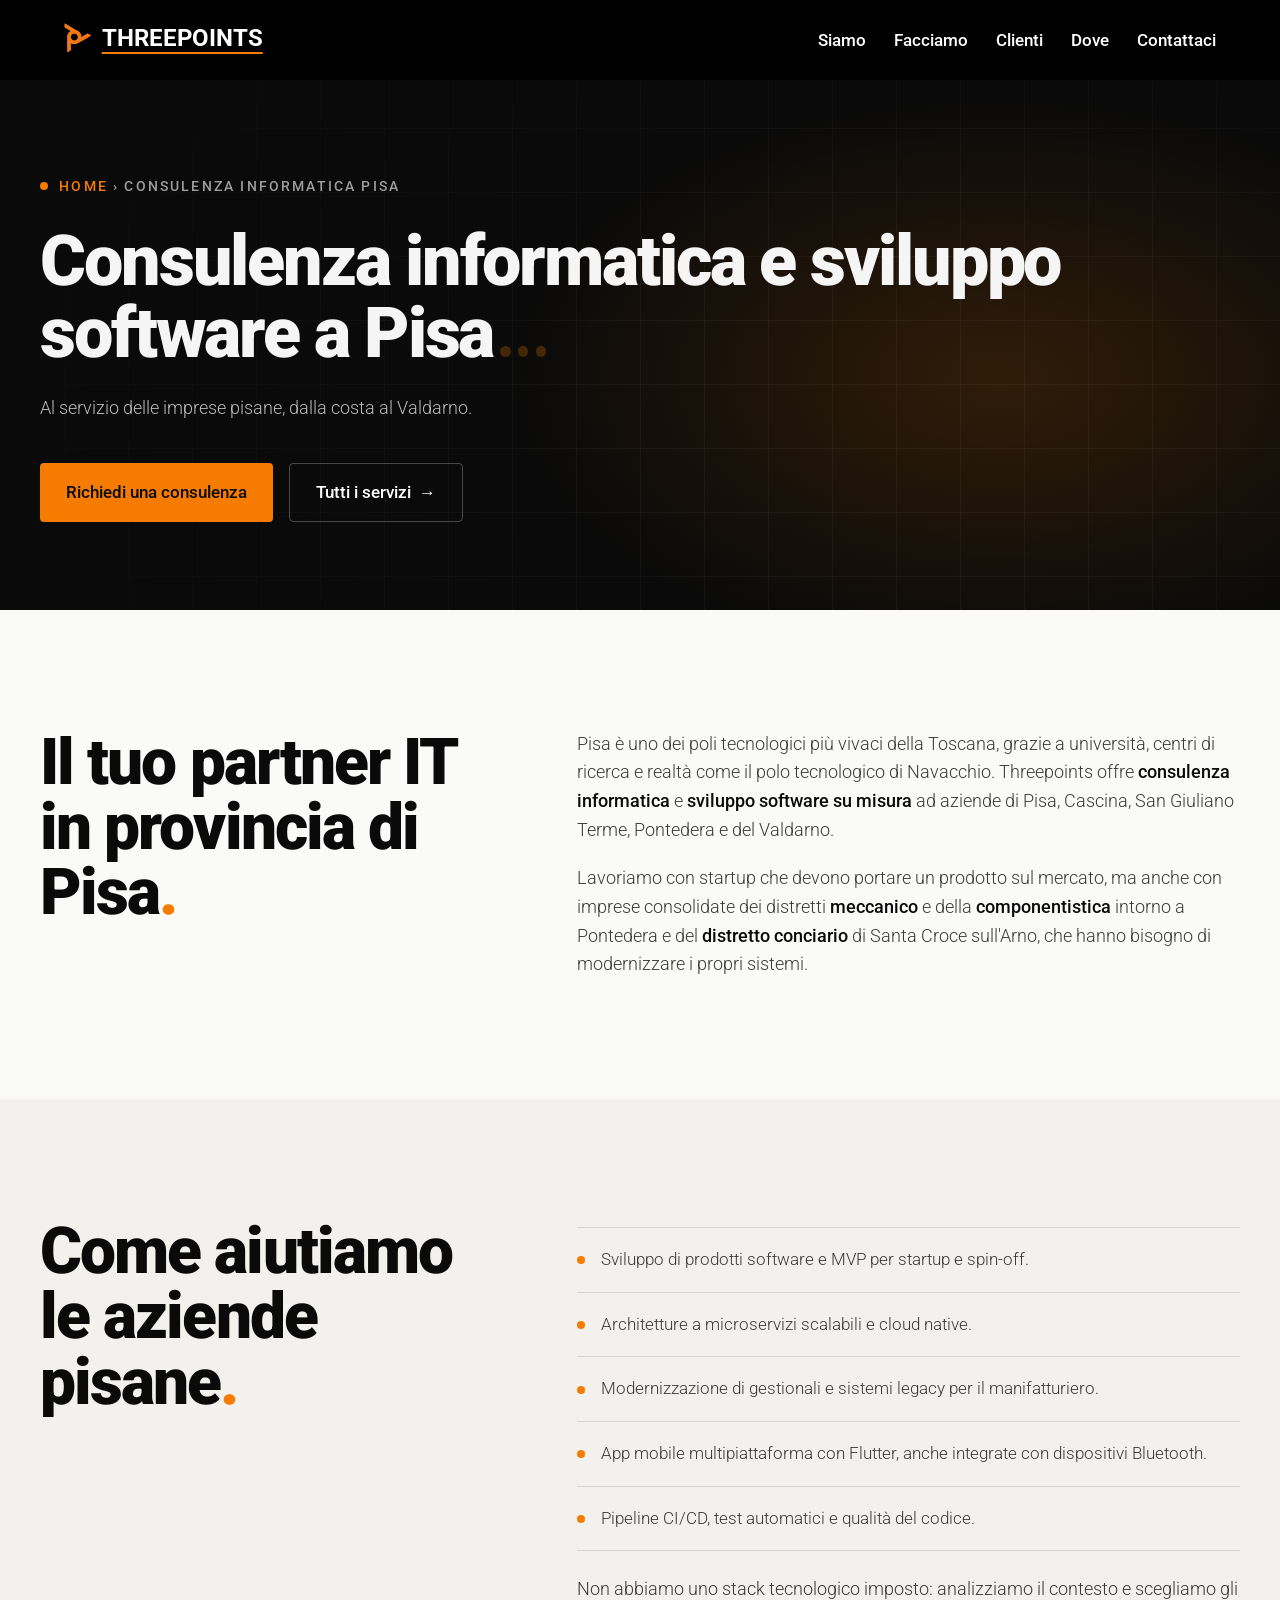
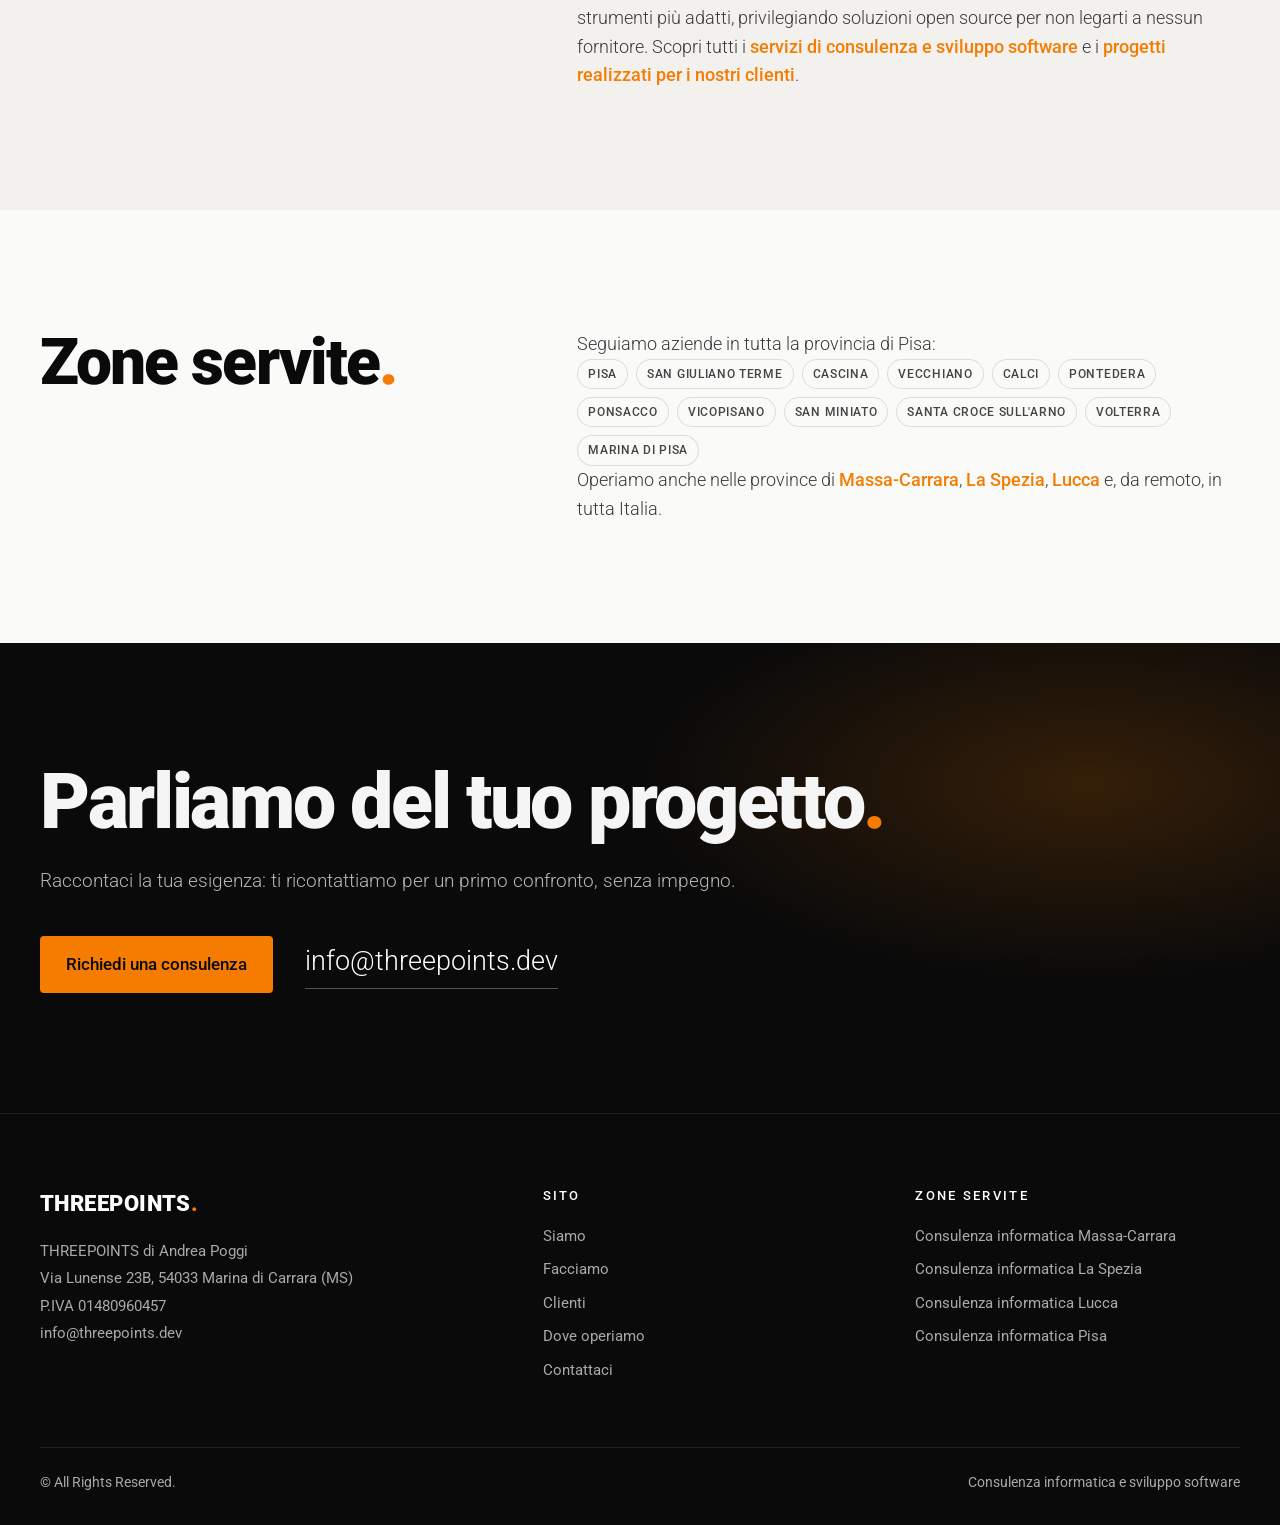
<file: consulenza-informatica-pisa/index.html>
<!DOCTYPE html>
<html lang="it" prefix="og: https://ogp.me/ns#">

<head>
    <meta charset="UTF-8">
    <meta name="viewport" content="width=device-width, initial-scale=1.0">

    <!-- Stato iniziale dell'ingresso: impostato prima del primo disegno.
         Senza JavaScript la classe non c'è e il contenuto è subito visibile. -->
    <script>document.documentElement.classList.add('pre')</script>

    <title>Consulenza Informatica e Sviluppo Software a Pisa | Threepoints</title>
    <meta name="description" content="Consulenza informatica e sviluppo software su misura a Pisa, Cascina, Pontedera e nel Valdarno. Architetture a microservizi, DevOps, app mobile e modernizzazione applicativa.">
    <meta name="robots" content="index, follow, max-image-preview:large">
    <link rel="canonical" href="https://threepoints.dev/consulenza-informatica-pisa/">
    <meta name="theme-color" content="#000000">

    <meta property="og:title" content="Consulenza Informatica e Sviluppo Software a Pisa | Threepoints" />
    <meta property="og:type" content="website" />
    <meta property="og:locale" content="it_IT" />
    <meta property="og:site_name" content="Threepoints" />
    <meta property="og:description" content="Consulenza informatica e sviluppo software su misura a Pisa, Cascina, Pontedera e nel Valdarno. Architetture a microservizi, DevOps, app mobile e modernizzazione applicativa." />
    <meta property="og:image" content="https://threepoints.dev/images/ogimage.png" />
    <meta property="og:url" content="https://threepoints.dev/consulenza-informatica-pisa/" />
    <meta name="twitter:card" content="summary_large_image">

    <link rel="icon" type="image/svg+xml" href="/images/favicon.svg" />
    <link rel="icon" type="image/png" href="/images/favicon.png" />

    <script type="application/ld+json">
    {
        "@context": "https://schema.org",
        "@graph": [
            {
                "@type": "Service",
                "@id": "https://threepoints.dev/consulenza-informatica-pisa/#service",
                "name": "Consulenza informatica e sviluppo software - Pisa",
                "serviceType": [
                    "Consulenza informatica",
                    "Sviluppo software su misura"
                ],
                "url": "https://threepoints.dev/consulenza-informatica-pisa/",
                "description": "Consulenza informatica e sviluppo software su misura a Pisa, Cascina, Pontedera e nel Valdarno. Architetture a microservizi, DevOps, app mobile e modernizzazione applicativa.",
                "provider": {
                    "@id": "https://threepoints.dev/#organization"
                },
                "areaServed": {
                    "@type": "AdministrativeArea",
                    "name": "Provincia di Pisa"
                }
            },
            {
                "@type": [
                    "ProfessionalService",
                    "LocalBusiness"
                ],
                "@id": "https://threepoints.dev/#organization",
                "name": "Threepoints",
                "url": "https://threepoints.dev/",
                "email": "info@threepoints.dev",
                "image": "https://threepoints.dev/images/ogimage.png",
                "address": {
                    "@type": "PostalAddress",
                    "streetAddress": "Via Lunense 23B",
                    "postalCode": "54033",
                    "addressLocality": "Marina di Carrara",
                    "addressRegion": "MS",
                    "addressCountry": "IT"
                }
            },
            {
                "@type": "BreadcrumbList",
                "itemListElement": [
                    {
                        "@type": "ListItem",
                        "position": 1,
                        "name": "Home",
                        "item": "https://threepoints.dev/"
                    },
                    {
                        "@type": "ListItem",
                        "position": 2,
                        "name": "Consulenza informatica Pisa",
                        "item": "https://threepoints.dev/consulenza-informatica-pisa/"
                    }
                ]
            }
        ]
    }
    </script>

    <!-- Font ospitati in locale: nessuna richiesta bloccante verso domini esterni -->
    <link rel="preload" href="/fonts/roboto-latin.woff2" as="font" type="font/woff2" crossorigin>
    <link rel="preload" href="/fonts/material-symbols.woff2" as="font" type="font/woff2" crossorigin>
    <style>
        @font-face {
            font-family: 'Roboto';
            font-style: normal;
            font-weight: 300 900;
            font-stretch: 100%;
            font-display: swap;
            src: url(/fonts/roboto-latin.woff2) format('woff2');
            unicode-range: U+0000-00FF, U+0131, U+0152-0153, U+02BB-02BC, U+02C6, U+02DA, U+02DC, U+0304, U+0308, U+0329, U+2000-206F, U+20AC, U+2122, U+2191, U+2193, U+2212, U+2215, U+FEFF, U+FFFD;
        }

        @font-face {
            font-family: 'Material Symbols Outlined';
            font-style: normal;
            font-weight: 400;
            font-display: block;
            src: url(/fonts/material-symbols.woff2) format('woff2');
        }

        .material-symbols-outlined {
            font-family: 'Material Symbols Outlined';
            font-weight: normal;
            font-style: normal;
            font-size: 24px;
            line-height: 1;
            letter-spacing: normal;
            text-transform: none;
            display: inline-block;
            white-space: nowrap;
            word-wrap: normal;
            direction: ltr;
            -webkit-font-feature-settings: 'liga';
            -webkit-font-smoothing: antialiased;
        }
    </style>

    <!-- CSS di base (in index.html è inline insieme alla schermata di caricamento) -->
    <style>
        * {
            margin: 0;
            padding: 0;
            box-sizing: border-box;
        }

        body {
            font-family: 'Roboto', sans-serif;
            line-height: 1.6;
        }
    </style>

    <link rel="stylesheet" href="/styles.min.css">
    <script defer src="/script.js"></script>
</head>

<body>
    <nav class="navbar">
        <div class="navbar-content">
            <div class="logo">
                <strong>
                    <a href="/"><img src="/images/logo-mark.svg" alt="" class="logo-mark" width="28" height="30" />THREEPOINTS</a>
                </strong>
            </div>
            <div class="menu-desktop">
                <a href="/#siamo">Siamo</a>
                <a href="/#facciamo">Facciamo</a>
                <a href="/#clienti">Clienti</a>
                <a href="/#dove">Dove</a>
                <a href="/#contattaci">Contattaci</a>
            </div>
            <div class="menu-mobile">
                <button class="menu-toggle" id="menu-toggle" aria-label="Apri il menu">
                    <span class="material-symbols-outlined" style="color: white;">menu</span>
                </button>
            </div>
        </div>
        <div class="menu-mobile-items" id="mobile-menu">
            <button class="close-menu" id="close-menu" aria-label="Chiudi il menu">
                <span class="material-symbols-outlined">close</span>
            </button>
            <a href="/#siamo">Siamo</a>
            <a href="/#facciamo">Facciamo</a>
            <a href="/#clienti">Clienti</a>
            <a href="/#dove">Dove</a>
            <a href="/#contattaci">Contattaci</a>

            <div class="menu-mobile-footer" id="menu-mobile-footer">
                <p>© All Rights Reserved.</p>
                <p>THREEPOINTS di Andrea Poggi.</p>
                <p><a href="mailto:info@threepoints.dev">info@threepoints.dev</a></p>
            </div>
        </div>
    </nav>

    <header class="hero-v2 hero-v2-local">
        <div class="hero-v2-inner">
            <div class="hero-v2-copy">
                <nav class="hero-v2-eyebrow" data-in="fade" aria-label="Breadcrumb">
                    <span class="hero-v2-pulse" aria-hidden="true"></span>
                    <a href="/">Home</a> › Consulenza informatica Pisa
                </nav>

                <h1>
                    <span class="hero-v2-title">
                        <span class="line"><span data-in="line">Consulenza informatica e sviluppo software a Pisa<span class="tp-dots"
                                    aria-hidden="true"><i></i><i></i><i></i></span></span></span>
                    </span>
                </h1>

                <p class="hero-v2-lead" data-in="fade">Al servizio delle imprese pisane, dalla costa al Valdarno.</p>

                <div class="hero-v2-actions" data-in="fade">
                    <a class="hero-v2-btn primary"
                        href="mailto:info@threepoints.dev?subject=Richiesta%20consulenza%20-%20Pisa">Richiedi una consulenza</a>
                    <a class="hero-v2-btn ghost" href="/#facciamo">Tutti i servizi <span aria-hidden="true">→</span></a>
                </div>
            </div>
        </div>
    </header>

    <main>
    <section class="section">
        <div class="section-inner split">
            <div class="section-head">
                <h2 class="section-title">Il tuo partner IT in provincia di Pisa<span class="accent">.</span></h2>
            </div>

            <div class="prose">
                <p>Pisa è uno dei poli tecnologici più vivaci della Toscana, grazie a università, centri di ricerca e realtà come il polo tecnologico di Navacchio. Threepoints offre <strong>consulenza informatica</strong> e <strong>sviluppo software su misura</strong> ad aziende di Pisa, Cascina, San Giuliano Terme, Pontedera e del Valdarno.</p>
                <p>Lavoriamo con startup che devono portare un prodotto sul mercato, ma anche con imprese consolidate dei distretti <strong>meccanico</strong> e della <strong>componentistica</strong> intorno a Pontedera e del <strong>distretto conciario</strong> di Santa Croce sull'Arno, che hanno bisogno di modernizzare i propri sistemi.</p>
            </div>
        </div>
    </section>

    <section class="section tone-2">
        <div class="section-inner split">
            <div class="section-head">
                <h2 class="section-title">Come aiutiamo le aziende pisane<span class="accent">.</span></h2>
            </div>

            <div class="prose">
                <ul class="checklist">
                    <li>Sviluppo di prodotti software e MVP per startup e spin-off.</li>
                    <li>Architetture a microservizi scalabili e cloud native.</li>
                    <li>Modernizzazione di gestionali e sistemi legacy per il manifatturiero.</li>
                    <li>App mobile multipiattaforma con Flutter, anche integrate con dispositivi Bluetooth.</li>
                    <li>Pipeline CI/CD, test automatici e qualità del codice.</li>
                </ul>

                <p>Non abbiamo uno stack tecnologico imposto: analizziamo il contesto e scegliamo gli strumenti più
                    adatti, privilegiando soluzioni open source per non legarti a nessun fornitore. Scopri tutti i
                    <a href="/#facciamo">servizi di consulenza e sviluppo software</a> e i
                    <a href="/#clienti">progetti realizzati per i nostri clienti</a>.</p>
            </div>
        </div>
    </section>

    <section class="section">
        <div class="section-inner split">
            <div class="section-head">
                <h2 class="section-title">Zone servite<span class="accent">.</span></h2>
            </div>

            <div class="prose">
                <p>Seguiamo aziende in tutta la provincia di Pisa:</p>
                <div class="towns">
                    <span class="badge">Pisa</span>
                    <span class="badge">San Giuliano Terme</span>
                    <span class="badge">Cascina</span>
                    <span class="badge">Vecchiano</span>
                    <span class="badge">Calci</span>
                    <span class="badge">Pontedera</span>
                    <span class="badge">Ponsacco</span>
                    <span class="badge">Vicopisano</span>
                    <span class="badge">San Miniato</span>
                    <span class="badge">Santa Croce sull'Arno</span>
                    <span class="badge">Volterra</span>
                    <span class="badge">Marina di Pisa</span>
                </div>
                <p>Operiamo anche nelle province di <a href="/consulenza-informatica-massa-carrara/">Massa-Carrara</a>, <a href="/consulenza-informatica-la-spezia/">La Spezia</a>, <a href="/consulenza-informatica-lucca/">Lucca</a> e, da remoto, in tutta Italia.</p>
            </div>
        </div>
    </section>

    <section class="section contact">
        <div class="section-inner">
            <div class="section-head">
                <h2 class="section-title">Parliamo del tuo progetto<span class="accent">.</span></h2>
                <p class="section-lead">Raccontaci la tua esigenza: ti ricontattiamo per un primo confronto,
                    senza impegno.</p>
            </div>

            <div class="contact-actions">
                <a class="btn primary"
                    href="mailto:info@threepoints.dev?subject=Richiesta%20consulenza%20-%20Pisa">Richiedi una consulenza</a>
                <a class="contact-mail" href="mailto:info@threepoints.dev">info@threepoints.dev</a>
            </div>
        </div>
    </section>
    </main>

    <footer class="footer">
        <div class="footer-inner">
            <div>
                <p class="footer-brand">THREEPOINTS<span aria-hidden="true">.</span></p>
                <address>
                    THREEPOINTS di Andrea Poggi<br>
                    Via Lunense 23B, 54033 Marina di Carrara (MS)<br>
                    P.IVA 01480960457<br>
                    <a href="mailto:info@threepoints.dev">info@threepoints.dev</a>
                </address>
            </div>
            <nav aria-label="Sezioni">
                <p class="footer-heading">Sito</p>
                <ul>
                <li><a href="/#siamo">Siamo</a></li>
                <li><a href="/#facciamo">Facciamo</a></li>
                <li><a href="/#clienti">Clienti</a></li>
                <li><a href="/#dove">Dove operiamo</a></li>
                <li><a href="/#contattaci">Contattaci</a></li>
                </ul>
            </nav>
            <nav aria-label="Zone servite">
                <p class="footer-heading">Zone servite</p>
                <ul>
                <li><a href="/consulenza-informatica-massa-carrara/">Consulenza informatica Massa-Carrara</a></li>
                <li><a href="/consulenza-informatica-la-spezia/">Consulenza informatica La Spezia</a></li>
                <li><a href="/consulenza-informatica-lucca/">Consulenza informatica Lucca</a></li>
                <li><a href="/consulenza-informatica-pisa/">Consulenza informatica Pisa</a></li>
                </ul>
            </nav>
        </div>
        <div class="footer-bottom">
            <p>© All Rights Reserved.</p>
            <p>Consulenza informatica e sviluppo software</p>
        </div>
    </footer>

</body>

</html>
</file>
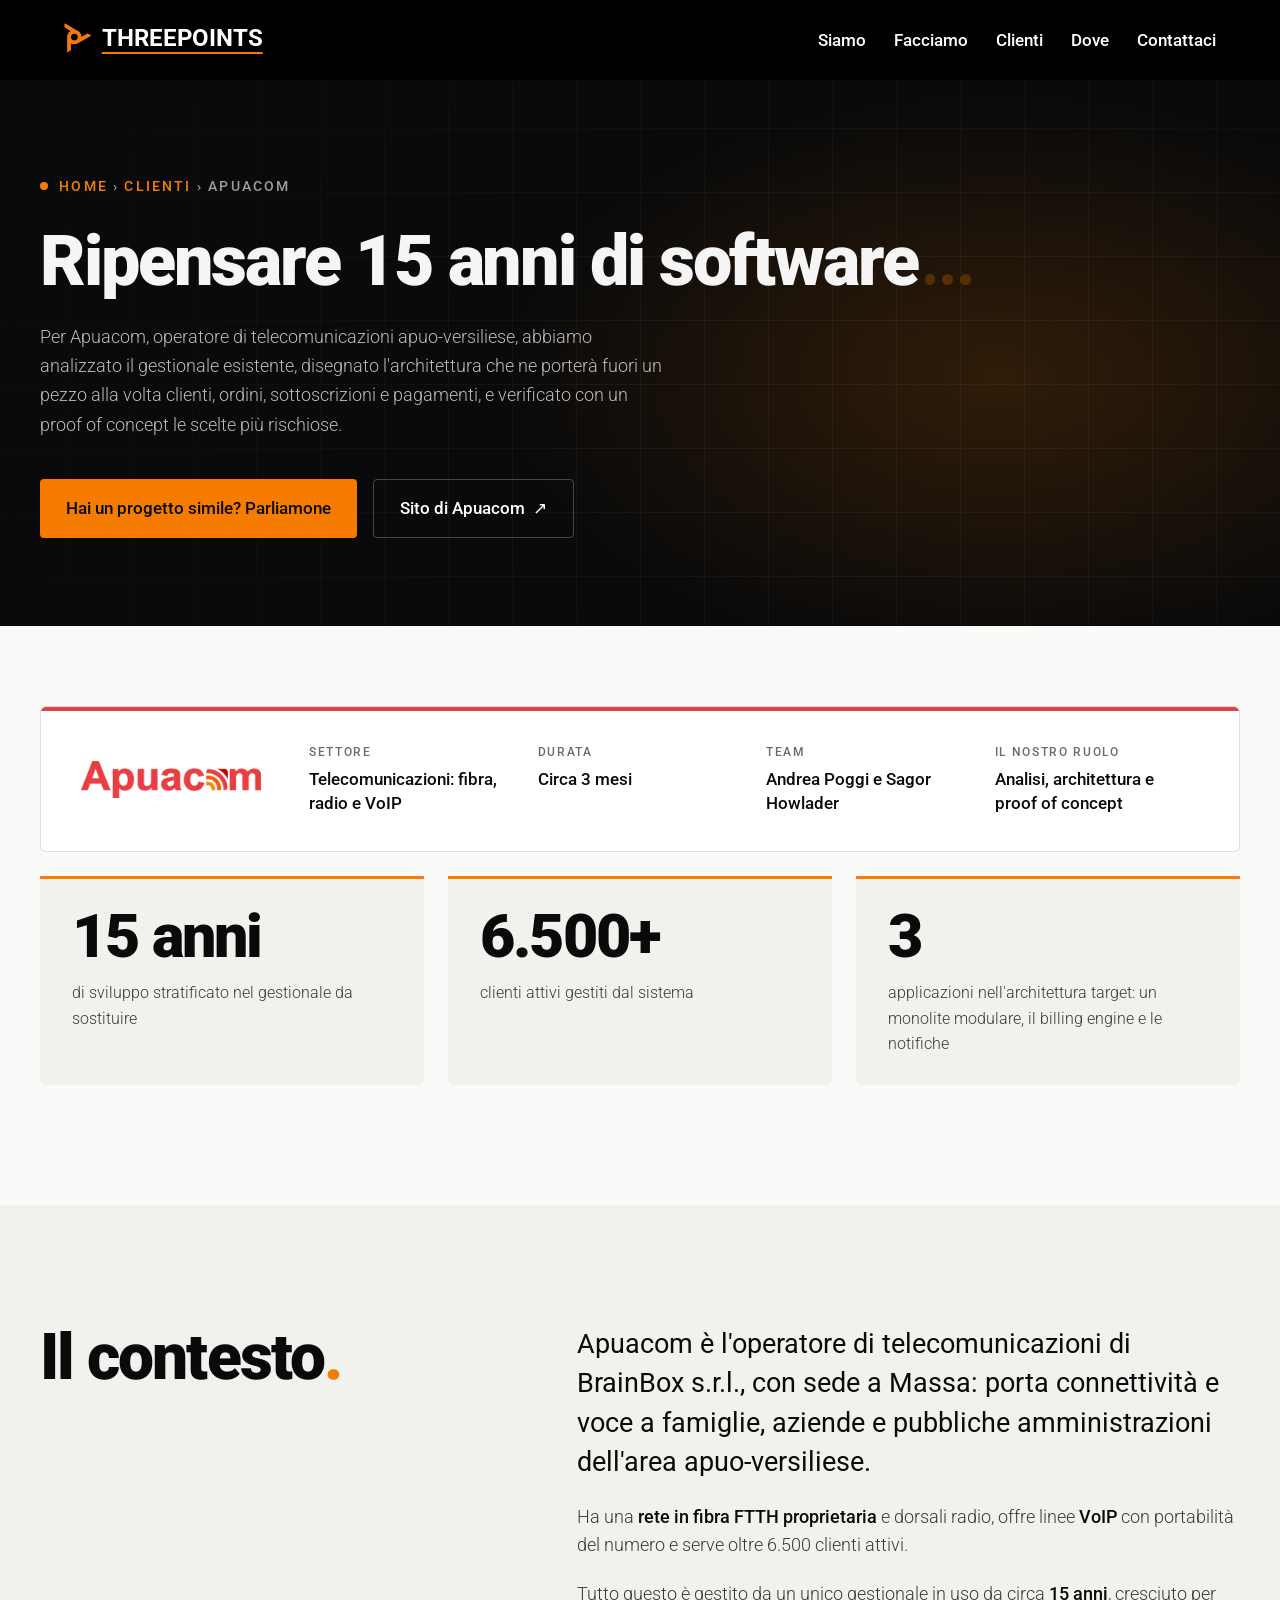
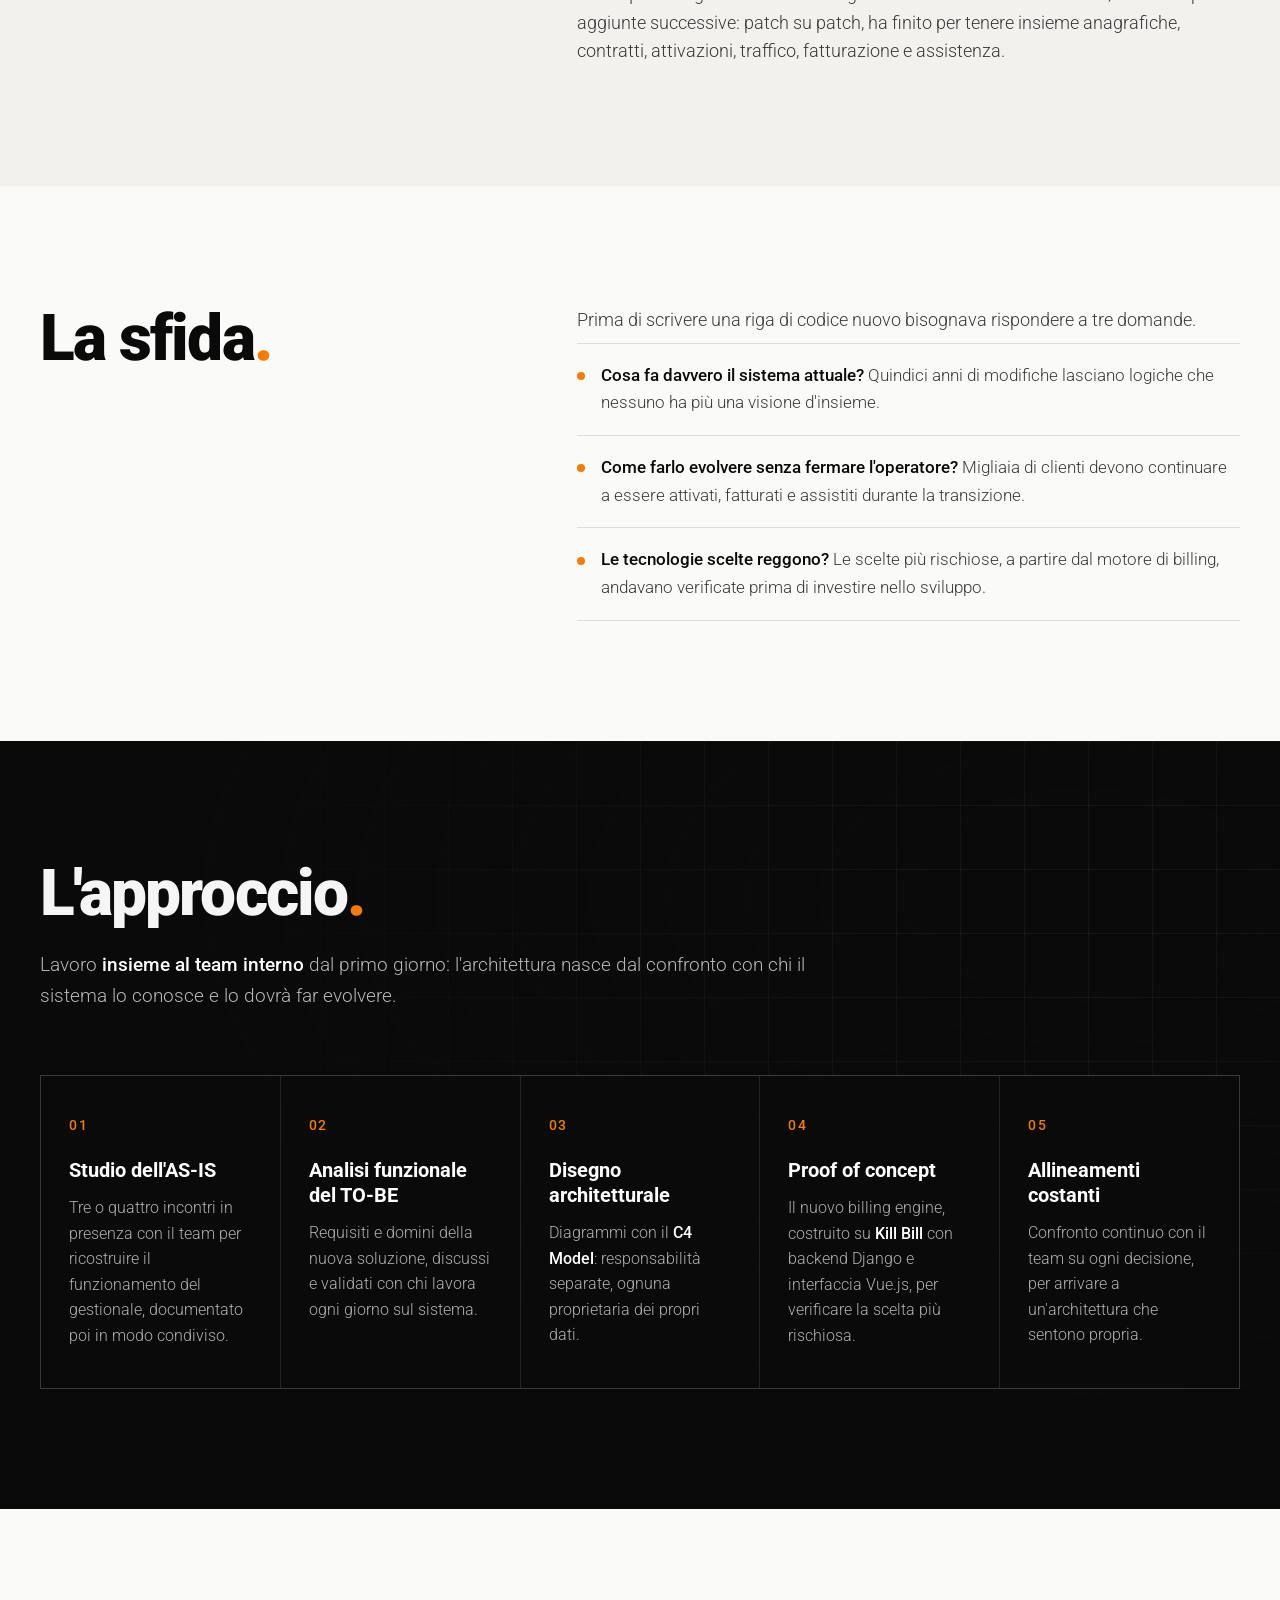
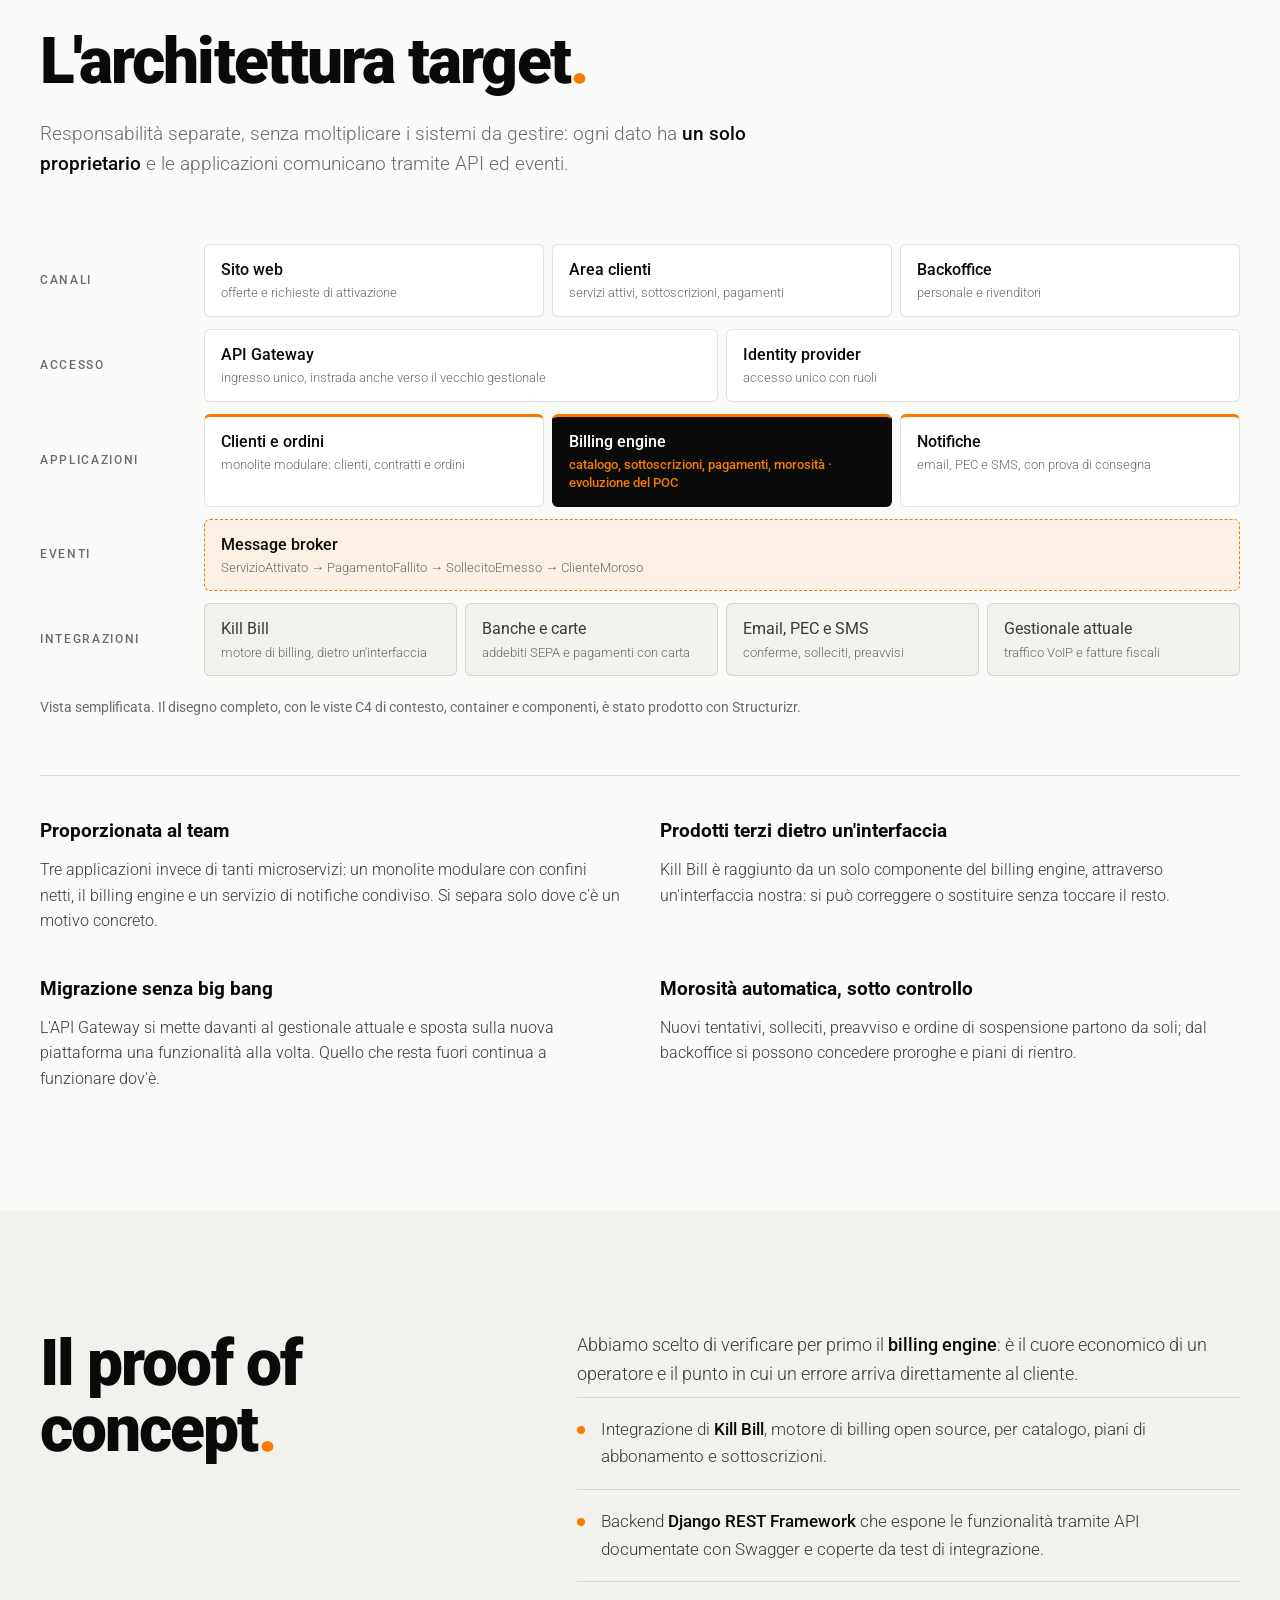
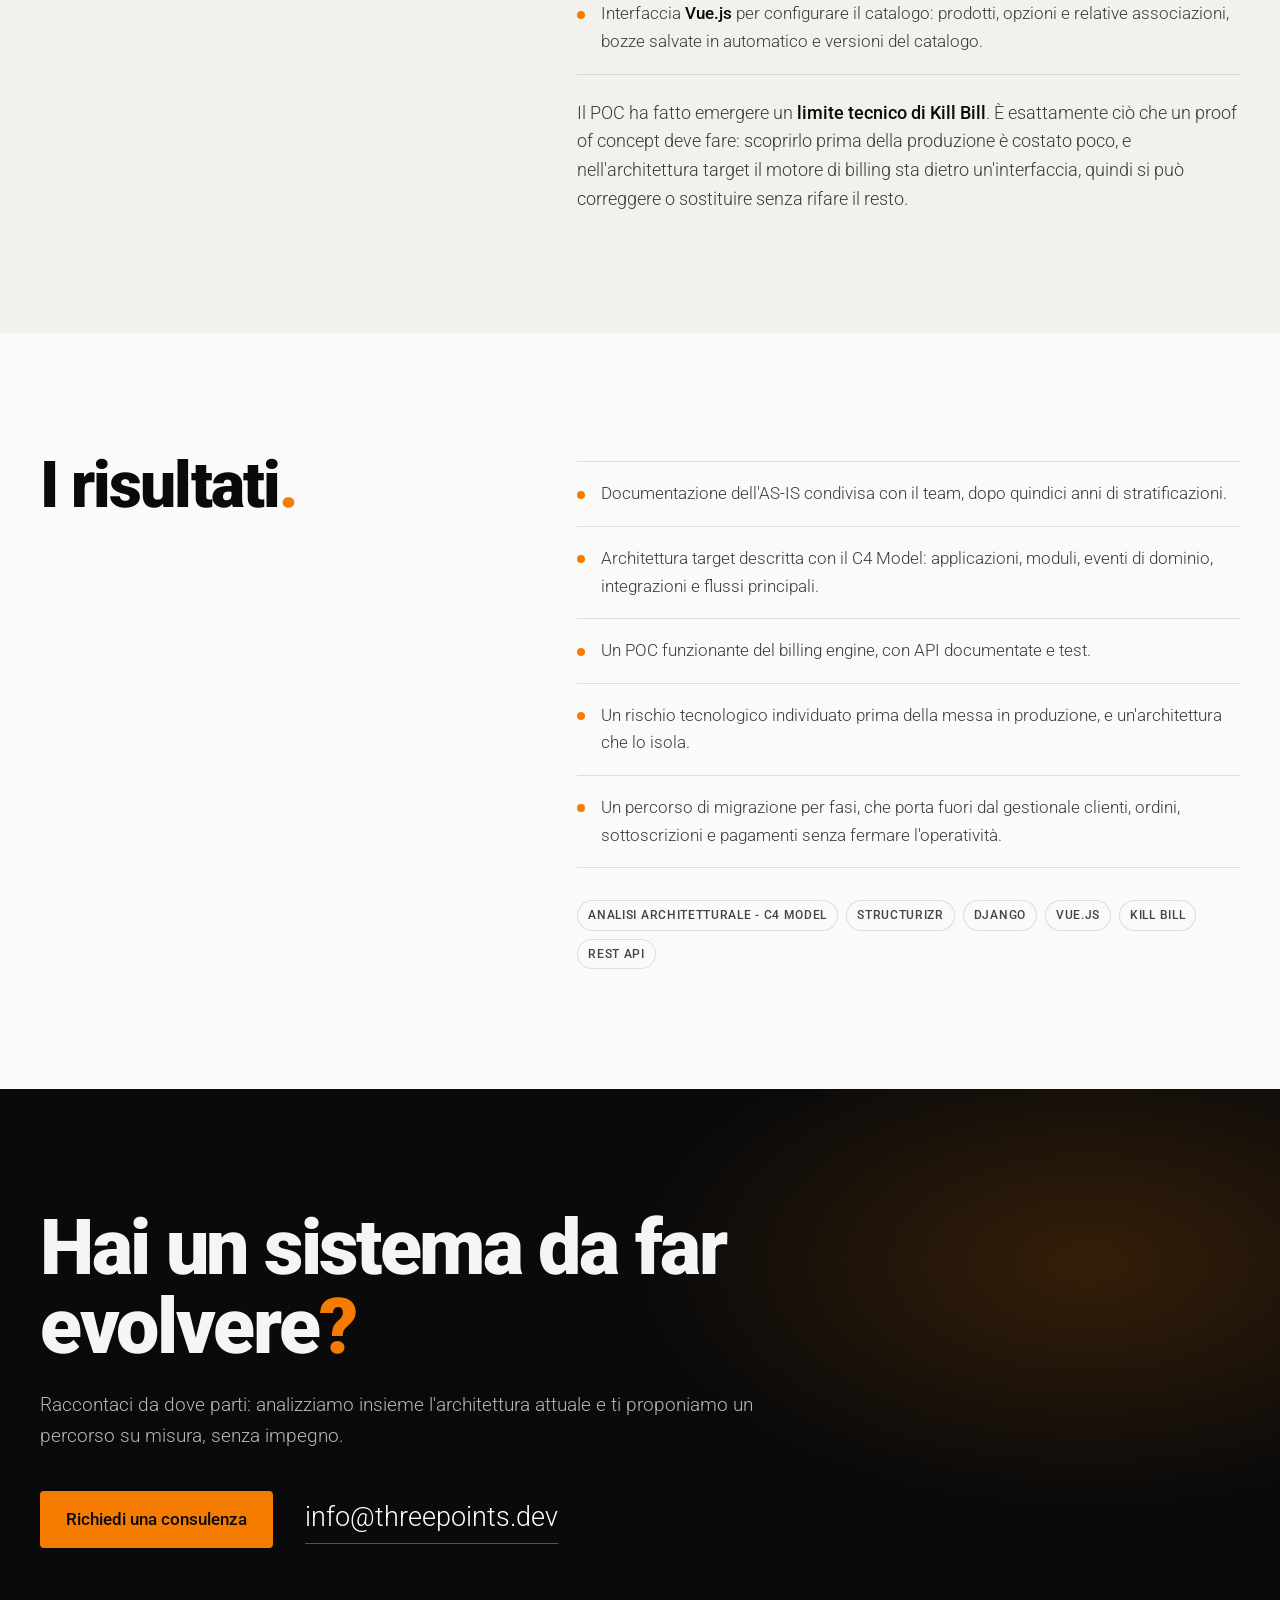
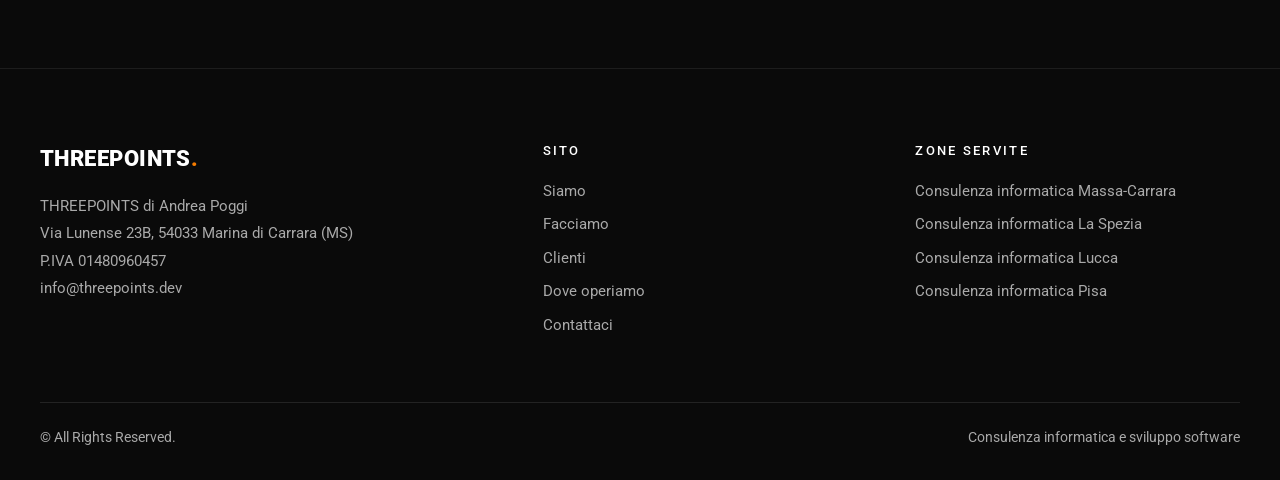
<file: clienti/apuacom/index.html>
<!DOCTYPE html>
<html lang="it" prefix="og: https://ogp.me/ns#">

<head>
    <meta charset="UTF-8">
    <meta name="viewport" content="width=device-width, initial-scale=1.0">

    <!-- Stato iniziale dell'ingresso: impostato prima del primo disegno.
         Senza JavaScript la classe non c'è e il contenuto è subito visibile. -->
    <script>document.documentElement.classList.add('pre')</script>

    <title>Apuacom: analisi e architettura target per un operatore TLC | Threepoints</title>
    <meta name="description" content="Analisi del gestionale di un operatore di telecomunicazioni in uso da 15 anni, disegno dell'architettura target con il C4 Model e proof of concept del nuovo billing engine con Kill Bill, Django e Vue.js.">
    <meta name="robots" content="index, follow, max-image-preview:large">
    <link rel="canonical" href="https://threepoints.dev/clienti/apuacom/">
    <meta name="theme-color" content="#000000">

    <meta property="og:title" content="Apuacom: analisi e architettura target per un operatore TLC | Threepoints" />
    <meta property="og:type" content="article" />
    <meta property="og:locale" content="it_IT" />
    <meta property="og:site_name" content="Threepoints" />
    <meta property="og:description" content="Analisi del gestionale di un operatore di telecomunicazioni in uso da 15 anni, disegno dell'architettura target con il C4 Model e proof of concept del nuovo billing engine con Kill Bill, Django e Vue.js." />
    <meta property="og:image" content="https://threepoints.dev/images/ogimage.png" />
    <meta property="og:url" content="https://threepoints.dev/clienti/apuacom/" />
    <meta name="twitter:card" content="summary_large_image">

    <link rel="icon" type="image/svg+xml" href="/images/favicon.svg" />
    <link rel="icon" type="image/png" href="/images/favicon.png" />

    <script type="application/ld+json">
    {
        "@context": "https://schema.org",
        "@graph": [
            {
                "@type": "Article",
                "@id": "https://threepoints.dev/clienti/apuacom/#article",
                "headline": "Apuacom: analisi e architettura target per un operatore TLC",
                "description": "Analisi del gestionale di un operatore di telecomunicazioni in uso da 15 anni, disegno dell'architettura target con il C4 Model e proof of concept del nuovo billing engine con Kill Bill, Django e Vue.js.",
                "url": "https://threepoints.dev/clienti/apuacom/",
                "image": "https://threepoints.dev/images/ogimage.png",
                "inLanguage": "it-IT",
                "datePublished": "2026-10-27",
                "author": {
                    "@id": "https://threepoints.dev/#organization"
                },
                "publisher": {
                    "@id": "https://threepoints.dev/#organization"
                },
                "about": {
                    "@type": "Organization",
                    "name": "Apuacom",
                    "url": "https://www.apuacom.it/"
                },
                "keywords": "architettura software, analisi AS-IS, monolite modulare, C4 Model, proof of concept, billing engine, Kill Bill, Django, Vue.js, telecomunicazioni"
            },
            {
                "@type": [
                    "ProfessionalService",
                    "LocalBusiness"
                ],
                "@id": "https://threepoints.dev/#organization",
                "name": "Threepoints",
                "url": "https://threepoints.dev/",
                "email": "info@threepoints.dev",
                "image": "https://threepoints.dev/images/ogimage.png",
                "address": {
                    "@type": "PostalAddress",
                    "streetAddress": "Via Lunense 23B",
                    "postalCode": "54033",
                    "addressLocality": "Marina di Carrara",
                    "addressRegion": "MS",
                    "addressCountry": "IT"
                }
            },
            {
                "@type": "BreadcrumbList",
                "itemListElement": [
                    {
                        "@type": "ListItem",
                        "position": 1,
                        "name": "Home",
                        "item": "https://threepoints.dev/"
                    },
                    {
                        "@type": "ListItem",
                        "position": 2,
                        "name": "Clienti",
                        "item": "https://threepoints.dev/#clienti"
                    },
                    {
                        "@type": "ListItem",
                        "position": 3,
                        "name": "Apuacom",
                        "item": "https://threepoints.dev/clienti/apuacom/"
                    }
                ]
            }
        ]
    }
    </script>

    <!-- Font ospitati in locale: nessuna richiesta bloccante verso domini esterni -->
    <link rel="preload" href="/fonts/roboto-latin.woff2" as="font" type="font/woff2" crossorigin>
    <link rel="preload" href="/fonts/material-symbols.woff2" as="font" type="font/woff2" crossorigin>
    <style>
        @font-face {
            font-family: 'Roboto';
            font-style: normal;
            font-weight: 300 900;
            font-stretch: 100%;
            font-display: swap;
            src: url(/fonts/roboto-latin.woff2) format('woff2');
            unicode-range: U+0000-00FF, U+0131, U+0152-0153, U+02BB-02BC, U+02C6, U+02DA, U+02DC, U+0304, U+0308, U+0329, U+2000-206F, U+20AC, U+2122, U+2191, U+2193, U+2212, U+2215, U+FEFF, U+FFFD;
        }

        @font-face {
            font-family: 'Material Symbols Outlined';
            font-style: normal;
            font-weight: 400;
            font-display: block;
            src: url(/fonts/material-symbols.woff2) format('woff2');
        }

        .material-symbols-outlined {
            font-family: 'Material Symbols Outlined';
            font-weight: normal;
            font-style: normal;
            font-size: 24px;
            line-height: 1;
            letter-spacing: normal;
            text-transform: none;
            display: inline-block;
            white-space: nowrap;
            word-wrap: normal;
            direction: ltr;
            -webkit-font-feature-settings: 'liga';
            -webkit-font-smoothing: antialiased;
        }
    </style>

    <!-- CSS di base (in index.html è inline insieme alla schermata di caricamento) -->
    <style>
        * {
            margin: 0;
            padding: 0;
            box-sizing: border-box;
        }

        body {
            font-family: 'Roboto', sans-serif;
            line-height: 1.6;
        }
    </style>

    <link rel="stylesheet" href="/styles.min.css">
    <script defer src="/script.js"></script>
</head>

<body>
    <nav class="navbar">
        <div class="navbar-content">
            <div class="logo">
                <strong>
                    <a href="/"><img src="/images/logo-mark.svg" alt="" class="logo-mark" width="28" height="30" />THREEPOINTS</a>
                </strong>
            </div>
            <div class="menu-desktop">
                <a href="/#siamo">Siamo</a>
                <a href="/#facciamo">Facciamo</a>
                <a href="/#clienti">Clienti</a>
                <a href="/#dove">Dove</a>
                <a href="/#contattaci">Contattaci</a>
            </div>
            <div class="menu-mobile">
                <button class="menu-toggle" id="menu-toggle" aria-label="Apri il menu">
                    <span class="material-symbols-outlined" style="color: white;">menu</span>
                </button>
            </div>
        </div>
        <div class="menu-mobile-items" id="mobile-menu">
            <button class="close-menu" id="close-menu" aria-label="Chiudi il menu">
                <span class="material-symbols-outlined">close</span>
            </button>
            <a href="/#siamo">Siamo</a>
            <a href="/#facciamo">Facciamo</a>
            <a href="/#clienti">Clienti</a>
            <a href="/#dove">Dove</a>
            <a href="/#contattaci">Contattaci</a>

            <div class="menu-mobile-footer" id="menu-mobile-footer">
                <p>© All Rights Reserved.</p>
                <p>THREEPOINTS di Andrea Poggi.</p>
                <p><a href="mailto:info@threepoints.dev">info@threepoints.dev</a></p>
            </div>
        </div>
    </nav>

    <header class="hero-v2 hero-v2-local">
        <div class="hero-v2-inner">
            <div class="hero-v2-copy">
                <nav class="hero-v2-eyebrow" data-in="fade" aria-label="Breadcrumb">
                    <span class="hero-v2-pulse" aria-hidden="true"></span>
                    <a href="/">Home</a> › <a href="/#clienti">Clienti</a> › Apuacom
                </nav>

                <h1>
                    <span class="hero-v2-title">
                        <span class="line"><span data-in="line">Ripensare 15 anni di software<span class="tp-dots"
                                    aria-hidden="true"><i></i><i></i><i></i></span></span></span>
                    </span>
                </h1>

                <p class="hero-v2-lead" data-in="fade">Per Apuacom, operatore di telecomunicazioni
                    apuo-versiliese, abbiamo analizzato il gestionale esistente, disegnato l'architettura che ne porterà
                    fuori un pezzo alla volta clienti, ordini, sottoscrizioni e pagamenti, e verificato con un proof of
                    concept le scelte più rischiose.</p>

                <div class="hero-v2-actions" data-in="fade">
                    <a class="hero-v2-btn primary"
                        href="mailto:info@threepoints.dev?subject=Richiesta%20consulenza%20-%20Analisi%20architetturale">Hai un progetto simile? Parliamone</a>
                    <a class="hero-v2-btn ghost" href="https://www.apuacom.it/" target="_blank" rel="noopener">Sito di Apuacom <span aria-hidden="true">↗</span></a>
                </div>
            </div>
        </div>
    </header>

    <main>
    <!-- In breve: scheda del progetto e numeri principali -->
    <section class="section case-summary">
        <div class="section-inner">
            <div class="case-facts" id="apuacom">
                <div class="case-facts-logo">
                    <img src="/images/logoapuacom.webp" alt="Logo Apuacom" width="230" height="48">
                </div>
                <dl>
                    <div>
                        <dt>Settore</dt>
                        <dd>Telecomunicazioni: fibra, radio e VoIP</dd>
                    </div>
                    <div>
                        <dt>Durata</dt>
                        <dd>Circa 3 mesi</dd>
                    </div>
                    <div>
                        <dt>Team</dt>
                        <dd>Andrea Poggi e Sagor Howlader</dd>
                    </div>
                    <div>
                        <dt>Il nostro ruolo</dt>
                        <dd>Analisi, architettura e proof of concept</dd>
                    </div>
                </dl>
            </div>

            <ul class="case-stats">
                <li class="stat">
                    <strong>15 anni</strong>
                    <span>di sviluppo stratificato nel gestionale da sostituire</span>
                </li>
                <li class="stat">
                    <strong>6.500+</strong>
                    <span>clienti attivi gestiti dal sistema</span>
                </li>
                <li class="stat">
                    <strong>3</strong>
                    <span>applicazioni nell'architettura target: un monolite modulare, il billing engine e le notifiche</span>
                </li>
            </ul>
        </div>
    </section>

    <section class="section tone-2">
        <div class="section-inner split">
            <div class="section-head">
                <h2 class="section-title">Il contesto<span class="accent">.</span></h2>
            </div>

            <div class="prose">
                <p class="big">Apuacom è l'operatore di telecomunicazioni di BrainBox s.r.l., con sede a Massa:
                    porta connettività e voce a famiglie, aziende e pubbliche amministrazioni dell'area
                    apuo-versiliese.</p>
                <p>Ha una <strong>rete in fibra FTTH proprietaria</strong> e dorsali radio, offre linee
                    <strong>VoIP</strong> con portabilità del numero e serve oltre 6.500 clienti attivi.</p>
                <p>Tutto questo è gestito da un unico gestionale in uso da circa <strong>15 anni</strong>,
                    cresciuto per aggiunte successive: patch su patch, ha finito per tenere insieme anagrafiche,
                    contratti, attivazioni, traffico, fatturazione e assistenza.</p>
            </div>
        </div>
    </section>

    <section class="section">
        <div class="section-inner split">
            <div class="section-head">
                <h2 class="section-title">La sfida<span class="accent">.</span></h2>
            </div>

            <div class="prose">
                <p>Prima di scrivere una riga di codice nuovo bisognava rispondere a tre domande.</p>
                <ul class="checklist">
                    <li><span><strong>Cosa fa davvero il sistema attuale?</strong> Quindici anni di modifiche
                            lasciano logiche che nessuno ha più una visione d'insieme.</span></li>
                    <li><span><strong>Come farlo evolvere senza fermare l'operatore?</strong> Migliaia di clienti
                            devono continuare a essere attivati, fatturati e assistiti durante la
                            transizione.</span></li>
                    <li><span><strong>Le tecnologie scelte reggono?</strong> Le scelte più rischiose, a partire
                            dal motore di billing, andavano verificate prima di investire nello sviluppo.</span></li>
                </ul>
            </div>
        </div>
    </section>

    <section class="section dark has-grid">
        <div class="section-inner">
            <div class="section-head">
                <h2 class="section-title">L'approccio<span class="accent">.</span></h2>
                <p class="section-lead">Lavoro <strong>insieme al team interno</strong> dal primo giorno:
                    l'architettura nasce dal confronto con chi il sistema lo conosce e lo dovrà far
                    evolvere.</p>
            </div>

            <ol class="steps">
                <li>
                    <span class="step-num">01</span>
                    <h3>Studio dell'AS-IS</h3>
                    <p>Tre o quattro incontri in presenza con il team per ricostruire il funzionamento del
                        gestionale, documentato poi in modo condiviso.</p>
                </li>
                <li>
                    <span class="step-num">02</span>
                    <h3>Analisi funzionale del TO-BE</h3>
                    <p>Requisiti e domini della nuova soluzione, discussi e validati con chi lavora ogni
                        giorno sul sistema.</p>
                </li>
                <li>
                    <span class="step-num">03</span>
                    <h3>Disegno architetturale</h3>
                    <p>Diagrammi con il <strong>C4 Model</strong>: responsabilità separate, ognuna
                        proprietaria dei propri dati.</p>
                </li>
                <li>
                    <span class="step-num">04</span>
                    <h3>Proof of concept</h3>
                    <p>Il nuovo billing engine, costruito su <strong>Kill Bill</strong> con backend Django e
                        interfaccia Vue.js, per verificare la scelta più rischiosa.</p>
                </li>
                <li>
                    <span class="step-num">05</span>
                    <h3>Allineamenti costanti</h3>
                    <p>Confronto continuo con il team su ogni decisione, per arrivare a un'architettura che
                        sentono propria.</p>
                </li>
            </ol>
        </div>
    </section>

    <section class="section">
        <div class="section-inner">
            <div class="section-head">
                <h2 class="section-title">L'architettura target<span class="accent">.</span></h2>
                <p class="section-lead">Responsabilità separate, senza moltiplicare i sistemi da gestire:
                    ogni dato ha <strong>un solo proprietario</strong> e le applicazioni comunicano tramite API
                    ed eventi.</p>
            </div>

            <figure class="arch" aria-label="Schema a livelli dell'architettura target">
                <div class="arch-layer">
                    <p class="arch-label">Canali</p>
                    <ul class="arch-items">
                        <li class="arch-item">Sito web<small>offerte e richieste di attivazione</small></li>
                        <li class="arch-item">Area clienti<small>servizi attivi, sottoscrizioni, pagamenti</small></li>
                        <li class="arch-item">Backoffice<small>personale e rivenditori</small></li>
                    </ul>
                </div>
                <div class="arch-layer">
                    <p class="arch-label">Accesso</p>
                    <ul class="arch-items">
                        <li class="arch-item">API Gateway<small>ingresso unico, instrada anche verso il vecchio gestionale</small></li>
                        <li class="arch-item">Identity provider<small>accesso unico con ruoli</small></li>
                    </ul>
                </div>
                <div class="arch-layer services">
                    <p class="arch-label">Applicazioni</p>
                    <ul class="arch-items">
                        <li class="arch-item">Clienti e ordini<small>monolite modulare: clienti, contratti e ordini</small></li>
                        <li class="arch-item poc">Billing engine<small>catalogo, sottoscrizioni, pagamenti, morosità · evoluzione del POC</small></li>
                        <li class="arch-item">Notifiche<small>email, PEC e SMS, con prova di consegna</small></li>
                    </ul>
                </div>
                <div class="arch-layer bus">
                    <p class="arch-label">Eventi</p>
                    <ul class="arch-items">
                        <li class="arch-item">Message broker<small>ServizioAttivato → PagamentoFallito → SollecitoEmesso → ClienteMoroso</small></li>
                    </ul>
                </div>
                <div class="arch-layer external">
                    <p class="arch-label">Integrazioni</p>
                    <ul class="arch-items">
                        <li class="arch-item">Kill Bill<small>motore di billing, dietro un'interfaccia</small></li>
                        <li class="arch-item">Banche e carte<small>addebiti SEPA e pagamenti con carta</small></li>
                        <li class="arch-item">Email, PEC e SMS<small>conferme, solleciti, preavvisi</small></li>
                        <li class="arch-item">Gestionale attuale<small>traffico VoIP e fatture fiscali</small></li>
                    </ul>
                </div>
                <figcaption>Vista semplificata. Il disegno completo, con le viste C4 di contesto, container e
                    componenti, è stato prodotto con Structurizr.</figcaption>
            </figure>

            <div class="arch-notes">
                <div>
                    <h3>Proporzionata al team</h3>
                    <p>Tre applicazioni invece di tanti microservizi: un monolite modulare con confini netti, il
                        billing engine e un servizio di notifiche condiviso. Si separa solo dove c'è un motivo
                        concreto.</p>
                </div>
                <div>
                    <h3>Prodotti terzi dietro un'interfaccia</h3>
                    <p>Kill Bill è raggiunto da un solo componente del billing engine, attraverso un'interfaccia
                        nostra: si può correggere o sostituire senza toccare il resto.</p>
                </div>
                <div>
                    <h3>Migrazione senza big bang</h3>
                    <p>L'API Gateway si mette davanti al gestionale attuale e sposta sulla nuova piattaforma
                        una funzionalità alla volta. Quello che resta fuori continua a funzionare dov'è.</p>
                </div>
                <div>
                    <h3>Morosità automatica, sotto controllo</h3>
                    <p>Nuovi tentativi, solleciti, preavviso e ordine di sospensione partono da soli; dal
                        backoffice si possono concedere proroghe e piani di rientro.</p>
                </div>
            </div>
        </div>
    </section>

    <section class="section tone-2">
        <div class="section-inner split">
            <div class="section-head">
                <h2 class="section-title">Il proof of concept<span class="accent">.</span></h2>
            </div>

            <div class="prose">
                <p>Abbiamo scelto di verificare per primo il <strong>billing engine</strong>: è il cuore
                    economico di un operatore e il punto in cui un errore arriva direttamente al cliente.</p>
                <ul class="checklist">
                    <li><span>Integrazione di <strong>Kill Bill</strong>, motore di billing open source, per catalogo,
                        piani di abbonamento e sottoscrizioni.</span></li>
                    <li><span>Backend <strong>Django REST Framework</strong> che espone le funzionalità tramite API
                        documentate con Swagger e coperte da test di integrazione.</span></li>
                    <li><span>Interfaccia <strong>Vue.js</strong> per configurare il catalogo: prodotti, opzioni e
                        relative associazioni, bozze salvate in automatico e versioni del catalogo.</span></li>
                </ul>
                <p>Il POC ha fatto emergere un <strong>limite tecnico di Kill Bill</strong>. È esattamente
                    ciò che un proof of concept deve fare: scoprirlo prima della produzione è costato poco, e
                    nell'architettura target il motore di billing sta dietro un'interfaccia, quindi si può
                    correggere o sostituire senza rifare il resto.</p>
            </div>
        </div>
    </section>

    <section class="section">
        <div class="section-inner split">
            <div class="section-head">
                <h2 class="section-title">I risultati<span class="accent">.</span></h2>
            </div>

            <div class="prose">
                <ul class="checklist">
                    <li>Documentazione dell'AS-IS condivisa con il team, dopo quindici anni di
                        stratificazioni.</li>
                    <li>Architettura target descritta con il C4 Model: applicazioni, moduli, eventi di dominio,
                        integrazioni e flussi principali.</li>
                    <li>Un POC funzionante del billing engine, con API documentate e test.</li>
                    <li>Un rischio tecnologico individuato prima della messa in produzione, e un'architettura
                        che lo isola.</li>
                    <li>Un percorso di migrazione per fasi, che porta fuori dal gestionale clienti, ordini,
                        sottoscrizioni e pagamenti senza fermare l'operatività.</li>
                </ul>

                <div class="badges">
                    <span class="badge">Analisi architetturale - C4 Model</span>
                    <span class="badge">Structurizr</span>
                    <span class="badge">Django</span>
                    <span class="badge">Vue.js</span>
                    <span class="badge">Kill Bill</span>
                    <span class="badge">REST API</span>
                </div>
            </div>
        </div>
    </section>

    <section class="section contact">
        <div class="section-inner">
            <div class="section-head">
                <h2 class="section-title">Hai un sistema da far evolvere<span class="accent">?</span></h2>
                <p class="section-lead">Raccontaci da dove parti: analizziamo insieme l'architettura attuale e
                    ti proponiamo un percorso su misura, senza impegno.</p>
            </div>

            <div class="contact-actions">
                <a class="btn primary"
                    href="mailto:info@threepoints.dev?subject=Richiesta%20consulenza%20-%20Analisi%20architetturale">Richiedi una consulenza</a>
                <a class="contact-mail" href="mailto:info@threepoints.dev">info@threepoints.dev</a>
            </div>
        </div>
    </section>
    </main>

    <footer class="footer">
        <div class="footer-inner">
            <div>
                <p class="footer-brand">THREEPOINTS<span aria-hidden="true">.</span></p>
                <address>
                    THREEPOINTS di Andrea Poggi<br>
                    Via Lunense 23B, 54033 Marina di Carrara (MS)<br>
                    P.IVA 01480960457<br>
                    <a href="mailto:info@threepoints.dev">info@threepoints.dev</a>
                </address>
            </div>
            <nav aria-label="Sezioni">
                <p class="footer-heading">Sito</p>
                <ul>
                <li><a href="/#siamo">Siamo</a></li>
                <li><a href="/#facciamo">Facciamo</a></li>
                <li><a href="/#clienti">Clienti</a></li>
                <li><a href="/#dove">Dove operiamo</a></li>
                <li><a href="/#contattaci">Contattaci</a></li>
                </ul>
            </nav>
            <nav aria-label="Zone servite">
                <p class="footer-heading">Zone servite</p>
                <ul>
                <li><a href="/consulenza-informatica-massa-carrara/">Consulenza informatica Massa-Carrara</a></li>
                <li><a href="/consulenza-informatica-la-spezia/">Consulenza informatica La Spezia</a></li>
                <li><a href="/consulenza-informatica-lucca/">Consulenza informatica Lucca</a></li>
                <li><a href="/consulenza-informatica-pisa/">Consulenza informatica Pisa</a></li>
                </ul>
            </nav>
        </div>
        <div class="footer-bottom">
            <p>© All Rights Reserved.</p>
            <p>Consulenza informatica e sviluppo software</p>
        </div>
    </footer>

</body>

</html>
</file>
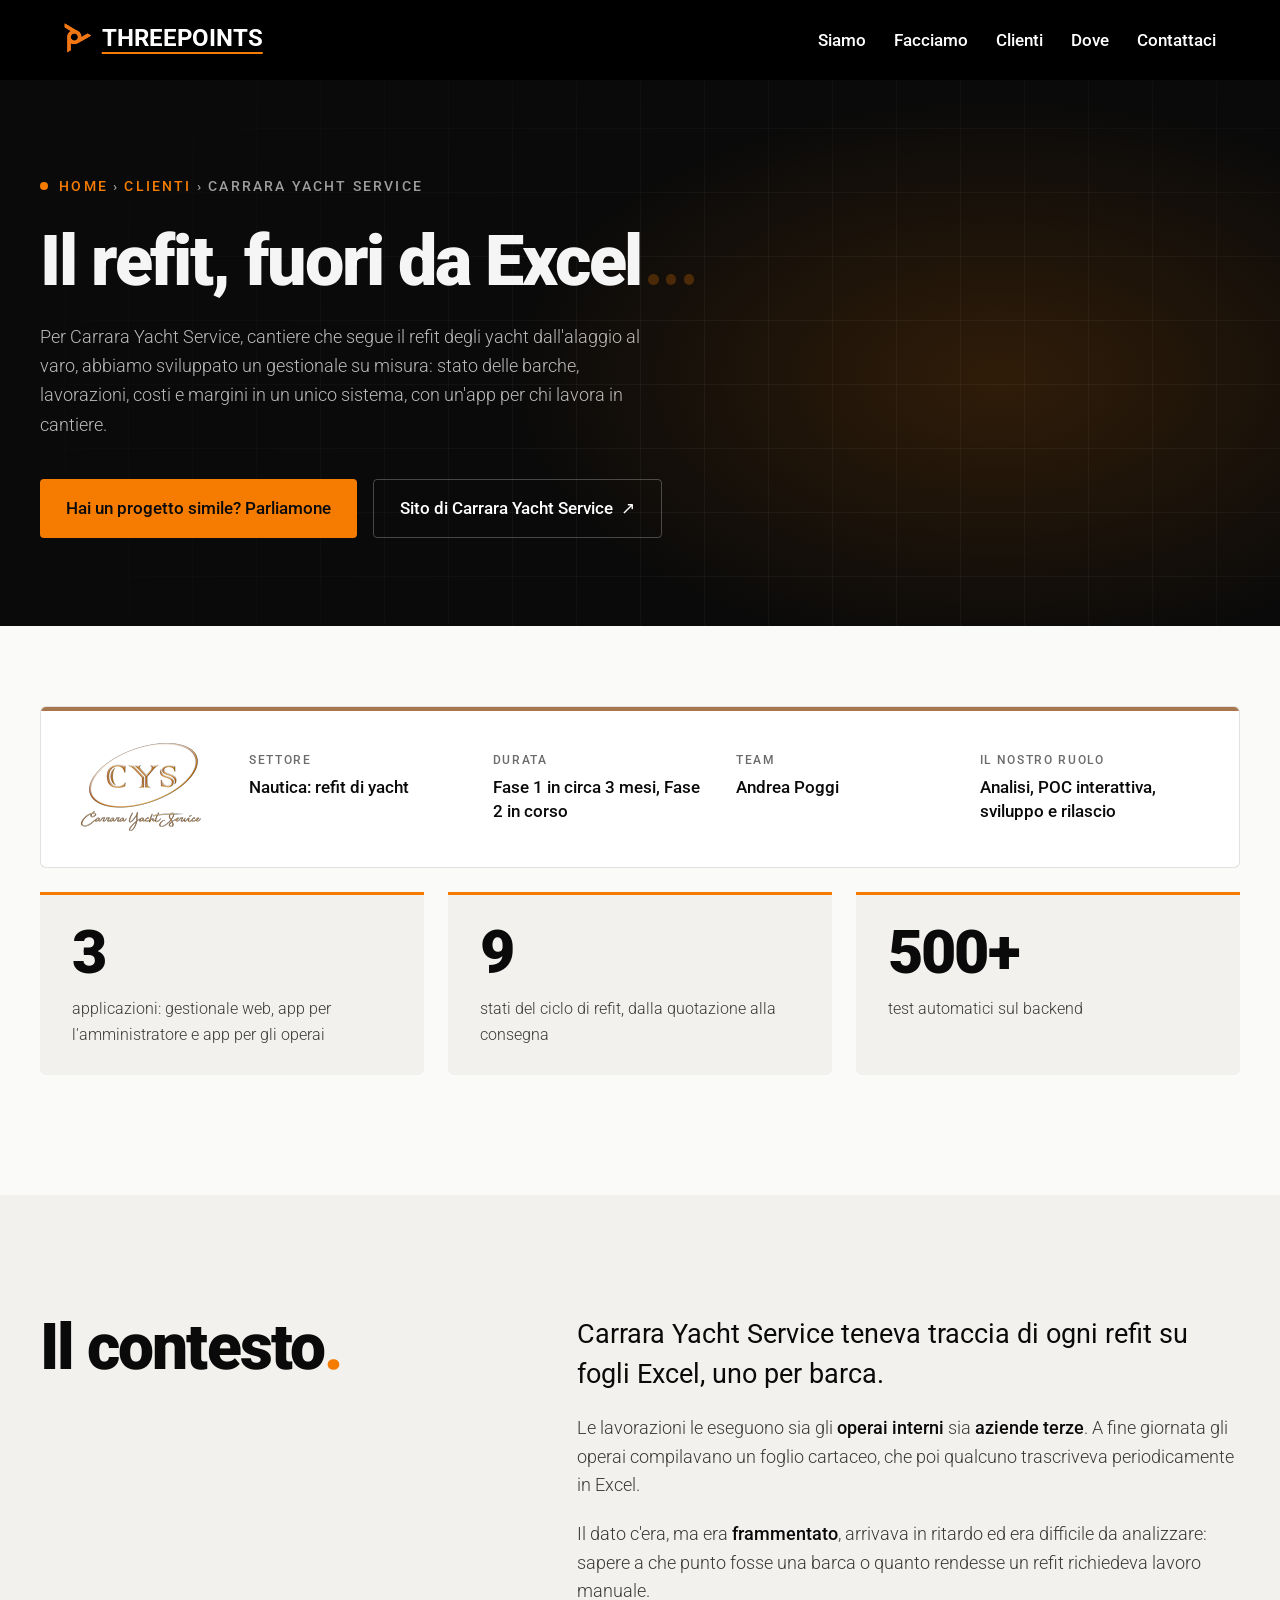
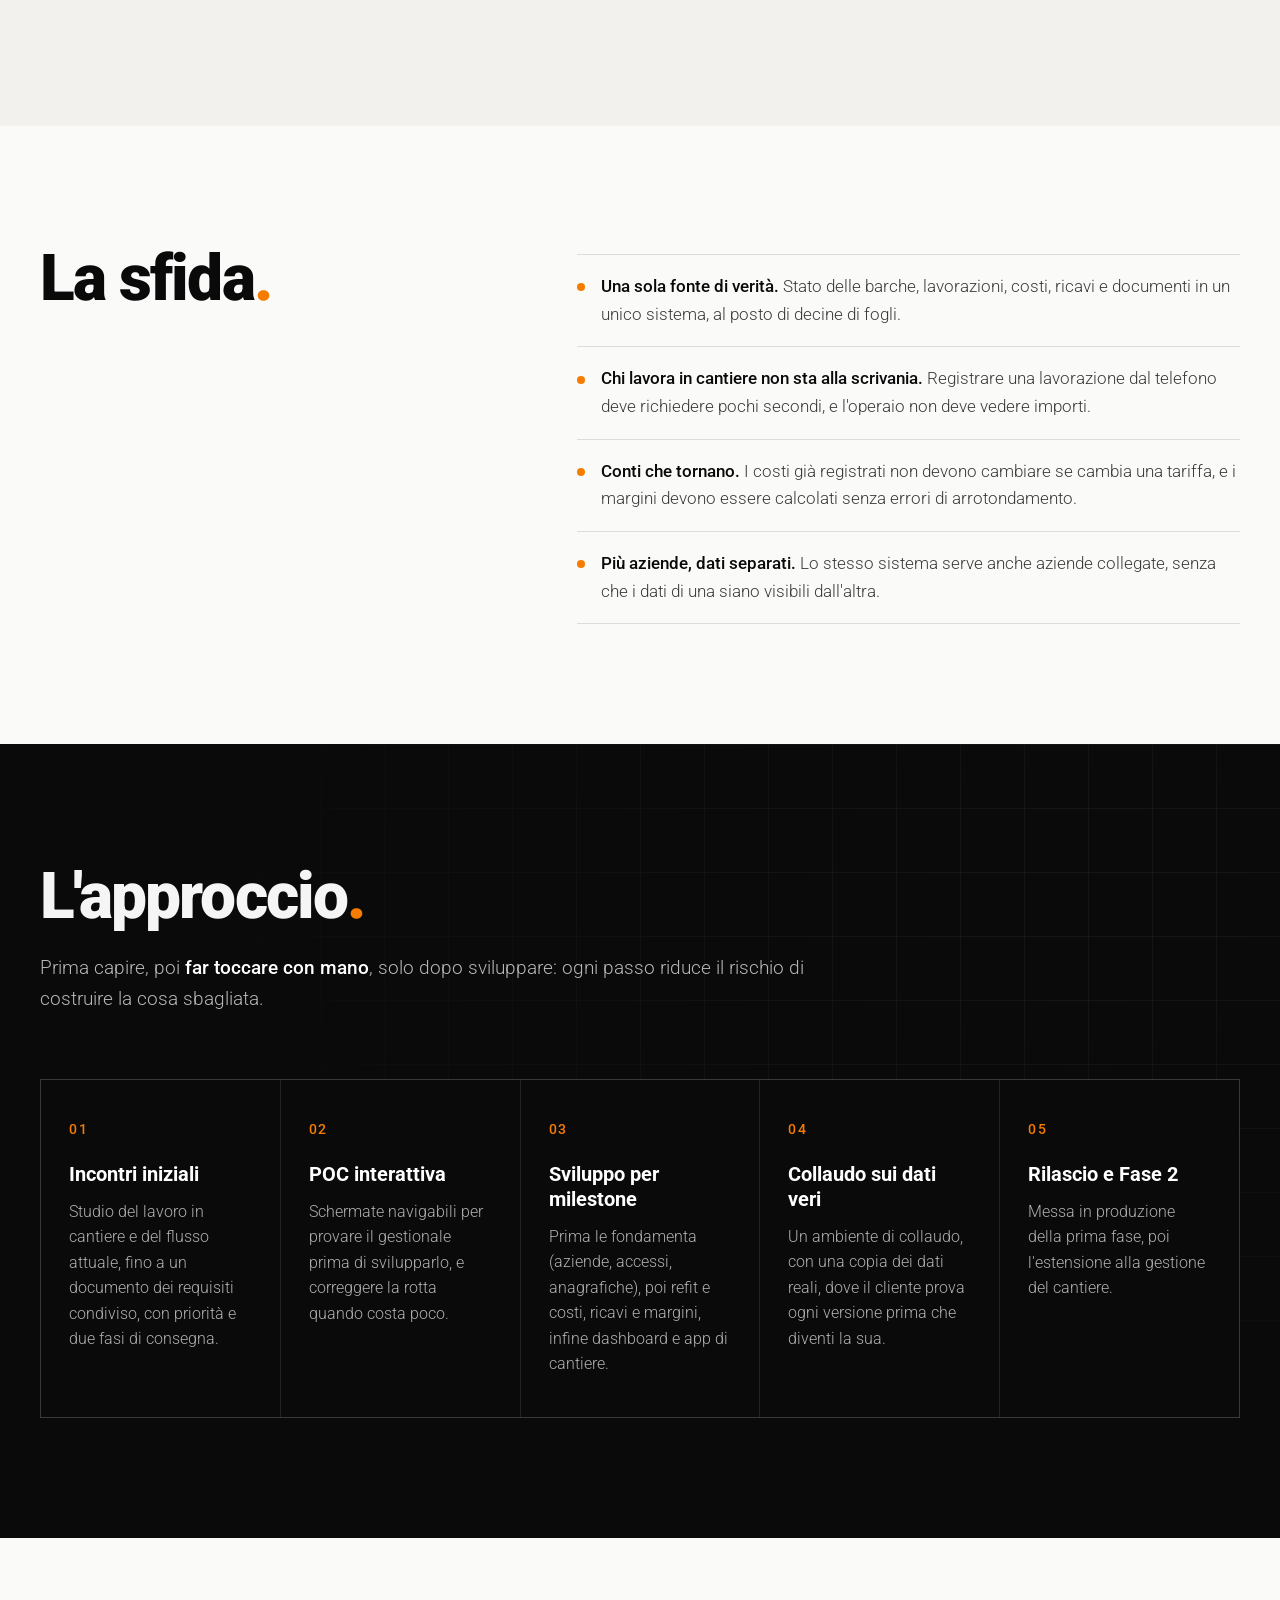
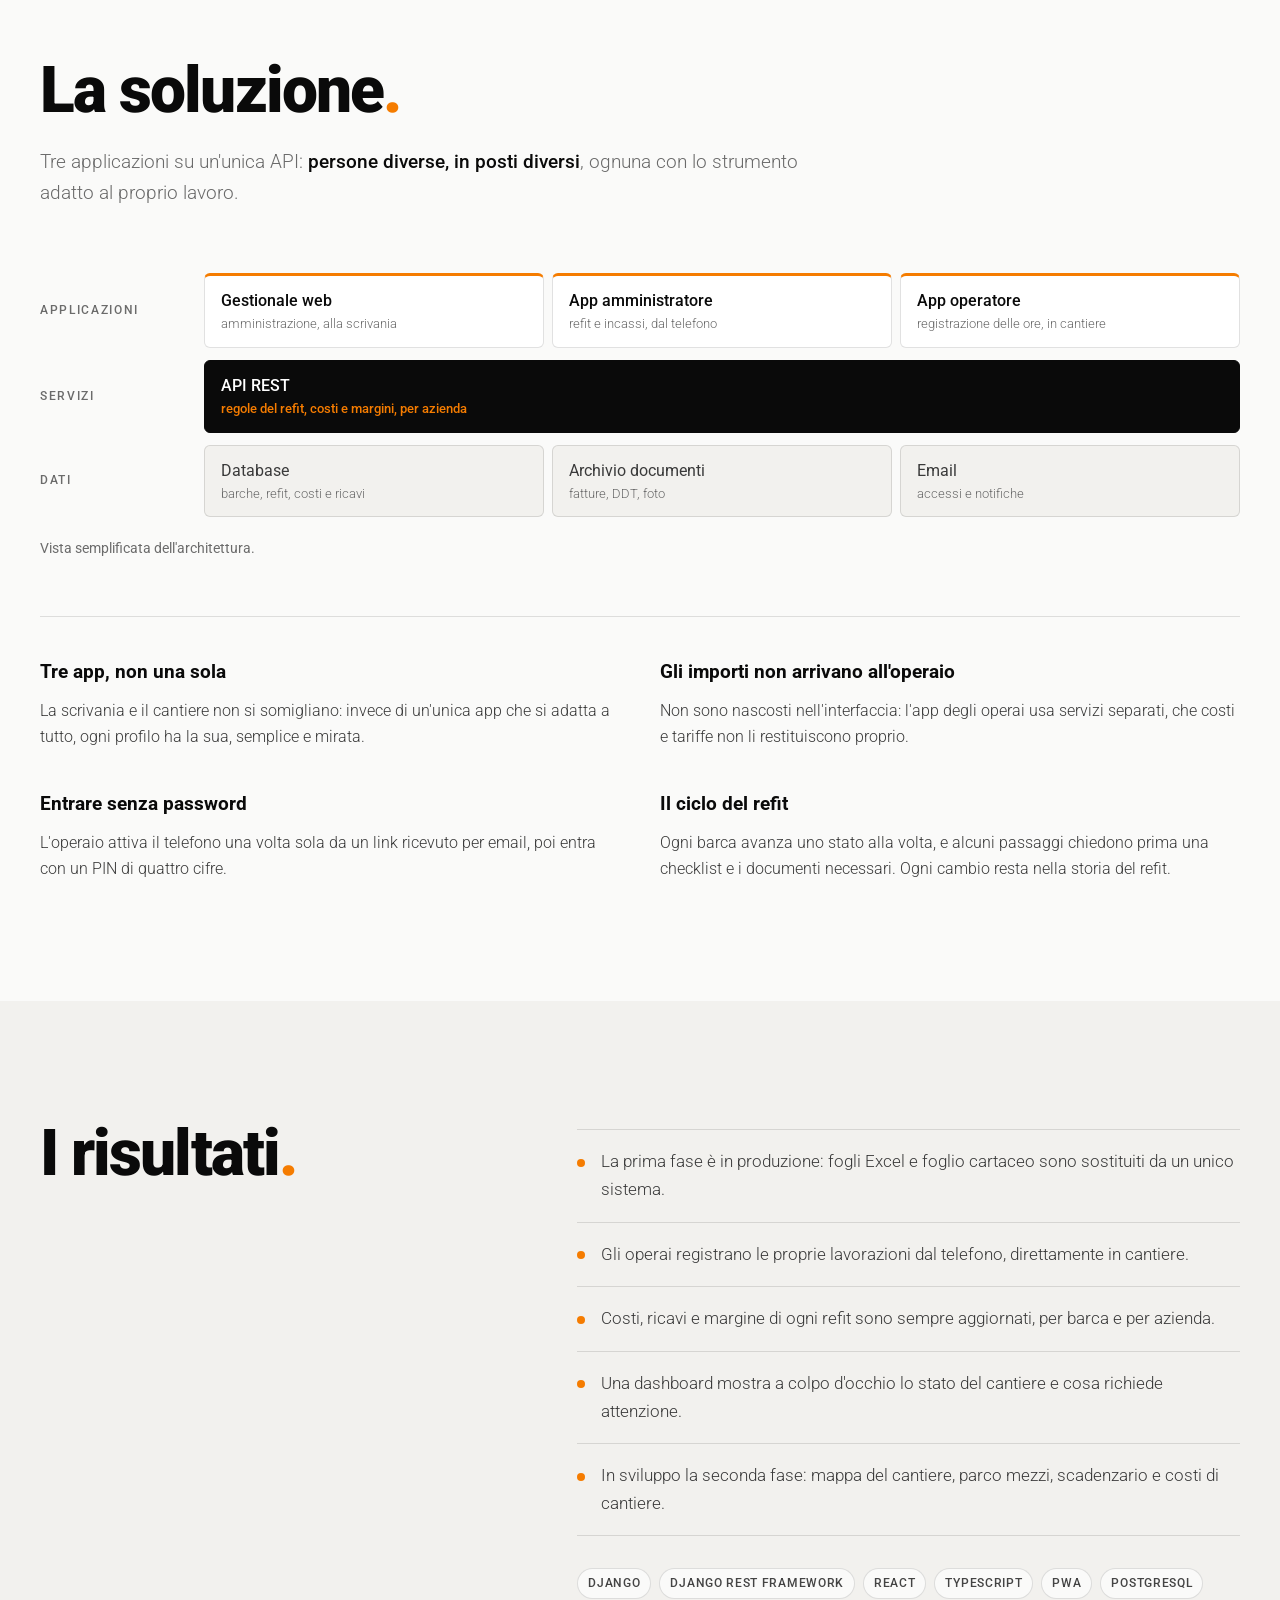
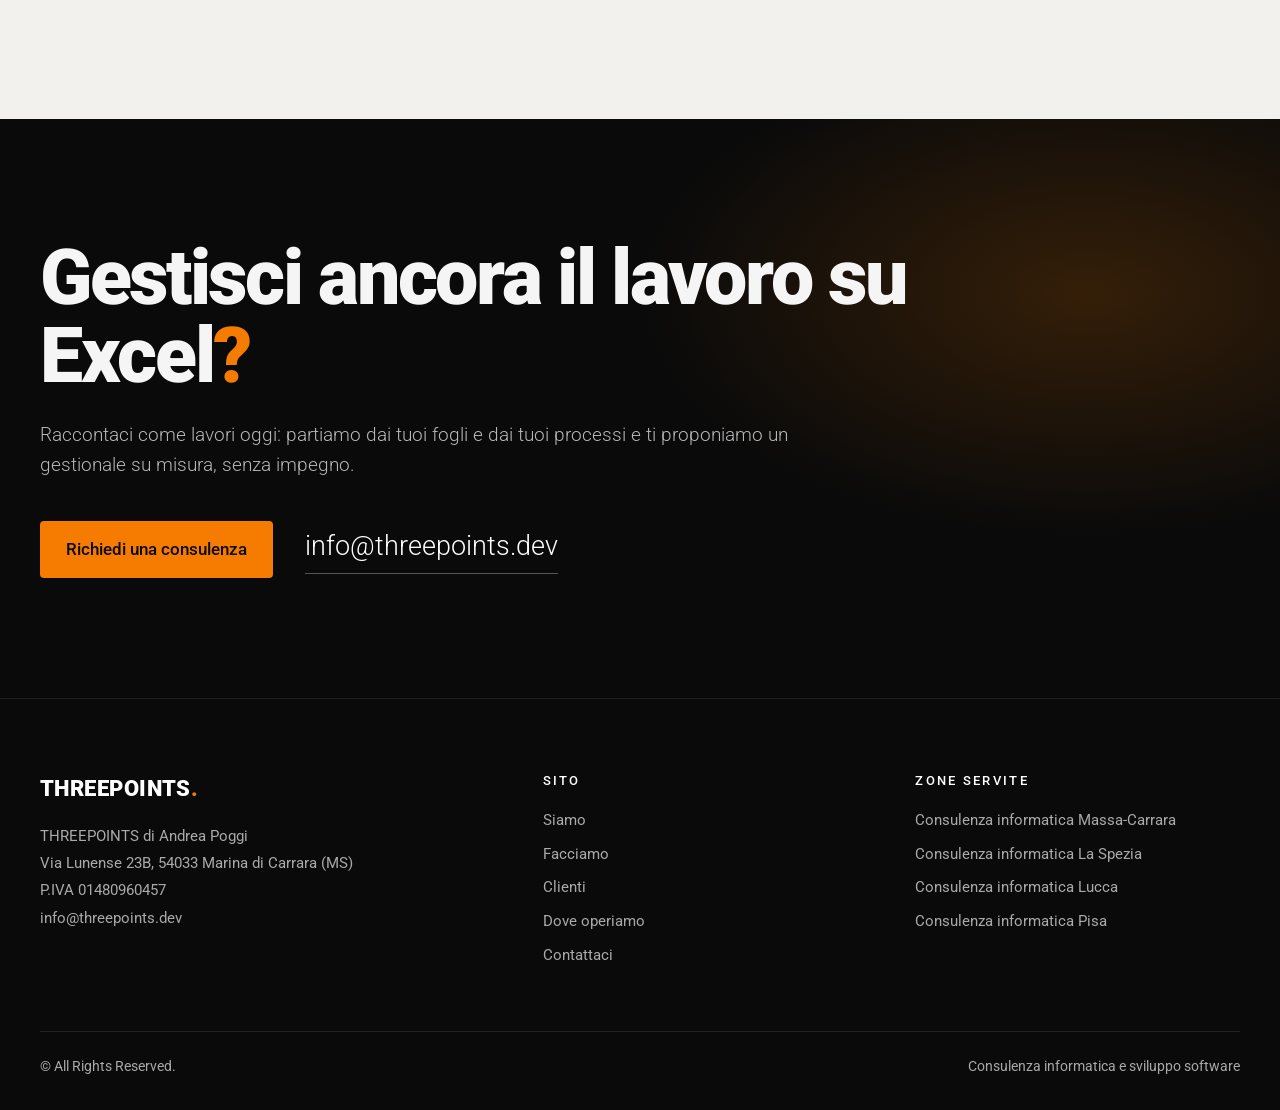
<file: clienti/carrarayacht/index.html>
<!DOCTYPE html>
<html lang="it" prefix="og: https://ogp.me/ns#">

<head>
    <meta charset="UTF-8">
    <meta name="viewport" content="width=device-width, initial-scale=1.0">

    <!-- Stato iniziale dell'ingresso: impostato prima del primo disegno.
         Senza JavaScript la classe non c'è e il contenuto è subito visibile. -->
    <script>document.documentElement.classList.add('pre')</script>

    <title>Carrara Yacht Service: gestionale su misura per il refit di yacht | Threepoints</title>
    <meta name="description" content="Un gestionale su misura per il refit di yacht che sostituisce i fogli Excel: dagli incontri iniziali alla POC interattiva fino al rilascio, con gestionale web e app per amministratori e operai di cantiere.">
    <meta name="robots" content="index, follow, max-image-preview:large">
    <link rel="canonical" href="https://threepoints.dev/clienti/carrarayacht/">
    <meta name="theme-color" content="#000000">

    <meta property="og:title" content="Carrara Yacht Service: gestionale su misura per il refit di yacht | Threepoints" />
    <meta property="og:type" content="article" />
    <meta property="og:locale" content="it_IT" />
    <meta property="og:site_name" content="Threepoints" />
    <meta property="og:description" content="Un gestionale su misura per il refit di yacht che sostituisce i fogli Excel: dagli incontri iniziali alla POC interattiva fino al rilascio, con gestionale web e app per amministratori e operai di cantiere." />
    <meta property="og:image" content="https://threepoints.dev/images/ogimage.png" />
    <meta property="og:url" content="https://threepoints.dev/clienti/carrarayacht/" />
    <meta name="twitter:card" content="summary_large_image">

    <link rel="icon" type="image/svg+xml" href="/images/favicon.svg" />
    <link rel="icon" type="image/png" href="/images/favicon.png" />

    <script type="application/ld+json">
    {
        "@context": "https://schema.org",
        "@graph": [
            {
                "@type": "Article",
                "@id": "https://threepoints.dev/clienti/carrarayacht/#article",
                "headline": "Carrara Yacht Service: gestionale su misura per il refit di yacht",
                "description": "Un gestionale su misura per il refit di yacht che sostituisce i fogli Excel: dagli incontri iniziali alla POC interattiva fino al rilascio, con gestionale web e app per amministratori e operai di cantiere.",
                "url": "https://threepoints.dev/clienti/carrarayacht/",
                "image": "https://threepoints.dev/images/ogimage.png",
                "inLanguage": "it-IT",
                "datePublished": "2026-10-27",
                "author": {
                    "@id": "https://threepoints.dev/#organization"
                },
                "publisher": {
                    "@id": "https://threepoints.dev/#organization"
                },
                "about": {
                    "@type": "Organization",
                    "name": "Carrara Yacht Service",
                    "url": "https://www.carrarayacht.com/"
                },
                "keywords": "gestionale su misura, software su misura, refit yacht, cantiere nautico, job costing, PWA, proof of concept, Django, React, TypeScript"
            },
            {
                "@type": [
                    "ProfessionalService",
                    "LocalBusiness"
                ],
                "@id": "https://threepoints.dev/#organization",
                "name": "Threepoints",
                "url": "https://threepoints.dev/",
                "email": "info@threepoints.dev",
                "image": "https://threepoints.dev/images/ogimage.png",
                "address": {
                    "@type": "PostalAddress",
                    "streetAddress": "Via Lunense 23B",
                    "postalCode": "54033",
                    "addressLocality": "Marina di Carrara",
                    "addressRegion": "MS",
                    "addressCountry": "IT"
                }
            },
            {
                "@type": "BreadcrumbList",
                "itemListElement": [
                    {
                        "@type": "ListItem",
                        "position": 1,
                        "name": "Home",
                        "item": "https://threepoints.dev/"
                    },
                    {
                        "@type": "ListItem",
                        "position": 2,
                        "name": "Clienti",
                        "item": "https://threepoints.dev/#clienti"
                    },
                    {
                        "@type": "ListItem",
                        "position": 3,
                        "name": "Carrara Yacht Service",
                        "item": "https://threepoints.dev/clienti/carrarayacht/"
                    }
                ]
            }
        ]
    }
    </script>

    <!-- Font ospitati in locale: nessuna richiesta bloccante verso domini esterni -->
    <link rel="preload" href="/fonts/roboto-latin.woff2" as="font" type="font/woff2" crossorigin>
    <link rel="preload" href="/fonts/material-symbols.woff2" as="font" type="font/woff2" crossorigin>
    <style>
        @font-face {
            font-family: 'Roboto';
            font-style: normal;
            font-weight: 300 900;
            font-stretch: 100%;
            font-display: swap;
            src: url(/fonts/roboto-latin.woff2) format('woff2');
            unicode-range: U+0000-00FF, U+0131, U+0152-0153, U+02BB-02BC, U+02C6, U+02DA, U+02DC, U+0304, U+0308, U+0329, U+2000-206F, U+20AC, U+2122, U+2191, U+2193, U+2212, U+2215, U+FEFF, U+FFFD;
        }

        @font-face {
            font-family: 'Material Symbols Outlined';
            font-style: normal;
            font-weight: 400;
            font-display: block;
            src: url(/fonts/material-symbols.woff2) format('woff2');
        }

        .material-symbols-outlined {
            font-family: 'Material Symbols Outlined';
            font-weight: normal;
            font-style: normal;
            font-size: 24px;
            line-height: 1;
            letter-spacing: normal;
            text-transform: none;
            display: inline-block;
            white-space: nowrap;
            word-wrap: normal;
            direction: ltr;
            -webkit-font-feature-settings: 'liga';
            -webkit-font-smoothing: antialiased;
        }
    </style>

    <!-- CSS di base (in index.html è inline insieme alla schermata di caricamento) -->
    <style>
        * {
            margin: 0;
            padding: 0;
            box-sizing: border-box;
        }

        body {
            font-family: 'Roboto', sans-serif;
            line-height: 1.6;
        }
    </style>

    <link rel="stylesheet" href="/styles.min.css">
    <script defer src="/script.js"></script>
</head>

<body>
    <nav class="navbar">
        <div class="navbar-content">
            <div class="logo">
                <strong>
                    <a href="/"><img src="/images/logo-mark.svg" alt="" class="logo-mark" width="28" height="30" />THREEPOINTS</a>
                </strong>
            </div>
            <div class="menu-desktop">
                <a href="/#siamo">Siamo</a>
                <a href="/#facciamo">Facciamo</a>
                <a href="/#clienti">Clienti</a>
                <a href="/#dove">Dove</a>
                <a href="/#contattaci">Contattaci</a>
            </div>
            <div class="menu-mobile">
                <button class="menu-toggle" id="menu-toggle" aria-label="Apri il menu">
                    <span class="material-symbols-outlined" style="color: white;">menu</span>
                </button>
            </div>
        </div>
        <div class="menu-mobile-items" id="mobile-menu">
            <button class="close-menu" id="close-menu" aria-label="Chiudi il menu">
                <span class="material-symbols-outlined">close</span>
            </button>
            <a href="/#siamo">Siamo</a>
            <a href="/#facciamo">Facciamo</a>
            <a href="/#clienti">Clienti</a>
            <a href="/#dove">Dove</a>
            <a href="/#contattaci">Contattaci</a>

            <div class="menu-mobile-footer" id="menu-mobile-footer">
                <p>© All Rights Reserved.</p>
                <p>THREEPOINTS di Andrea Poggi.</p>
                <p><a href="mailto:info@threepoints.dev">info@threepoints.dev</a></p>
            </div>
        </div>
    </nav>

    <header class="hero-v2 hero-v2-local">
        <div class="hero-v2-inner">
            <div class="hero-v2-copy">
                <nav class="hero-v2-eyebrow" data-in="fade" aria-label="Breadcrumb">
                    <span class="hero-v2-pulse" aria-hidden="true"></span>
                    <a href="/">Home</a> › <a href="/#clienti">Clienti</a> › Carrara Yacht Service
                </nav>

                <h1>
                    <span class="hero-v2-title">
                        <span class="line"><span data-in="line">Il refit, fuori da Excel<span class="tp-dots"
                                    aria-hidden="true"><i></i><i></i><i></i></span></span></span>
                    </span>
                </h1>

                <p class="hero-v2-lead" data-in="fade">Per Carrara Yacht Service, cantiere che segue il refit degli
                    yacht dall'alaggio al varo, abbiamo sviluppato un gestionale su misura: stato delle barche,
                    lavorazioni, costi e margini in un unico sistema, con un'app per chi lavora in cantiere.</p>

                <div class="hero-v2-actions" data-in="fade">
                    <a class="hero-v2-btn primary"
                        href="mailto:info@threepoints.dev?subject=Richiesta%20consulenza%20-%20Gestionale%20su%20misura">Hai un progetto simile? Parliamone</a>
                    <a class="hero-v2-btn ghost" href="https://www.carrarayacht.com/" target="_blank" rel="noopener">Sito di Carrara Yacht Service <span aria-hidden="true">↗</span></a>
                </div>
            </div>
        </div>
    </header>

    <main>
    <!-- In breve: scheda del progetto e numeri principali -->
    <section class="section case-summary">
        <div class="section-inner">
            <div class="case-facts" id="carrarayacht">
                <div class="case-facts-logo">
                    <img src="/images/cys.png" alt="Logo Carrara Yacht Service" width="120" height="88">
                </div>
                <dl>
                    <div>
                        <dt>Settore</dt>
                        <dd>Nautica: refit di yacht</dd>
                    </div>
                    <div>
                        <dt>Durata</dt>
                        <dd>Fase 1 in circa 3 mesi, Fase 2 in corso</dd>
                    </div>
                    <div>
                        <dt>Team</dt>
                        <dd>Andrea Poggi</dd>
                    </div>
                    <div>
                        <dt>Il nostro ruolo</dt>
                        <dd>Analisi, POC interattiva, sviluppo e rilascio</dd>
                    </div>
                </dl>
            </div>

            <ul class="case-stats">
                <li class="stat">
                    <strong>3</strong>
                    <span>applicazioni: gestionale web, app per l'amministratore e app per gli operai</span>
                </li>
                <li class="stat">
                    <strong>9</strong>
                    <span>stati del ciclo di refit, dalla quotazione alla consegna</span>
                </li>
                <li class="stat">
                    <strong>500+</strong>
                    <span>test automatici sul backend</span>
                </li>
            </ul>
        </div>
    </section>

    <section class="section tone-2">
        <div class="section-inner split">
            <div class="section-head">
                <h2 class="section-title">Il contesto<span class="accent">.</span></h2>
            </div>

            <div class="prose">
                <p class="big">Carrara Yacht Service teneva traccia di ogni refit su fogli Excel, uno per barca.</p>
                <p>Le lavorazioni le eseguono sia gli <strong>operai interni</strong> sia
                    <strong>aziende terze</strong>. A fine giornata gli operai compilavano un foglio cartaceo, che
                    poi qualcuno trascriveva periodicamente in Excel.</p>
                <p>Il dato c'era, ma era <strong>frammentato</strong>, arrivava in ritardo ed era difficile da
                    analizzare: sapere a che punto fosse una barca o quanto rendesse un refit richiedeva lavoro
                    manuale.</p>
            </div>
        </div>
    </section>

    <section class="section">
        <div class="section-inner split">
            <div class="section-head">
                <h2 class="section-title">La sfida<span class="accent">.</span></h2>
            </div>

            <div class="prose">
                <ul class="checklist">
                    <li><span><strong>Una sola fonte di verità.</strong> Stato delle barche, lavorazioni, costi,
                            ricavi e documenti in un unico sistema, al posto di decine di fogli.</span></li>
                    <li><span><strong>Chi lavora in cantiere non sta alla scrivania.</strong> Registrare una
                            lavorazione dal telefono deve richiedere pochi secondi, e l'operaio non deve vedere
                            importi.</span></li>
                    <li><span><strong>Conti che tornano.</strong> I costi già registrati non devono cambiare se
                            cambia una tariffa, e i margini devono essere calcolati senza errori di
                            arrotondamento.</span></li>
                    <li><span><strong>Più aziende, dati separati.</strong> Lo stesso sistema serve anche aziende
                            collegate, senza che i dati di una siano visibili dall'altra.</span></li>
                </ul>
            </div>
        </div>
    </section>

    <section class="section dark has-grid">
        <div class="section-inner">
            <div class="section-head">
                <h2 class="section-title">L'approccio<span class="accent">.</span></h2>
                <p class="section-lead">Prima capire, poi <strong>far toccare con mano</strong>, solo dopo
                    sviluppare: ogni passo riduce il rischio di costruire la cosa sbagliata.</p>
            </div>

            <ol class="steps">
                <li>
                    <span class="step-num">01</span>
                    <h3>Incontri iniziali</h3>
                    <p>Studio del lavoro in cantiere e del flusso attuale, fino a un documento dei requisiti
                        condiviso, con priorità e due fasi di consegna.</p>
                </li>
                <li>
                    <span class="step-num">02</span>
                    <h3>POC interattiva</h3>
                    <p>Schermate navigabili per provare il gestionale prima di svilupparlo, e correggere la
                        rotta quando costa poco.</p>
                </li>
                <li>
                    <span class="step-num">03</span>
                    <h3>Sviluppo per milestone</h3>
                    <p>Prima le fondamenta (aziende, accessi, anagrafiche), poi refit e costi, ricavi e margini,
                        infine dashboard e app di cantiere.</p>
                </li>
                <li>
                    <span class="step-num">04</span>
                    <h3>Collaudo sui dati veri</h3>
                    <p>Un ambiente di collaudo, con una copia dei dati reali, dove il cliente prova ogni
                        versione prima che diventi la sua.</p>
                </li>
                <li>
                    <span class="step-num">05</span>
                    <h3>Rilascio e Fase 2</h3>
                    <p>Messa in produzione della prima fase, poi l'estensione alla gestione del cantiere.</p>
                </li>
            </ol>
        </div>
    </section>

    <section class="section">
        <div class="section-inner">
            <div class="section-head">
                <h2 class="section-title">La soluzione<span class="accent">.</span></h2>
                <p class="section-lead">Tre applicazioni su un'unica API: <strong>persone diverse, in posti
                        diversi</strong>, ognuna con lo strumento adatto al proprio lavoro.</p>
            </div>

            <figure class="arch" aria-label="Schema della soluzione">
                <div class="arch-layer services">
                    <p class="arch-label">Applicazioni</p>
                    <ul class="arch-items">
                        <li class="arch-item">Gestionale web<small>amministrazione, alla scrivania</small></li>
                        <li class="arch-item">App amministratore<small>refit e incassi, dal telefono</small></li>
                        <li class="arch-item">App operatore<small>registrazione delle ore, in cantiere</small></li>
                    </ul>
                </div>
                <div class="arch-layer">
                    <p class="arch-label">Servizi</p>
                    <ul class="arch-items">
                        <li class="arch-item poc">API REST<small>regole del refit, costi e margini, per azienda</small></li>
                    </ul>
                </div>
                <div class="arch-layer external">
                    <p class="arch-label">Dati</p>
                    <ul class="arch-items">
                        <li class="arch-item">Database<small>barche, refit, costi e ricavi</small></li>
                        <li class="arch-item">Archivio documenti<small>fatture, DDT, foto</small></li>
                        <li class="arch-item">Email<small>accessi e notifiche</small></li>
                    </ul>
                </div>
                <figcaption>Vista semplificata dell'architettura.</figcaption>
            </figure>

            <div class="arch-notes">
                <div>
                    <h3>Tre app, non una sola</h3>
                    <p>La scrivania e il cantiere non si somigliano: invece di un'unica app che si adatta a
                        tutto, ogni profilo ha la sua, semplice e mirata.</p>
                </div>
                <div>
                    <h3>Gli importi non arrivano all'operaio</h3>
                    <p>Non sono nascosti nell'interfaccia: l'app degli operai usa servizi separati, che costi e
                        tariffe non li restituiscono proprio.</p>
                </div>
                <div>
                    <h3>Entrare senza password</h3>
                    <p>L'operaio attiva il telefono una volta sola da un link ricevuto per email, poi entra con
                        un PIN di quattro cifre.</p>
                </div>
                <div>
                    <h3>Il ciclo del refit</h3>
                    <p>Ogni barca avanza uno stato alla volta, e alcuni passaggi chiedono prima una checklist
                        e i documenti necessari. Ogni cambio resta nella storia del refit.</p>
                </div>
            </div>
        </div>
    </section>

    <section class="section tone-2">
        <div class="section-inner split">
            <div class="section-head">
                <h2 class="section-title">I risultati<span class="accent">.</span></h2>
            </div>

            <div class="prose">
                <ul class="checklist">
                    <li>La prima fase è in produzione: fogli Excel e foglio cartaceo sono sostituiti da un unico
                        sistema.</li>
                    <li>Gli operai registrano le proprie lavorazioni dal telefono, direttamente in cantiere.</li>
                    <li>Costi, ricavi e margine di ogni refit sono sempre aggiornati, per barca e per azienda.</li>
                    <li>Una dashboard mostra a colpo d'occhio lo stato del cantiere e cosa richiede attenzione.</li>
                    <li>In sviluppo la seconda fase: mappa del cantiere, parco mezzi, scadenzario e costi di
                        cantiere.</li>
                </ul>

                <div class="badges">
                    <span class="badge">Django</span>
                    <span class="badge">Django REST Framework</span>
                    <span class="badge">React</span>
                    <span class="badge">TypeScript</span>
                    <span class="badge">PWA</span>
                    <span class="badge">PostgreSQL</span>
                </div>
            </div>
        </div>
    </section>

    <section class="section contact">
        <div class="section-inner">
            <div class="section-head">
                <h2 class="section-title">Gestisci ancora il lavoro su Excel<span class="accent">?</span></h2>
                <p class="section-lead">Raccontaci come lavori oggi: partiamo dai tuoi fogli e dai tuoi processi
                    e ti proponiamo un gestionale su misura, senza impegno.</p>
            </div>

            <div class="contact-actions">
                <a class="btn primary"
                    href="mailto:info@threepoints.dev?subject=Richiesta%20consulenza%20-%20Gestionale%20su%20misura">Richiedi una consulenza</a>
                <a class="contact-mail" href="mailto:info@threepoints.dev">info@threepoints.dev</a>
            </div>
        </div>
    </section>
    </main>

    <footer class="footer">
        <div class="footer-inner">
            <div>
                <p class="footer-brand">THREEPOINTS<span aria-hidden="true">.</span></p>
                <address>
                    THREEPOINTS di Andrea Poggi<br>
                    Via Lunense 23B, 54033 Marina di Carrara (MS)<br>
                    P.IVA 01480960457<br>
                    <a href="mailto:info@threepoints.dev">info@threepoints.dev</a>
                </address>
            </div>
            <nav aria-label="Sezioni">
                <p class="footer-heading">Sito</p>
                <ul>
                <li><a href="/#siamo">Siamo</a></li>
                <li><a href="/#facciamo">Facciamo</a></li>
                <li><a href="/#clienti">Clienti</a></li>
                <li><a href="/#dove">Dove operiamo</a></li>
                <li><a href="/#contattaci">Contattaci</a></li>
                </ul>
            </nav>
            <nav aria-label="Zone servite">
                <p class="footer-heading">Zone servite</p>
                <ul>
                <li><a href="/consulenza-informatica-massa-carrara/">Consulenza informatica Massa-Carrara</a></li>
                <li><a href="/consulenza-informatica-la-spezia/">Consulenza informatica La Spezia</a></li>
                <li><a href="/consulenza-informatica-lucca/">Consulenza informatica Lucca</a></li>
                <li><a href="/consulenza-informatica-pisa/">Consulenza informatica Pisa</a></li>
                </ul>
            </nav>
        </div>
        <div class="footer-bottom">
            <p>© All Rights Reserved.</p>
            <p>Consulenza informatica e sviluppo software</p>
        </div>
    </footer>

</body>

</html>
</file>
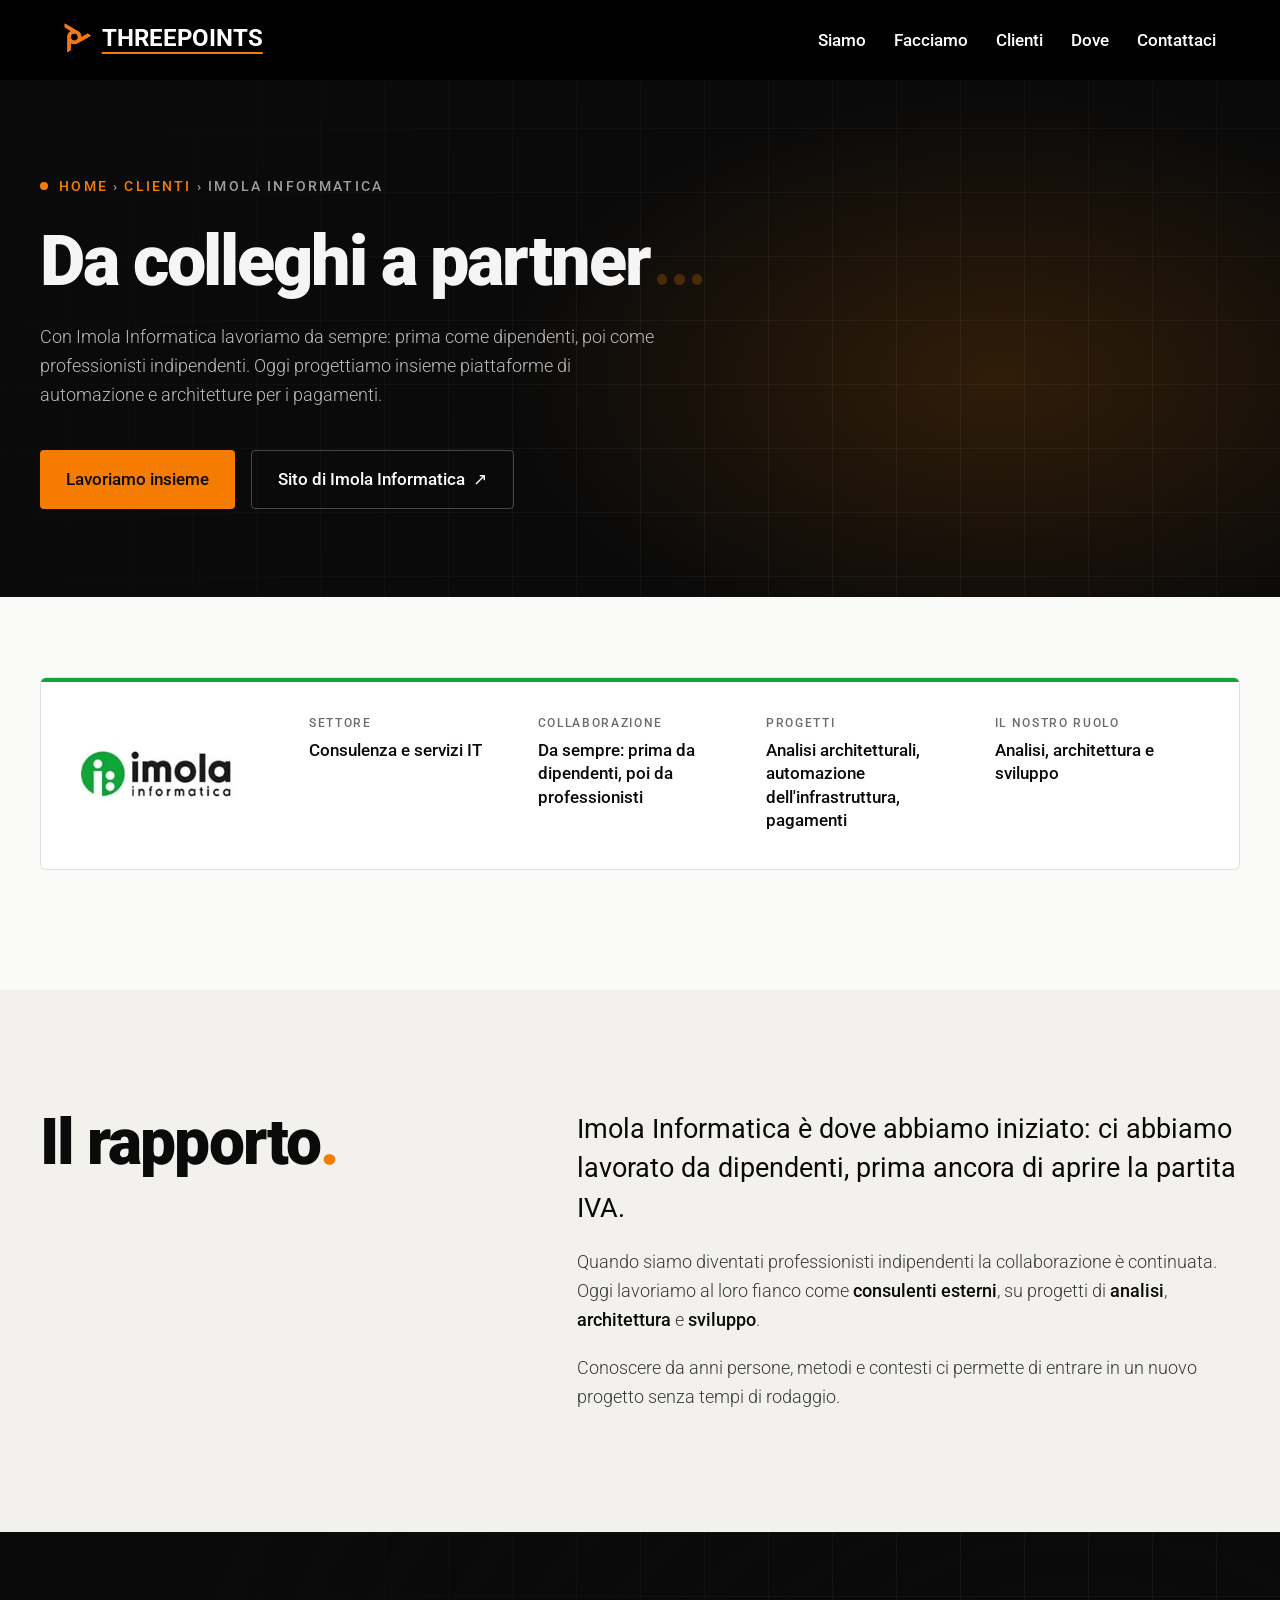
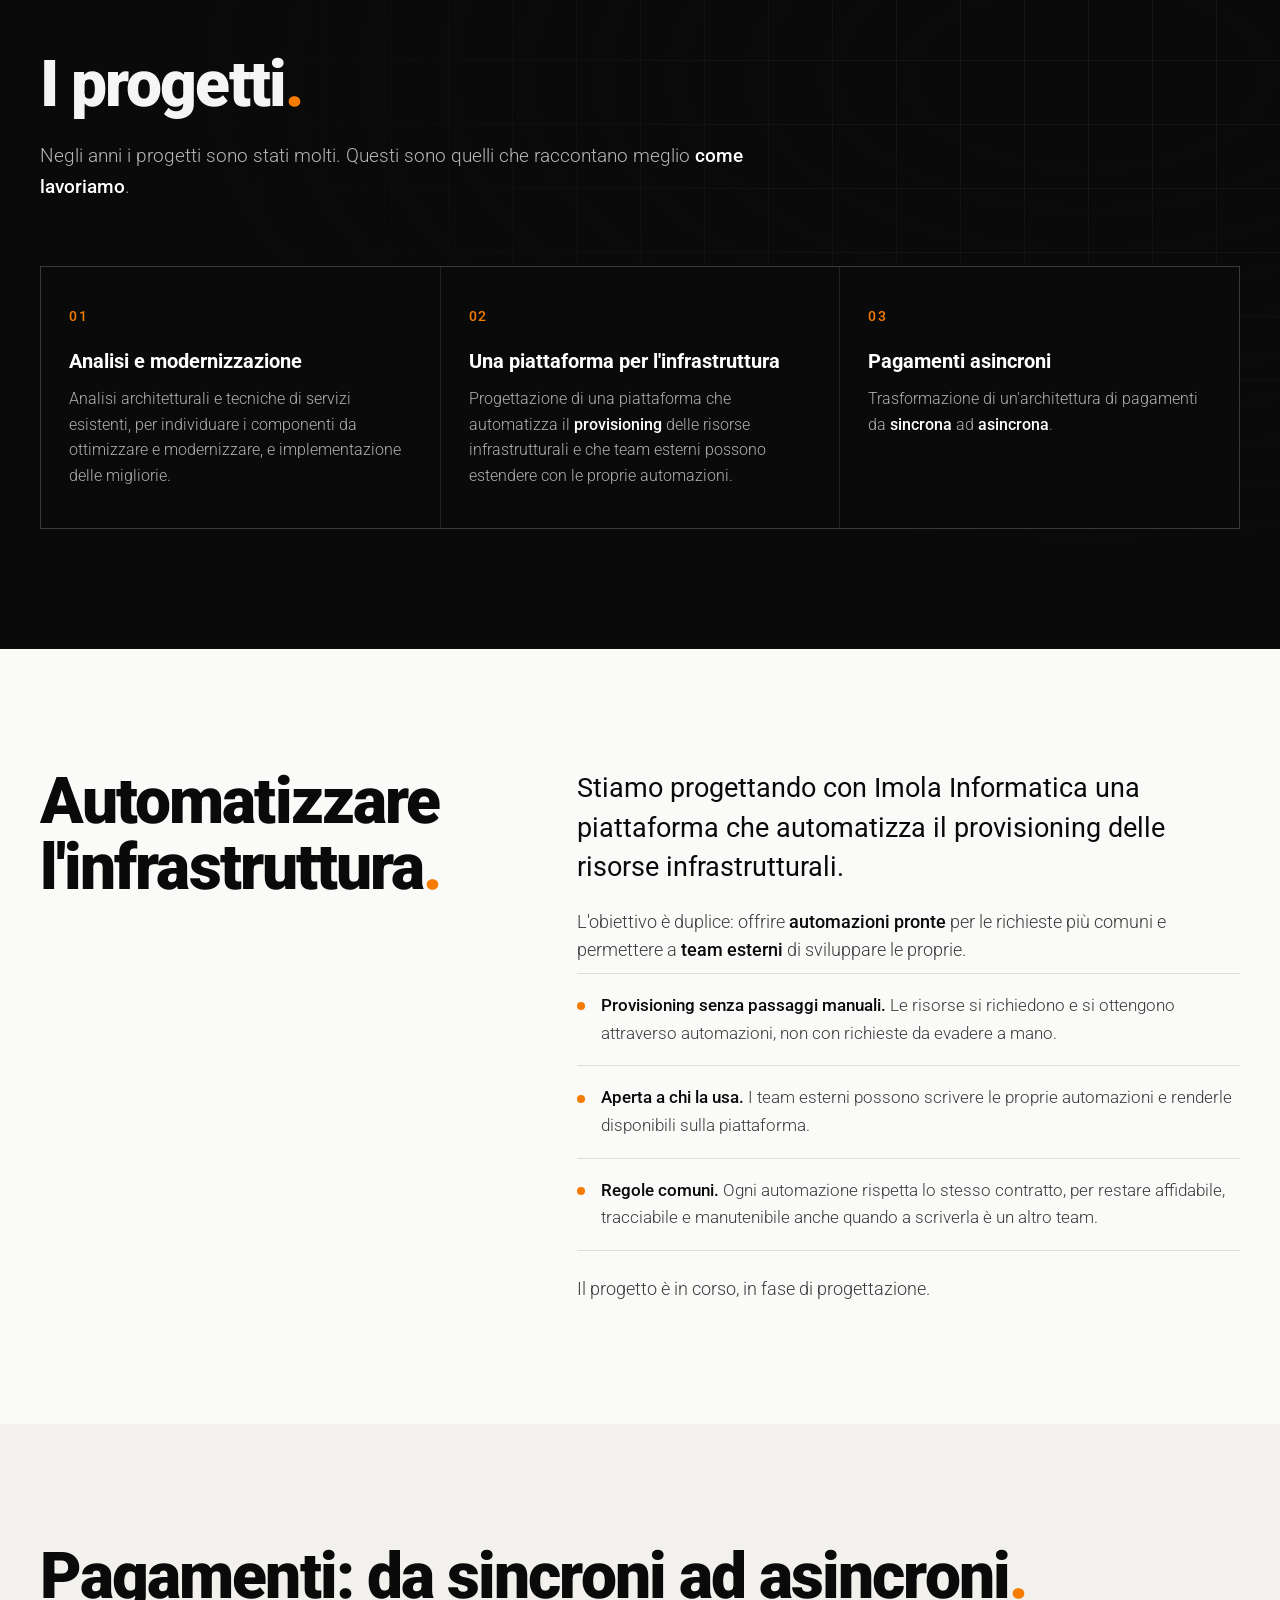
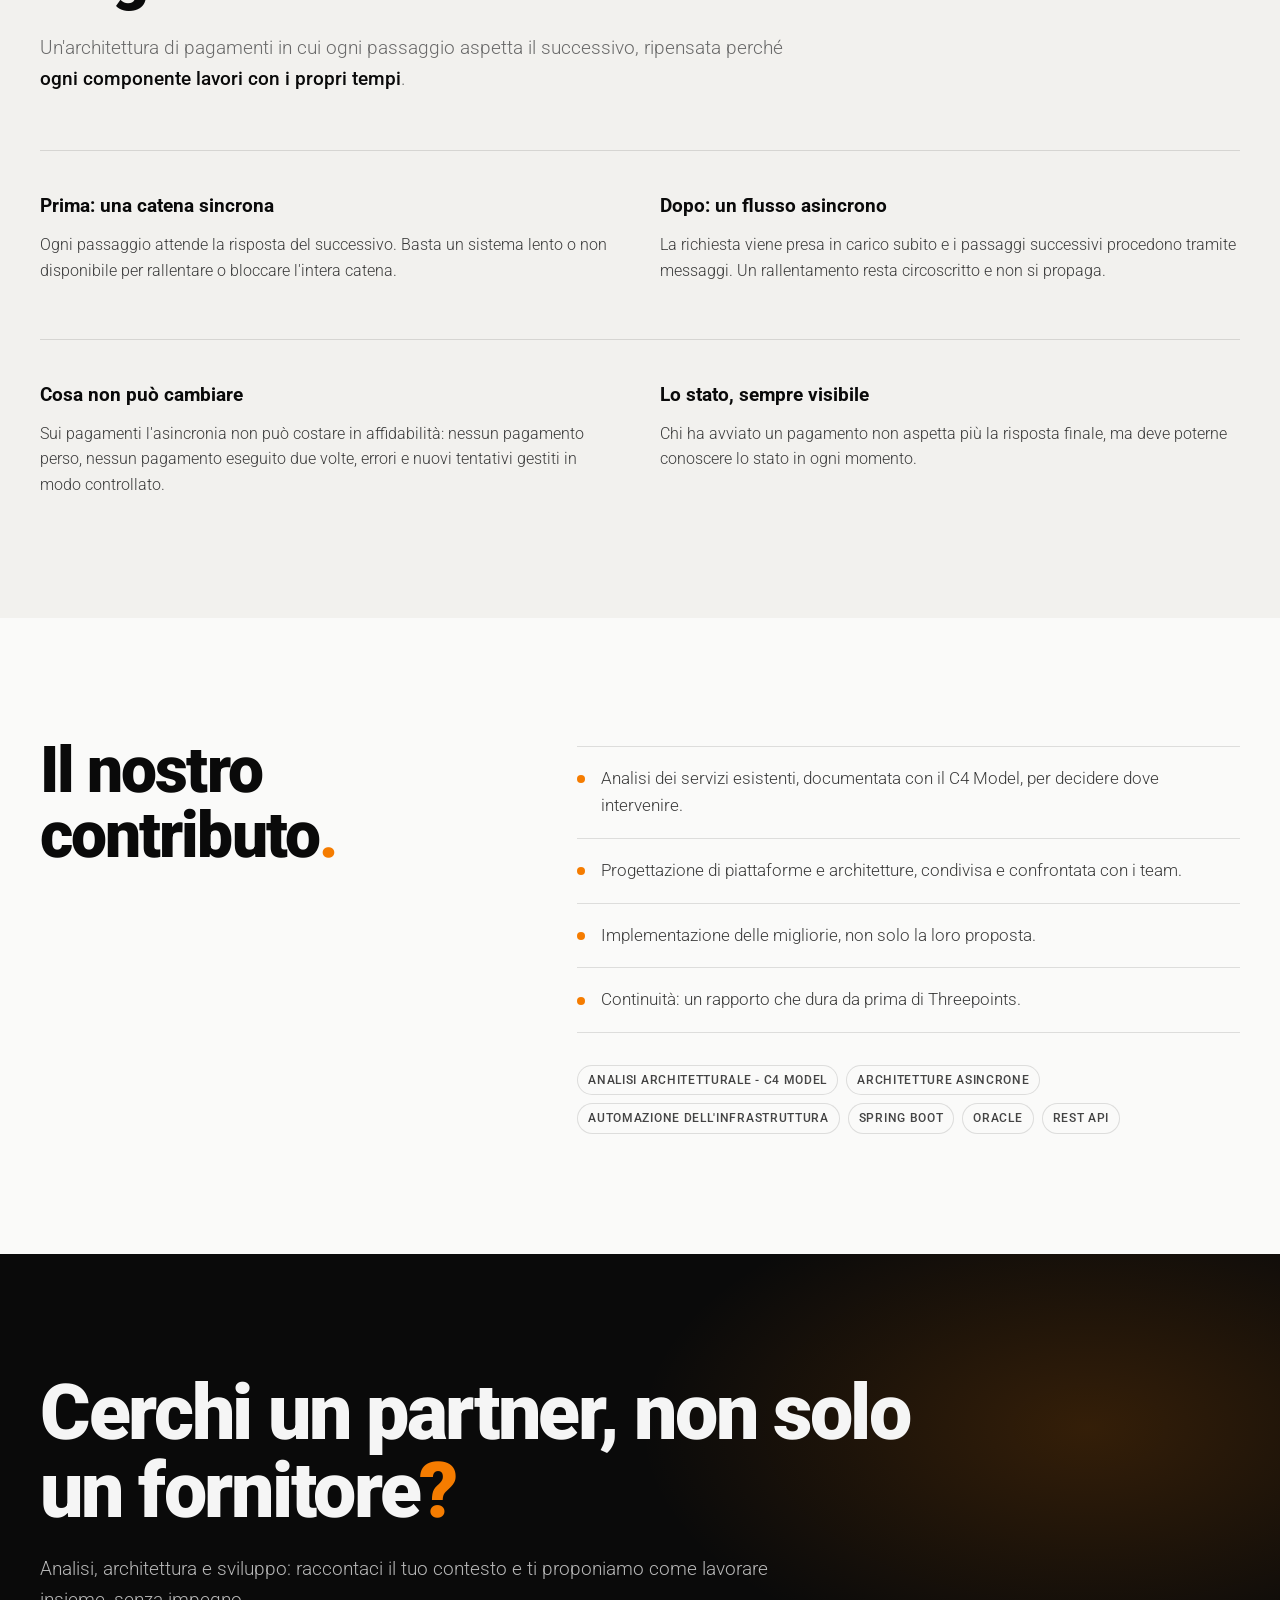
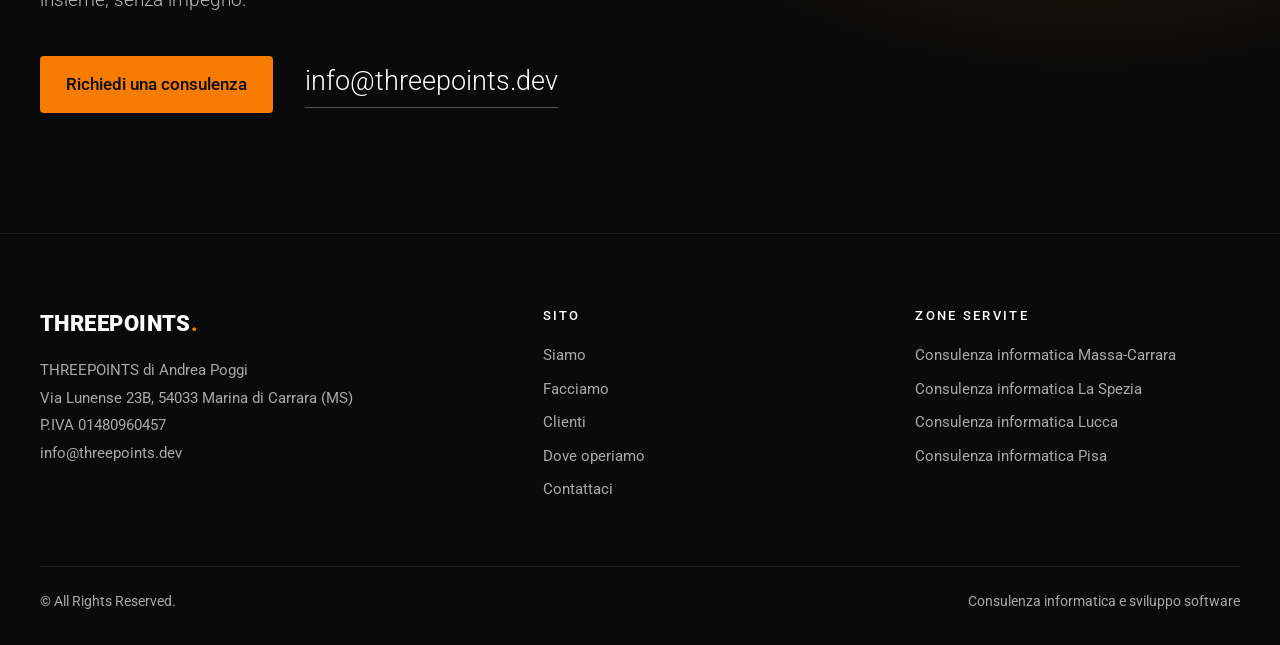
<file: clienti/imolainformatica/index.html>
<!DOCTYPE html>
<html lang="it" prefix="og: https://ogp.me/ns#">

<head>
    <meta charset="UTF-8">
    <meta name="viewport" content="width=device-width, initial-scale=1.0">

    <!-- Stato iniziale dell'ingresso: impostato prima del primo disegno.
         Senza JavaScript la classe non c'è e il contenuto è subito visibile. -->
    <script>document.documentElement.classList.add('pre')</script>

    <title>Imola Informatica: architettura, automazione e pagamenti | Threepoints</title>
    <meta name="description" content="Una collaborazione di lunga data con Imola Informatica: analisi architetturali, progettazione di una piattaforma per automatizzare il provisioning dell'infrastruttura e passaggio di un'architettura di pagamenti da sincrona ad asincrona.">
    <meta name="robots" content="index, follow, max-image-preview:large">
    <link rel="canonical" href="https://threepoints.dev/clienti/imolainformatica/">
    <meta name="theme-color" content="#000000">

    <meta property="og:title" content="Imola Informatica: architettura, automazione e pagamenti | Threepoints" />
    <meta property="og:type" content="article" />
    <meta property="og:locale" content="it_IT" />
    <meta property="og:site_name" content="Threepoints" />
    <meta property="og:description" content="Una collaborazione di lunga data con Imola Informatica: analisi architetturali, progettazione di una piattaforma per automatizzare il provisioning dell'infrastruttura e passaggio di un'architettura di pagamenti da sincrona ad asincrona." />
    <meta property="og:image" content="https://threepoints.dev/images/ogimage.png" />
    <meta property="og:url" content="https://threepoints.dev/clienti/imolainformatica/" />
    <meta name="twitter:card" content="summary_large_image">

    <link rel="icon" type="image/svg+xml" href="/images/favicon.svg" />
    <link rel="icon" type="image/png" href="/images/favicon.png" />

    <script type="application/ld+json">
    {
        "@context": "https://schema.org",
        "@graph": [
            {
                "@type": "Article",
                "@id": "https://threepoints.dev/clienti/imolainformatica/#article",
                "headline": "Imola Informatica: architettura, automazione e pagamenti",
                "description": "Una collaborazione di lunga data con Imola Informatica: analisi architetturali, progettazione di una piattaforma per automatizzare il provisioning dell'infrastruttura e passaggio di un'architettura di pagamenti da sincrona ad asincrona.",
                "url": "https://threepoints.dev/clienti/imolainformatica/",
                "image": "https://threepoints.dev/images/ogimage.png",
                "inLanguage": "it-IT",
                "datePublished": "2026-10-27",
                "author": {
                    "@id": "https://threepoints.dev/#organization"
                },
                "publisher": {
                    "@id": "https://threepoints.dev/#organization"
                },
                "about": {
                    "@type": "Organization",
                    "name": "Imola Informatica",
                    "url": "https://imolainformatica.it/"
                },
                "keywords": "architettura software, analisi architetturale, C4 Model, automazione infrastruttura, provisioning, architetture asincrone, pagamenti, Spring Boot, consulenza IT"
            },
            {
                "@type": [
                    "ProfessionalService",
                    "LocalBusiness"
                ],
                "@id": "https://threepoints.dev/#organization",
                "name": "Threepoints",
                "url": "https://threepoints.dev/",
                "email": "info@threepoints.dev",
                "image": "https://threepoints.dev/images/ogimage.png",
                "address": {
                    "@type": "PostalAddress",
                    "streetAddress": "Via Lunense 23B",
                    "postalCode": "54033",
                    "addressLocality": "Marina di Carrara",
                    "addressRegion": "MS",
                    "addressCountry": "IT"
                }
            },
            {
                "@type": "BreadcrumbList",
                "itemListElement": [
                    {
                        "@type": "ListItem",
                        "position": 1,
                        "name": "Home",
                        "item": "https://threepoints.dev/"
                    },
                    {
                        "@type": "ListItem",
                        "position": 2,
                        "name": "Clienti",
                        "item": "https://threepoints.dev/#clienti"
                    },
                    {
                        "@type": "ListItem",
                        "position": 3,
                        "name": "Imola Informatica",
                        "item": "https://threepoints.dev/clienti/imolainformatica/"
                    }
                ]
            }
        ]
    }
    </script>

    <!-- Font ospitati in locale: nessuna richiesta bloccante verso domini esterni -->
    <link rel="preload" href="/fonts/roboto-latin.woff2" as="font" type="font/woff2" crossorigin>
    <link rel="preload" href="/fonts/material-symbols.woff2" as="font" type="font/woff2" crossorigin>
    <style>
        @font-face {
            font-family: 'Roboto';
            font-style: normal;
            font-weight: 300 900;
            font-stretch: 100%;
            font-display: swap;
            src: url(/fonts/roboto-latin.woff2) format('woff2');
            unicode-range: U+0000-00FF, U+0131, U+0152-0153, U+02BB-02BC, U+02C6, U+02DA, U+02DC, U+0304, U+0308, U+0329, U+2000-206F, U+20AC, U+2122, U+2191, U+2193, U+2212, U+2215, U+FEFF, U+FFFD;
        }

        @font-face {
            font-family: 'Material Symbols Outlined';
            font-style: normal;
            font-weight: 400;
            font-display: block;
            src: url(/fonts/material-symbols.woff2) format('woff2');
        }

        .material-symbols-outlined {
            font-family: 'Material Symbols Outlined';
            font-weight: normal;
            font-style: normal;
            font-size: 24px;
            line-height: 1;
            letter-spacing: normal;
            text-transform: none;
            display: inline-block;
            white-space: nowrap;
            word-wrap: normal;
            direction: ltr;
            -webkit-font-feature-settings: 'liga';
            -webkit-font-smoothing: antialiased;
        }
    </style>

    <!-- CSS di base (in index.html è inline insieme alla schermata di caricamento) -->
    <style>
        * {
            margin: 0;
            padding: 0;
            box-sizing: border-box;
        }

        body {
            font-family: 'Roboto', sans-serif;
            line-height: 1.6;
        }
    </style>

    <link rel="stylesheet" href="/styles.min.css">
    <script defer src="/script.js"></script>
</head>

<body>
    <nav class="navbar">
        <div class="navbar-content">
            <div class="logo">
                <strong>
                    <a href="/"><img src="/images/logo-mark.svg" alt="" class="logo-mark" width="28" height="30" />THREEPOINTS</a>
                </strong>
            </div>
            <div class="menu-desktop">
                <a href="/#siamo">Siamo</a>
                <a href="/#facciamo">Facciamo</a>
                <a href="/#clienti">Clienti</a>
                <a href="/#dove">Dove</a>
                <a href="/#contattaci">Contattaci</a>
            </div>
            <div class="menu-mobile">
                <button class="menu-toggle" id="menu-toggle" aria-label="Apri il menu">
                    <span class="material-symbols-outlined" style="color: white;">menu</span>
                </button>
            </div>
        </div>
        <div class="menu-mobile-items" id="mobile-menu">
            <button class="close-menu" id="close-menu" aria-label="Chiudi il menu">
                <span class="material-symbols-outlined">close</span>
            </button>
            <a href="/#siamo">Siamo</a>
            <a href="/#facciamo">Facciamo</a>
            <a href="/#clienti">Clienti</a>
            <a href="/#dove">Dove</a>
            <a href="/#contattaci">Contattaci</a>

            <div class="menu-mobile-footer" id="menu-mobile-footer">
                <p>© All Rights Reserved.</p>
                <p>THREEPOINTS di Andrea Poggi.</p>
                <p><a href="mailto:info@threepoints.dev">info@threepoints.dev</a></p>
            </div>
        </div>
    </nav>

    <header class="hero-v2 hero-v2-local">
        <div class="hero-v2-inner">
            <div class="hero-v2-copy">
                <nav class="hero-v2-eyebrow" data-in="fade" aria-label="Breadcrumb">
                    <span class="hero-v2-pulse" aria-hidden="true"></span>
                    <a href="/">Home</a> › <a href="/#clienti">Clienti</a> › Imola Informatica
                </nav>

                <h1>
                    <span class="hero-v2-title">
                        <span class="line"><span data-in="line">Da colleghi a partner<span class="tp-dots"
                                    aria-hidden="true"><i></i><i></i><i></i></span></span></span>
                    </span>
                </h1>

                <p class="hero-v2-lead" data-in="fade">Con Imola Informatica lavoriamo da sempre: prima come
                    dipendenti, poi come professionisti indipendenti. Oggi progettiamo insieme piattaforme di
                    automazione e architetture per i pagamenti.</p>

                <div class="hero-v2-actions" data-in="fade">
                    <a class="hero-v2-btn primary"
                        href="mailto:info@threepoints.dev?subject=Richiesta%20consulenza%20-%20Architettura%20e%20automazione">Lavoriamo insieme</a>
                    <a class="hero-v2-btn ghost" href="https://imolainformatica.it/" target="_blank" rel="noopener">Sito di Imola Informatica <span aria-hidden="true">↗</span></a>
                </div>
            </div>
        </div>
    </header>

    <main>
    <!-- In breve: scheda della collaborazione -->
    <section class="section case-summary">
        <div class="section-inner">
            <div class="case-facts" id="imolainformatica">
                <div class="case-facts-logo">
                    <img src="/images/imola.webp" alt="Logo Imola Informatica" width="244" height="90">
                </div>
                <dl>
                    <div>
                        <dt>Settore</dt>
                        <dd>Consulenza e servizi IT</dd>
                    </div>
                    <div>
                        <dt>Collaborazione</dt>
                        <dd>Da sempre: prima da dipendenti, poi da professionisti</dd>
                    </div>
                    <div>
                        <dt>Progetti</dt>
                        <dd>Analisi architetturali, automazione dell'infrastruttura, pagamenti</dd>
                    </div>
                    <div>
                        <dt>Il nostro ruolo</dt>
                        <dd>Analisi, architettura e sviluppo</dd>
                    </div>
                </dl>
            </div>
        </div>
    </section>

    <section class="section tone-2">
        <div class="section-inner split">
            <div class="section-head">
                <h2 class="section-title">Il rapporto<span class="accent">.</span></h2>
            </div>

            <div class="prose">
                <p class="big">Imola Informatica è dove abbiamo iniziato: ci abbiamo lavorato da dipendenti, prima
                    ancora di aprire la partita IVA.</p>
                <p>Quando siamo diventati professionisti indipendenti la collaborazione è continuata. Oggi
                    lavoriamo al loro fianco come <strong>consulenti esterni</strong>, su progetti di
                    <strong>analisi</strong>, <strong>architettura</strong> e <strong>sviluppo</strong>.</p>
                <p>Conoscere da anni persone, metodi e contesti ci permette di entrare in un nuovo progetto
                    senza tempi di rodaggio.</p>
            </div>
        </div>
    </section>

    <section class="section dark has-grid">
        <div class="section-inner">
            <div class="section-head">
                <h2 class="section-title">I progetti<span class="accent">.</span></h2>
                <p class="section-lead">Negli anni i progetti sono stati molti. Questi sono quelli che
                    raccontano meglio <strong>come lavoriamo</strong>.</p>
            </div>

            <ol class="steps steps-3">
                <li>
                    <span class="step-num">01</span>
                    <h3>Analisi e modernizzazione</h3>
                    <p>Analisi architetturali e tecniche di servizi esistenti, per individuare i componenti da
                        ottimizzare e modernizzare, e implementazione delle migliorie.</p>
                </li>
                <li>
                    <span class="step-num">02</span>
                    <h3>Una piattaforma per l'infrastruttura</h3>
                    <p>Progettazione di una piattaforma che automatizza il <strong>provisioning</strong> delle
                        risorse infrastrutturali e che team esterni possono estendere con le proprie
                        automazioni.</p>
                </li>
                <li>
                    <span class="step-num">03</span>
                    <h3>Pagamenti asincroni</h3>
                    <p>Trasformazione di un'architettura di pagamenti da <strong>sincrona</strong> ad
                        <strong>asincrona</strong>.</p>
                </li>
            </ol>
        </div>
    </section>

    <section class="section">
        <div class="section-inner split">
            <div class="section-head">
                <h2 class="section-title">Automatizzare l'infrastruttura<span class="accent">.</span></h2>
            </div>

            <div class="prose">
                <p class="big">Stiamo progettando con Imola Informatica una piattaforma che automatizza il
                    provisioning delle risorse infrastrutturali.</p>
                <p>L'obiettivo è duplice: offrire <strong>automazioni pronte</strong> per le richieste più
                    comuni e permettere a <strong>team esterni</strong> di sviluppare le proprie.</p>
                <ul class="checklist">
                    <li><span><strong>Provisioning senza passaggi manuali.</strong> Le risorse si richiedono e si
                            ottengono attraverso automazioni, non con richieste da evadere a mano.</span></li>
                    <li><span><strong>Aperta a chi la usa.</strong> I team esterni possono scrivere le proprie
                            automazioni e renderle disponibili sulla piattaforma.</span></li>
                    <li><span><strong>Regole comuni.</strong> Ogni automazione rispetta lo stesso contratto, per
                            restare affidabile, tracciabile e manutenibile anche quando a scriverla è un altro
                            team.</span></li>
                </ul>
                <p>Il progetto è in corso, in fase di progettazione.</p>
            </div>
        </div>
    </section>

    <section class="section tone-2">
        <div class="section-inner">
            <div class="section-head">
                <h2 class="section-title">Pagamenti: da sincroni ad asincroni<span class="accent">.</span></h2>
                <p class="section-lead">Un'architettura di pagamenti in cui ogni passaggio aspetta il successivo,
                    ripensata perché <strong>ogni componente lavori con i propri tempi</strong>.</p>
            </div>

            <div class="arch-notes">
                <div>
                    <h3>Prima: una catena sincrona</h3>
                    <p>Ogni passaggio attende la risposta del successivo. Basta un sistema lento o non
                        disponibile per rallentare o bloccare l'intera catena.</p>
                </div>
                <div>
                    <h3>Dopo: un flusso asincrono</h3>
                    <p>La richiesta viene presa in carico subito e i passaggi successivi procedono tramite
                        messaggi. Un rallentamento resta circoscritto e non si propaga.</p>
                </div>
            </div>

            <div class="arch-notes">
                <div>
                    <h3>Cosa non può cambiare</h3>
                    <p>Sui pagamenti l'asincronia non può costare in affidabilità: nessun pagamento perso,
                        nessun pagamento eseguito due volte, errori e nuovi tentativi gestiti in modo
                        controllato.</p>
                </div>
                <div>
                    <h3>Lo stato, sempre visibile</h3>
                    <p>Chi ha avviato un pagamento non aspetta più la risposta finale, ma deve poterne
                        conoscere lo stato in ogni momento.</p>
                </div>
            </div>
        </div>
    </section>

    <section class="section">
        <div class="section-inner split">
            <div class="section-head">
                <h2 class="section-title">Il nostro contributo<span class="accent">.</span></h2>
            </div>

            <div class="prose">
                <ul class="checklist">
                    <li>Analisi dei servizi esistenti, documentata con il C4 Model, per decidere dove intervenire.</li>
                    <li>Progettazione di piattaforme e architetture, condivisa e confrontata con i team.</li>
                    <li>Implementazione delle migliorie, non solo la loro proposta.</li>
                    <li>Continuità: un rapporto che dura da prima di Threepoints.</li>
                </ul>

                <div class="badges">
                    <span class="badge">Analisi architetturale - C4 Model</span>
                    <span class="badge">Architetture asincrone</span>
                    <span class="badge">Automazione dell'infrastruttura</span>
                    <span class="badge">Spring Boot</span>
                    <span class="badge">Oracle</span>
                    <span class="badge">REST API</span>
                </div>
            </div>
        </div>
    </section>

    <section class="section contact">
        <div class="section-inner">
            <div class="section-head">
                <h2 class="section-title">Cerchi un partner, non solo un fornitore<span class="accent">?</span></h2>
                <p class="section-lead">Analisi, architettura e sviluppo: raccontaci il tuo contesto e ti
                    proponiamo come lavorare insieme, senza impegno.</p>
            </div>

            <div class="contact-actions">
                <a class="btn primary"
                    href="mailto:info@threepoints.dev?subject=Richiesta%20consulenza%20-%20Architettura%20e%20automazione">Richiedi una consulenza</a>
                <a class="contact-mail" href="mailto:info@threepoints.dev">info@threepoints.dev</a>
            </div>
        </div>
    </section>
    </main>

    <footer class="footer">
        <div class="footer-inner">
            <div>
                <p class="footer-brand">THREEPOINTS<span aria-hidden="true">.</span></p>
                <address>
                    THREEPOINTS di Andrea Poggi<br>
                    Via Lunense 23B, 54033 Marina di Carrara (MS)<br>
                    P.IVA 01480960457<br>
                    <a href="mailto:info@threepoints.dev">info@threepoints.dev</a>
                </address>
            </div>
            <nav aria-label="Sezioni">
                <p class="footer-heading">Sito</p>
                <ul>
                <li><a href="/#siamo">Siamo</a></li>
                <li><a href="/#facciamo">Facciamo</a></li>
                <li><a href="/#clienti">Clienti</a></li>
                <li><a href="/#dove">Dove operiamo</a></li>
                <li><a href="/#contattaci">Contattaci</a></li>
                </ul>
            </nav>
            <nav aria-label="Zone servite">
                <p class="footer-heading">Zone servite</p>
                <ul>
                <li><a href="/consulenza-informatica-massa-carrara/">Consulenza informatica Massa-Carrara</a></li>
                <li><a href="/consulenza-informatica-la-spezia/">Consulenza informatica La Spezia</a></li>
                <li><a href="/consulenza-informatica-lucca/">Consulenza informatica Lucca</a></li>
                <li><a href="/consulenza-informatica-pisa/">Consulenza informatica Pisa</a></li>
                </ul>
            </nav>
        </div>
        <div class="footer-bottom">
            <p>© All Rights Reserved.</p>
            <p>Consulenza informatica e sviluppo software</p>
        </div>
    </footer>

</body>

</html>
</file>
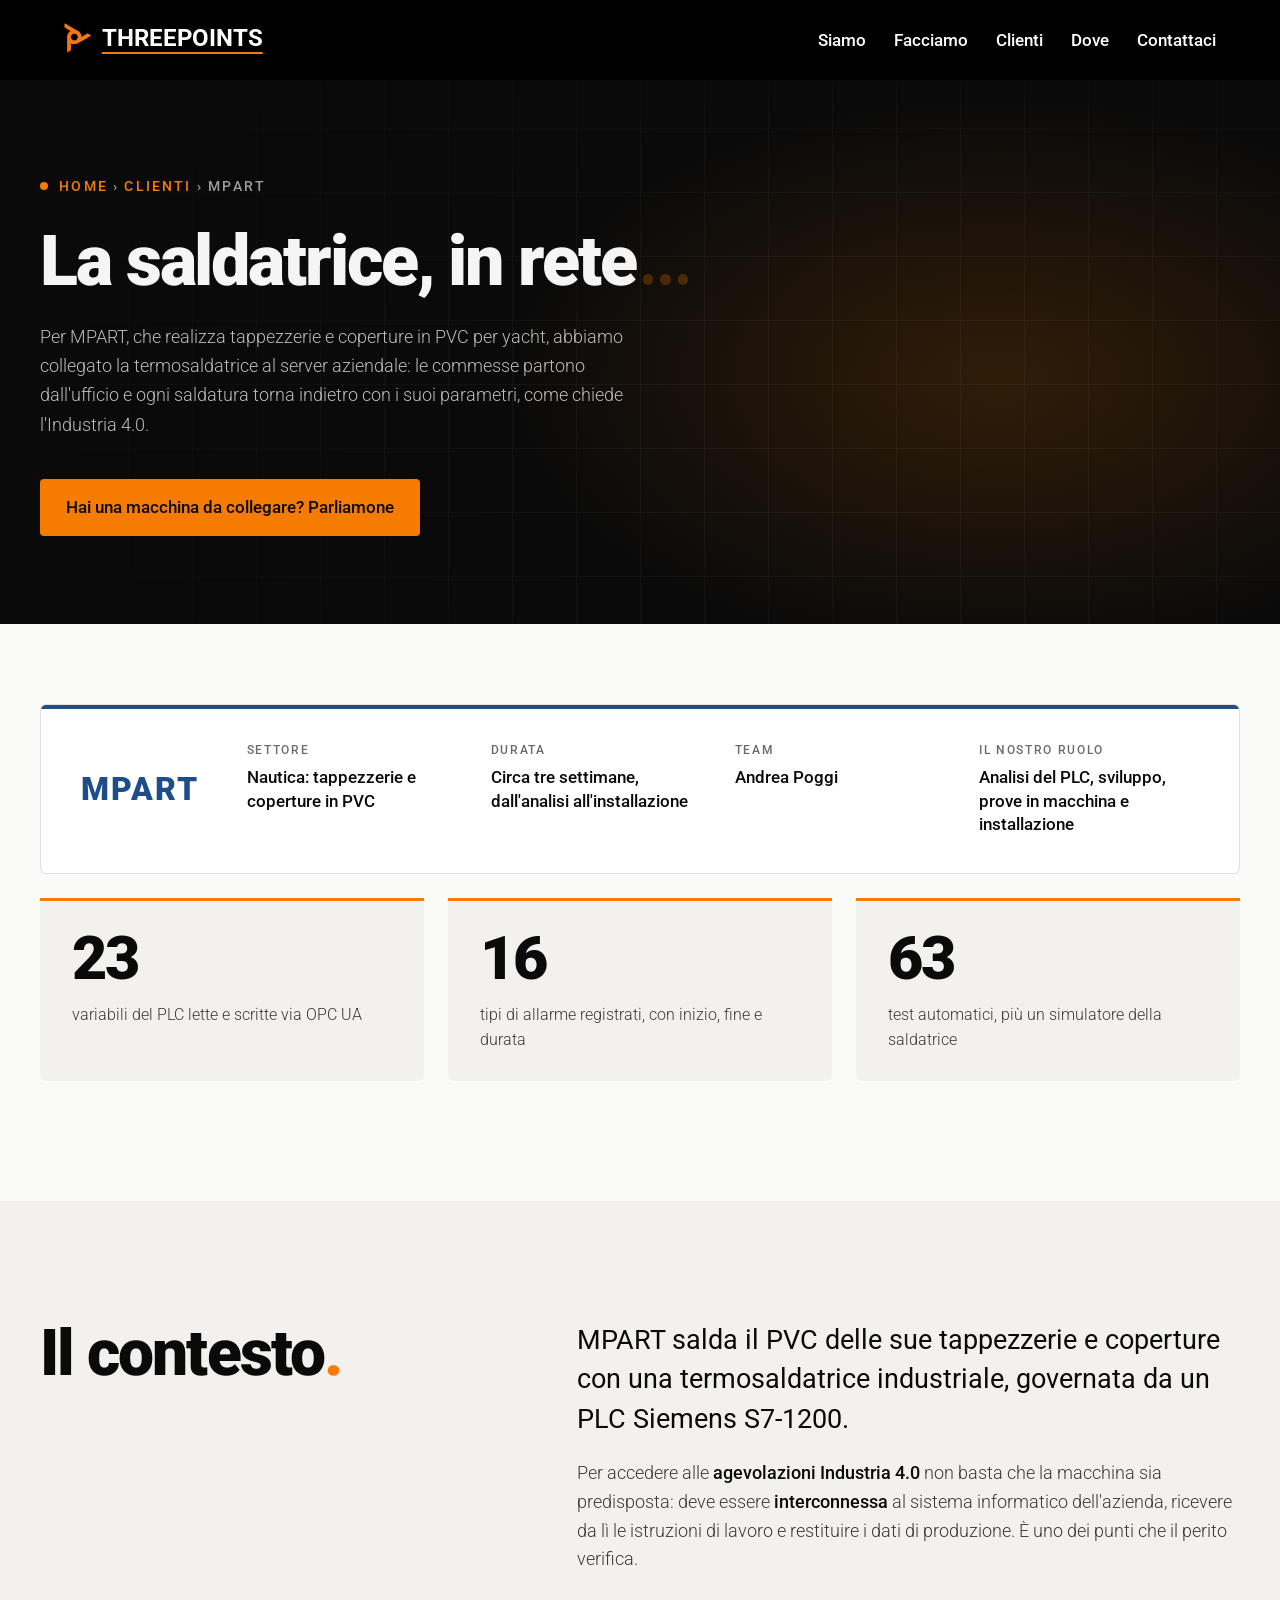
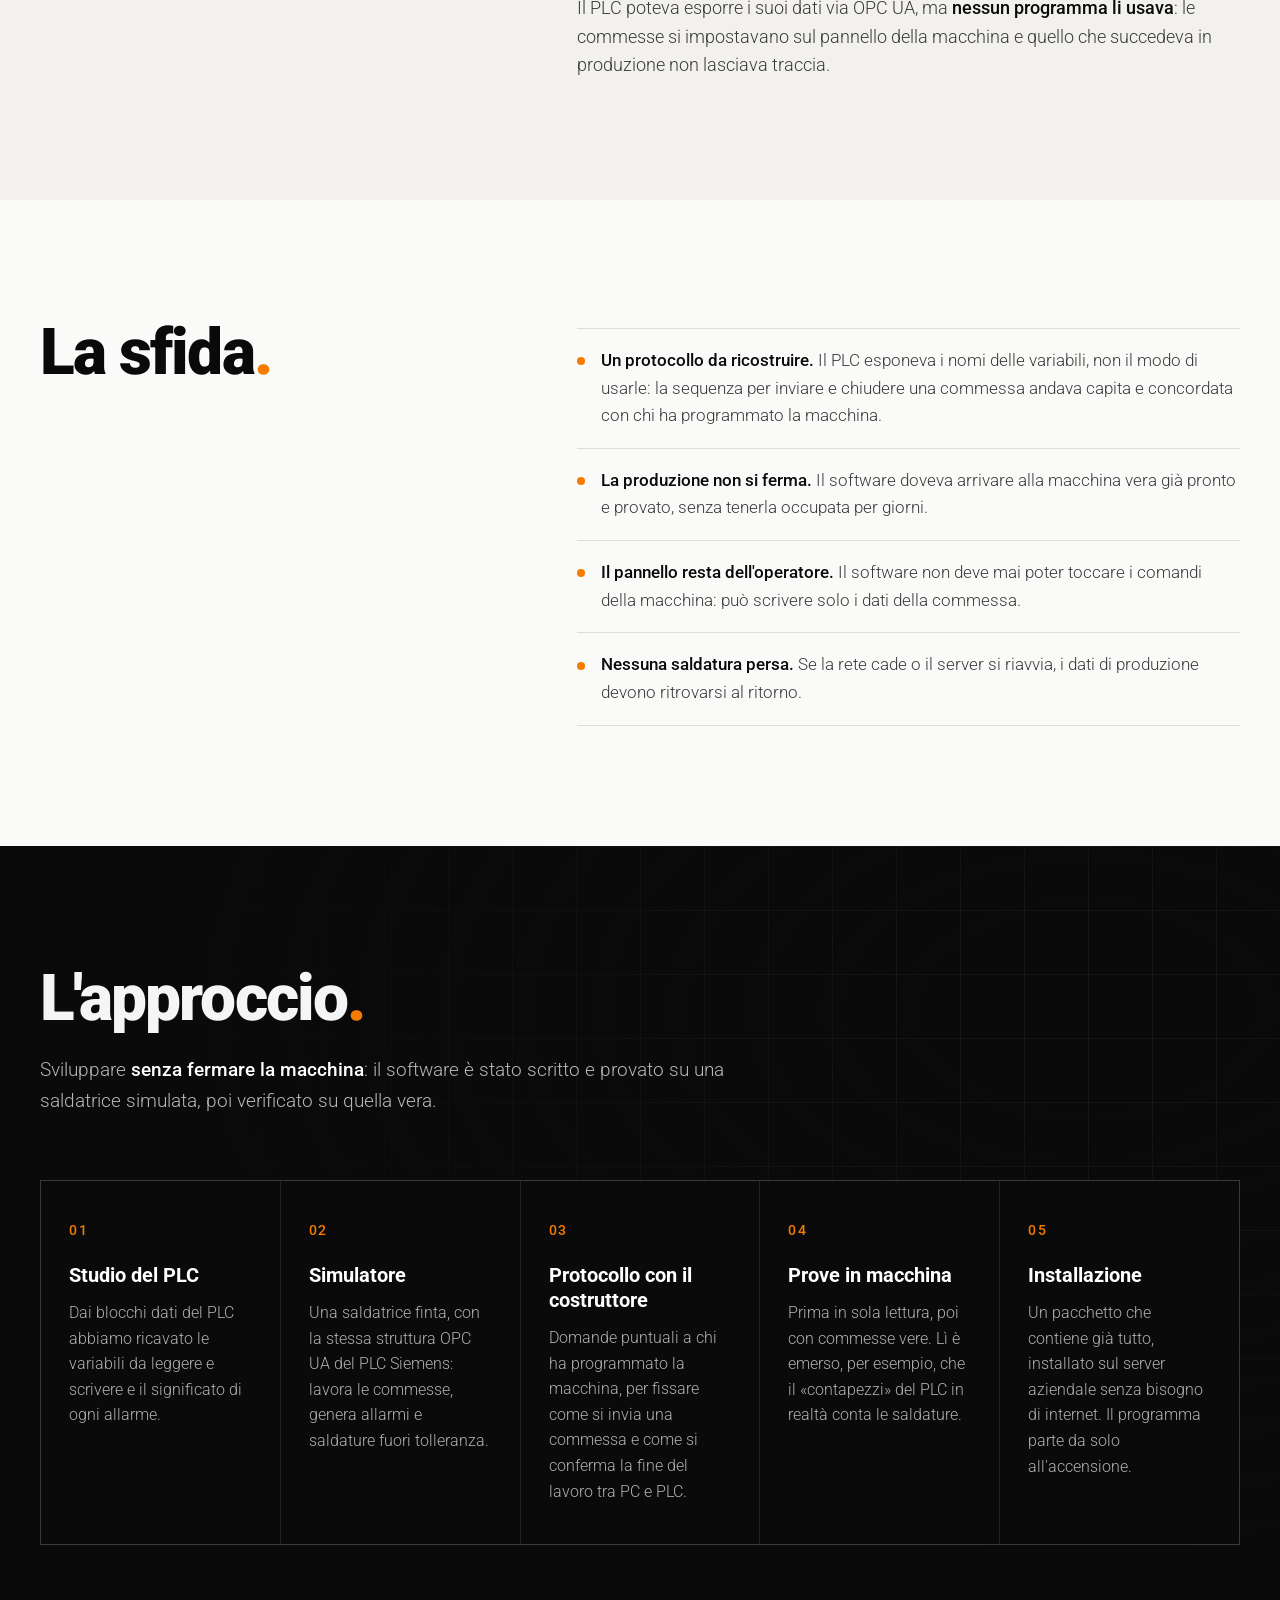
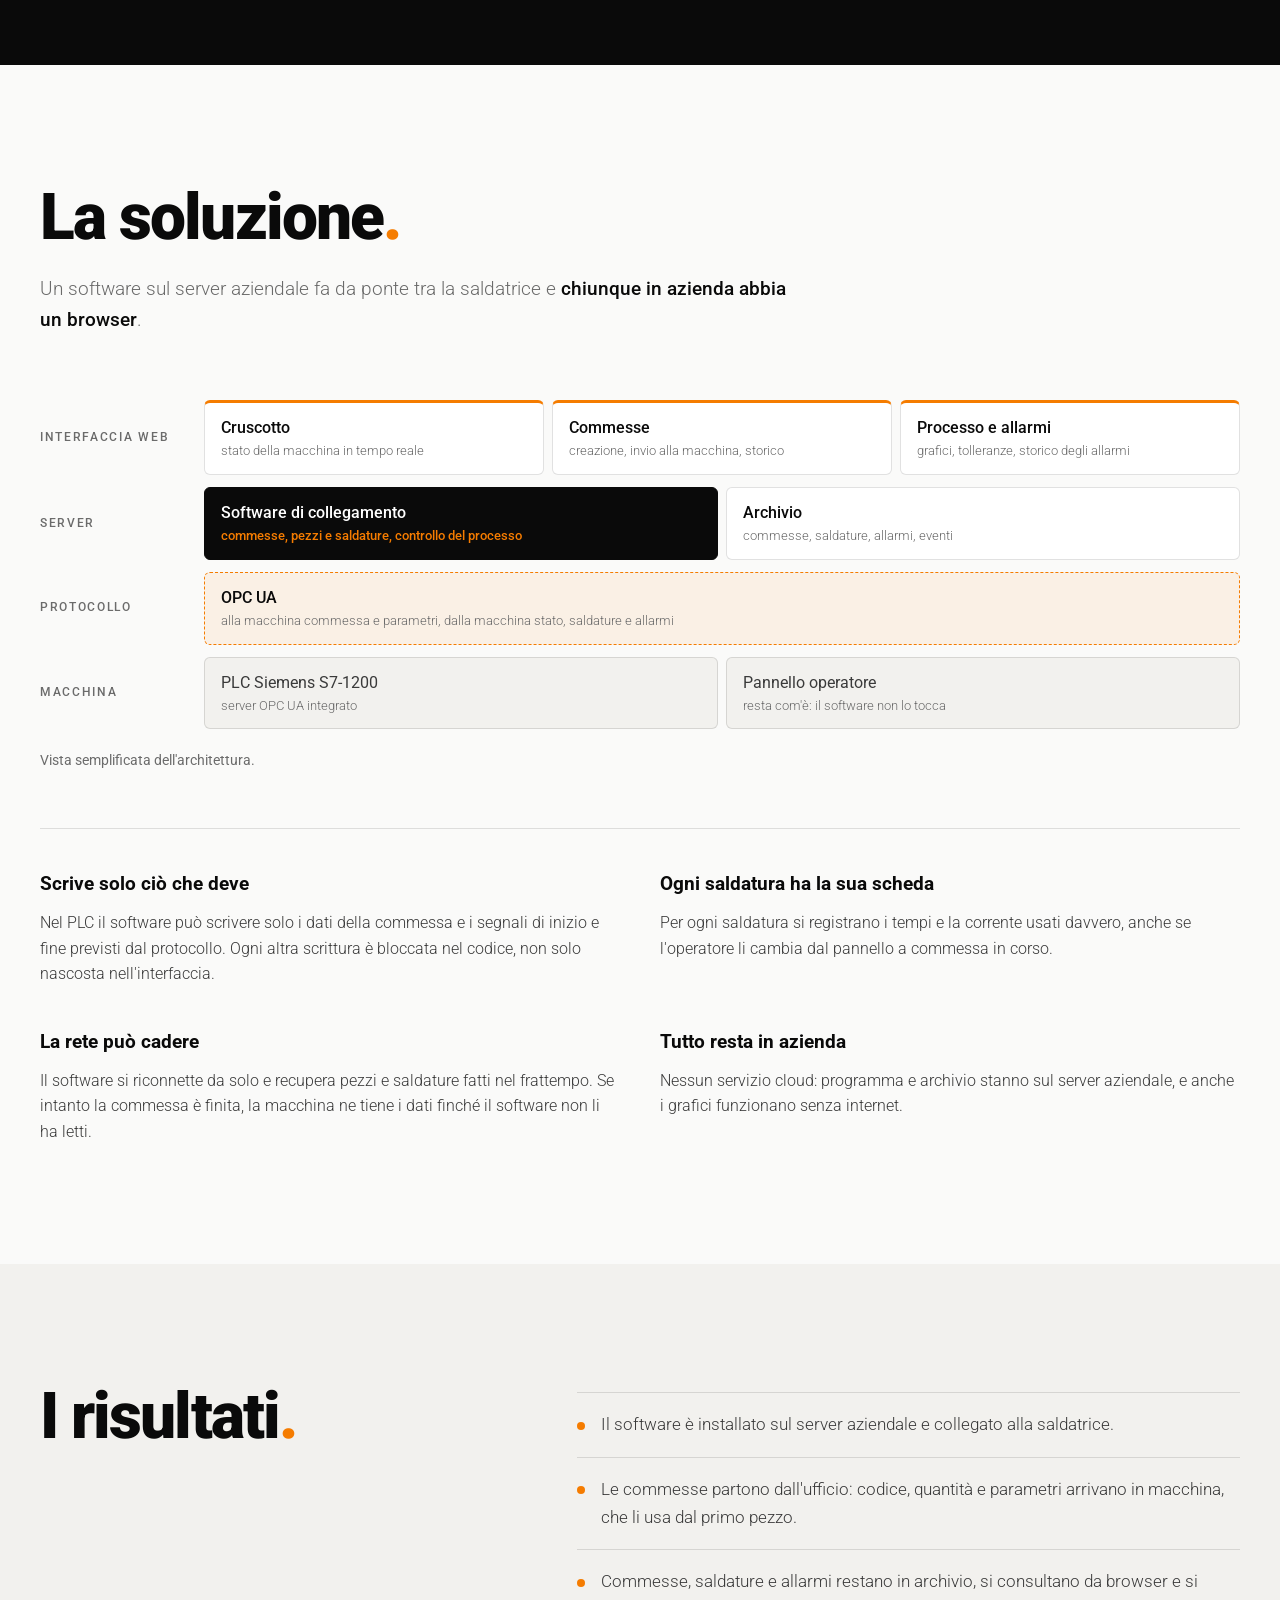
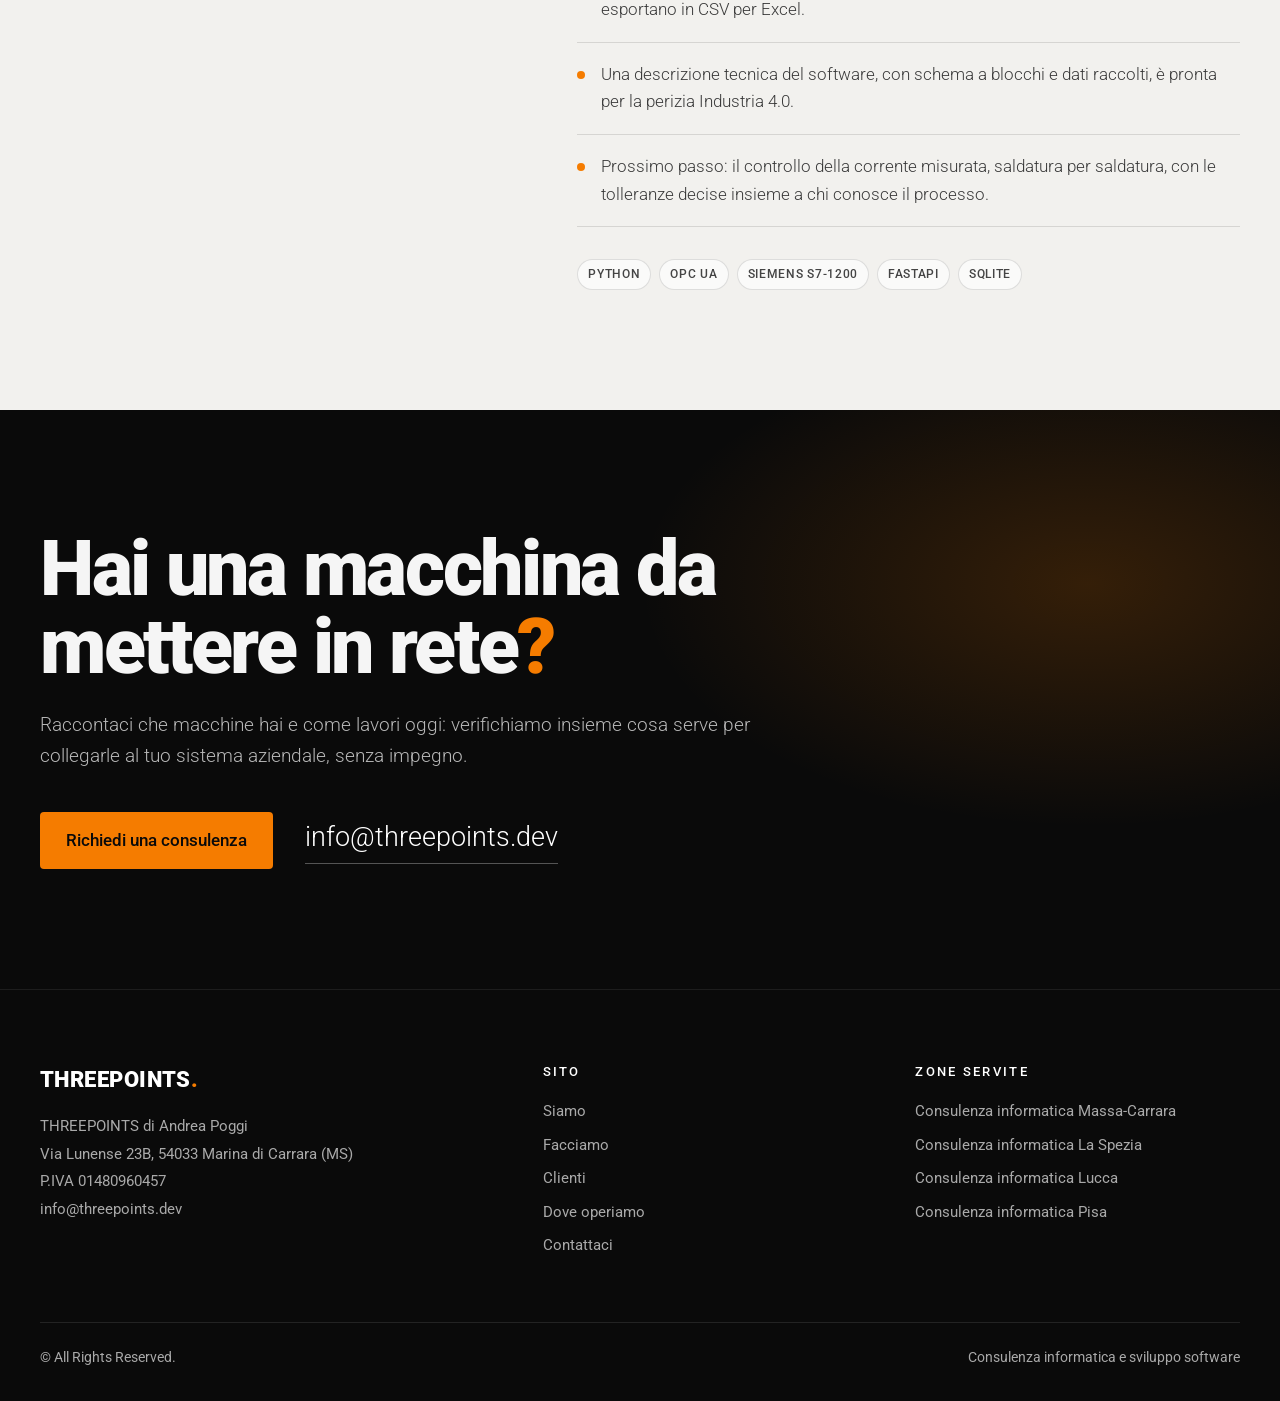
<file: clienti/mpart/index.html>
<!DOCTYPE html>
<html lang="it" prefix="og: https://ogp.me/ns#">

<head>
    <meta charset="UTF-8">
    <meta name="viewport" content="width=device-width, initial-scale=1.0">

    <!-- Stato iniziale dell'ingresso: impostato prima del primo disegno.
         Senza JavaScript la classe non c'è e il contenuto è subito visibile. -->
    <script>document.documentElement.classList.add('pre')</script>

    <title>MPART: termosaldatrice interconnessa per Industria 4.0 | Threepoints</title>
    <meta name="description" content="Un software che collega la termosaldatrice di MPART al server aziendale via OPC UA: le commesse partono dall'ufficio e ogni saldatura viene registrata con i suoi parametri, per l'interconnessione richiesta da Industria 4.0.">
    <meta name="robots" content="index, follow, max-image-preview:large">
    <link rel="canonical" href="https://threepoints.dev/clienti/mpart/">
    <meta name="theme-color" content="#000000">

    <meta property="og:title" content="MPART: termosaldatrice interconnessa per Industria 4.0 | Threepoints" />
    <meta property="og:type" content="article" />
    <meta property="og:locale" content="it_IT" />
    <meta property="og:site_name" content="Threepoints" />
    <meta property="og:description" content="Un software che collega la termosaldatrice di MPART al server aziendale via OPC UA: le commesse partono dall'ufficio e ogni saldatura viene registrata con i suoi parametri, per l'interconnessione richiesta da Industria 4.0." />
    <meta property="og:image" content="https://threepoints.dev/images/ogimage.png" />
    <meta property="og:url" content="https://threepoints.dev/clienti/mpart/" />
    <meta name="twitter:card" content="summary_large_image">

    <link rel="icon" type="image/svg+xml" href="/images/favicon.svg" />
    <link rel="icon" type="image/png" href="/images/favicon.png" />

    <script type="application/ld+json">
    {
        "@context": "https://schema.org",
        "@graph": [
            {
                "@type": "Article",
                "@id": "https://threepoints.dev/clienti/mpart/#article",
                "headline": "MPART: termosaldatrice interconnessa per Industria 4.0",
                "description": "Un software che collega la termosaldatrice di MPART al server aziendale via OPC UA: le commesse partono dall'ufficio e ogni saldatura viene registrata con i suoi parametri, per l'interconnessione richiesta da Industria 4.0.",
                "url": "https://threepoints.dev/clienti/mpart/",
                "image": "https://threepoints.dev/images/ogimage.png",
                "inLanguage": "it-IT",
                "datePublished": "2026-11-21",
                "author": {
                    "@id": "https://threepoints.dev/#organization"
                },
                "publisher": {
                    "@id": "https://threepoints.dev/#organization"
                },
                "about": {
                    "@type": "Organization",
                    "name": "MPART"
                },
                "keywords": "Industria 4.0, interconnessione, OPC UA, PLC Siemens S7-1200, termosaldatrice, tracciabilità della produzione, software su misura, Python, FastAPI, SQLite"
            },
            {
                "@type": [
                    "ProfessionalService",
                    "LocalBusiness"
                ],
                "@id": "https://threepoints.dev/#organization",
                "name": "Threepoints",
                "url": "https://threepoints.dev/",
                "email": "info@threepoints.dev",
                "image": "https://threepoints.dev/images/ogimage.png",
                "address": {
                    "@type": "PostalAddress",
                    "streetAddress": "Via Lunense 23B",
                    "postalCode": "54033",
                    "addressLocality": "Marina di Carrara",
                    "addressRegion": "MS",
                    "addressCountry": "IT"
                }
            },
            {
                "@type": "BreadcrumbList",
                "itemListElement": [
                    {
                        "@type": "ListItem",
                        "position": 1,
                        "name": "Home",
                        "item": "https://threepoints.dev/"
                    },
                    {
                        "@type": "ListItem",
                        "position": 2,
                        "name": "Clienti",
                        "item": "https://threepoints.dev/#clienti"
                    },
                    {
                        "@type": "ListItem",
                        "position": 3,
                        "name": "MPART",
                        "item": "https://threepoints.dev/clienti/mpart/"
                    }
                ]
            }
        ]
    }
    </script>

    <!-- Font ospitati in locale: nessuna richiesta bloccante verso domini esterni -->
    <link rel="preload" href="/fonts/roboto-latin.woff2" as="font" type="font/woff2" crossorigin>
    <link rel="preload" href="/fonts/material-symbols.woff2" as="font" type="font/woff2" crossorigin>
    <style>
        @font-face {
            font-family: 'Roboto';
            font-style: normal;
            font-weight: 300 900;
            font-stretch: 100%;
            font-display: swap;
            src: url(/fonts/roboto-latin.woff2) format('woff2');
            unicode-range: U+0000-00FF, U+0131, U+0152-0153, U+02BB-02BC, U+02C6, U+02DA, U+02DC, U+0304, U+0308, U+0329, U+2000-206F, U+20AC, U+2122, U+2191, U+2193, U+2212, U+2215, U+FEFF, U+FFFD;
        }

        @font-face {
            font-family: 'Material Symbols Outlined';
            font-style: normal;
            font-weight: 400;
            font-display: block;
            src: url(/fonts/material-symbols.woff2) format('woff2');
        }

        .material-symbols-outlined {
            font-family: 'Material Symbols Outlined';
            font-weight: normal;
            font-style: normal;
            font-size: 24px;
            line-height: 1;
            letter-spacing: normal;
            text-transform: none;
            display: inline-block;
            white-space: nowrap;
            word-wrap: normal;
            direction: ltr;
            -webkit-font-feature-settings: 'liga';
            -webkit-font-smoothing: antialiased;
        }
    </style>

    <!-- CSS di base (in index.html è inline insieme alla schermata di caricamento) -->
    <style>
        * {
            margin: 0;
            padding: 0;
            box-sizing: border-box;
        }

        body {
            font-family: 'Roboto', sans-serif;
            line-height: 1.6;
        }
    </style>

    <link rel="stylesheet" href="/styles.min.css">
    <script defer src="/script.js"></script>
</head>

<body>
    <nav class="navbar">
        <div class="navbar-content">
            <div class="logo">
                <strong>
                    <a href="/"><img src="/images/logo-mark.svg" alt="" class="logo-mark" width="28" height="30" />THREEPOINTS</a>
                </strong>
            </div>
            <div class="menu-desktop">
                <a href="/#siamo">Siamo</a>
                <a href="/#facciamo">Facciamo</a>
                <a href="/#clienti">Clienti</a>
                <a href="/#dove">Dove</a>
                <a href="/#contattaci">Contattaci</a>
            </div>
            <div class="menu-mobile">
                <button class="menu-toggle" id="menu-toggle" aria-label="Apri il menu">
                    <span class="material-symbols-outlined" style="color: white;">menu</span>
                </button>
            </div>
        </div>
        <div class="menu-mobile-items" id="mobile-menu">
            <button class="close-menu" id="close-menu" aria-label="Chiudi il menu">
                <span class="material-symbols-outlined">close</span>
            </button>
            <a href="/#siamo">Siamo</a>
            <a href="/#facciamo">Facciamo</a>
            <a href="/#clienti">Clienti</a>
            <a href="/#dove">Dove</a>
            <a href="/#contattaci">Contattaci</a>

            <div class="menu-mobile-footer" id="menu-mobile-footer">
                <p>© All Rights Reserved.</p>
                <p>THREEPOINTS di Andrea Poggi.</p>
                <p><a href="mailto:info@threepoints.dev">info@threepoints.dev</a></p>
            </div>
        </div>
    </nav>

    <header class="hero-v2 hero-v2-local">
        <div class="hero-v2-inner">
            <div class="hero-v2-copy">
                <nav class="hero-v2-eyebrow" data-in="fade" aria-label="Breadcrumb">
                    <span class="hero-v2-pulse" aria-hidden="true"></span>
                    <a href="/">Home</a> › <a href="/#clienti">Clienti</a> › MPART
                </nav>

                <h1>
                    <span class="hero-v2-title">
                        <span class="line"><span data-in="line">La saldatrice, in rete<span class="tp-dots"
                                    aria-hidden="true"><i></i><i></i><i></i></span></span></span>
                    </span>
                </h1>

                <p class="hero-v2-lead" data-in="fade">Per MPART, che realizza tappezzerie e coperture in PVC per
                    yacht, abbiamo collegato la termosaldatrice al server aziendale: le commesse partono
                    dall'ufficio e ogni saldatura torna indietro con i suoi parametri, come chiede l'Industria 4.0.</p>

                <div class="hero-v2-actions" data-in="fade">
                    <a class="hero-v2-btn primary"
                        href="mailto:info@threepoints.dev?subject=Richiesta%20consulenza%20-%20Interconnessione%20Industria%204.0">Hai una macchina da collegare? Parliamone</a>
                </div>
            </div>
        </div>
    </header>

    <main>
    <!-- In breve: scheda del progetto e numeri principali -->
    <section class="section case-summary">
        <div class="section-inner">
            <div class="case-facts" id="mpart">
                <div class="case-facts-logo">
                    <span class="wordmark" aria-hidden="true">MPART</span>
                </div>
                <dl>
                    <div>
                        <dt>Settore</dt>
                        <dd>Nautica: tappezzerie e coperture in PVC</dd>
                    </div>
                    <div>
                        <dt>Durata</dt>
                        <dd>Circa tre settimane, dall'analisi all'installazione</dd>
                    </div>
                    <div>
                        <dt>Team</dt>
                        <dd>Andrea Poggi</dd>
                    </div>
                    <div>
                        <dt>Il nostro ruolo</dt>
                        <dd>Analisi del PLC, sviluppo, prove in macchina e installazione</dd>
                    </div>
                </dl>
            </div>

            <ul class="case-stats">
                <li class="stat">
                    <strong>23</strong>
                    <span>variabili del PLC lette e scritte via OPC UA</span>
                </li>
                <li class="stat">
                    <strong>16</strong>
                    <span>tipi di allarme registrati, con inizio, fine e durata</span>
                </li>
                <li class="stat">
                    <strong>63</strong>
                    <span>test automatici, più un simulatore della saldatrice</span>
                </li>
            </ul>
        </div>
    </section>

    <section class="section tone-2">
        <div class="section-inner split">
            <div class="section-head">
                <h2 class="section-title">Il contesto<span class="accent">.</span></h2>
            </div>

            <div class="prose">
                <p class="big">MPART salda il PVC delle sue tappezzerie e coperture con una termosaldatrice
                    industriale, governata da un PLC Siemens S7-1200.</p>
                <p>Per accedere alle <strong>agevolazioni Industria 4.0</strong> non basta che la macchina sia
                    predisposta: deve essere <strong>interconnessa</strong> al sistema informatico dell'azienda,
                    ricevere da lì le istruzioni di lavoro e restituire i dati di produzione. È uno dei punti che il
                    perito verifica.</p>
                <p>Il PLC poteva esporre i suoi dati via OPC UA, ma <strong>nessun programma li usava</strong>: le
                    commesse si impostavano sul pannello della macchina e quello che succedeva in produzione non
                    lasciava traccia.</p>
            </div>
        </div>
    </section>

    <section class="section">
        <div class="section-inner split">
            <div class="section-head">
                <h2 class="section-title">La sfida<span class="accent">.</span></h2>
            </div>

            <div class="prose">
                <ul class="checklist">
                    <li><span><strong>Un protocollo da ricostruire.</strong> Il PLC esponeva i nomi delle variabili,
                            non il modo di usarle: la sequenza per inviare e chiudere una commessa andava capita e
                            concordata con chi ha programmato la macchina.</span></li>
                    <li><span><strong>La produzione non si ferma.</strong> Il software doveva arrivare alla macchina
                            vera già pronto e provato, senza tenerla occupata per giorni.</span></li>
                    <li><span><strong>Il pannello resta dell'operatore.</strong> Il software non deve mai poter
                            toccare i comandi della macchina: può scrivere solo i dati della commessa.</span></li>
                    <li><span><strong>Nessuna saldatura persa.</strong> Se la rete cade o il server si riavvia, i
                            dati di produzione devono ritrovarsi al ritorno.</span></li>
                </ul>
            </div>
        </div>
    </section>

    <section class="section dark has-grid">
        <div class="section-inner">
            <div class="section-head">
                <h2 class="section-title">L'approccio<span class="accent">.</span></h2>
                <p class="section-lead">Sviluppare <strong>senza fermare la macchina</strong>: il software è stato
                    scritto e provato su una saldatrice simulata, poi verificato su quella vera.</p>
            </div>

            <ol class="steps">
                <li>
                    <span class="step-num">01</span>
                    <h3>Studio del PLC</h3>
                    <p>Dai blocchi dati del PLC abbiamo ricavato le variabili da leggere e scrivere e il
                        significato di ogni allarme.</p>
                </li>
                <li>
                    <span class="step-num">02</span>
                    <h3>Simulatore</h3>
                    <p>Una saldatrice finta, con la stessa struttura OPC UA del PLC Siemens: lavora le commesse,
                        genera allarmi e saldature fuori tolleranza.</p>
                </li>
                <li>
                    <span class="step-num">03</span>
                    <h3>Protocollo con il costruttore</h3>
                    <p>Domande puntuali a chi ha programmato la macchina, per fissare come si invia una commessa e
                        come si conferma la fine del lavoro tra PC e PLC.</p>
                </li>
                <li>
                    <span class="step-num">04</span>
                    <h3>Prove in macchina</h3>
                    <p>Prima in sola lettura, poi con commesse vere. Lì è emerso, per esempio, che il
                        «contapezzi» del PLC in realtà conta le saldature.</p>
                </li>
                <li>
                    <span class="step-num">05</span>
                    <h3>Installazione</h3>
                    <p>Un pacchetto che contiene già tutto, installato sul server aziendale senza bisogno di
                        internet. Il programma parte da solo all'accensione.</p>
                </li>
            </ol>
        </div>
    </section>

    <section class="section">
        <div class="section-inner">
            <div class="section-head">
                <h2 class="section-title">La soluzione<span class="accent">.</span></h2>
                <p class="section-lead">Un software sul server aziendale fa da ponte tra la saldatrice e
                    <strong>chiunque in azienda abbia un browser</strong>.</p>
            </div>

            <figure class="arch" aria-label="Schema della soluzione">
                <div class="arch-layer services">
                    <p class="arch-label">Interfaccia web</p>
                    <ul class="arch-items">
                        <li class="arch-item">Cruscotto<small>stato della macchina in tempo reale</small></li>
                        <li class="arch-item">Commesse<small>creazione, invio alla macchina, storico</small></li>
                        <li class="arch-item">Processo e allarmi<small>grafici, tolleranze, storico degli allarmi</small></li>
                    </ul>
                </div>
                <div class="arch-layer">
                    <p class="arch-label">Server</p>
                    <ul class="arch-items">
                        <li class="arch-item poc">Software di collegamento<small>commesse, pezzi e saldature, controllo del processo</small></li>
                        <li class="arch-item">Archivio<small>commesse, saldature, allarmi, eventi</small></li>
                    </ul>
                </div>
                <div class="arch-layer bus">
                    <p class="arch-label">Protocollo</p>
                    <ul class="arch-items">
                        <li class="arch-item">OPC UA<small>alla macchina commessa e parametri, dalla macchina stato, saldature e allarmi</small></li>
                    </ul>
                </div>
                <div class="arch-layer external">
                    <p class="arch-label">Macchina</p>
                    <ul class="arch-items">
                        <li class="arch-item">PLC Siemens S7-1200<small>server OPC UA integrato</small></li>
                        <li class="arch-item">Pannello operatore<small>resta com'è: il software non lo tocca</small></li>
                    </ul>
                </div>
                <figcaption>Vista semplificata dell'architettura.</figcaption>
            </figure>

            <div class="arch-notes">
                <div>
                    <h3>Scrive solo ciò che deve</h3>
                    <p>Nel PLC il software può scrivere solo i dati della commessa e i segnali di inizio e fine
                        previsti dal protocollo. Ogni altra scrittura è bloccata nel codice, non solo nascosta
                        nell'interfaccia.</p>
                </div>
                <div>
                    <h3>Ogni saldatura ha la sua scheda</h3>
                    <p>Per ogni saldatura si registrano i tempi e la corrente usati davvero, anche se l'operatore
                        li cambia dal pannello a commessa in corso.</p>
                </div>
                <div>
                    <h3>La rete può cadere</h3>
                    <p>Il software si riconnette da solo e recupera pezzi e saldature fatti nel frattempo. Se
                        intanto la commessa è finita, la macchina ne tiene i dati finché il software non li ha
                        letti.</p>
                </div>
                <div>
                    <h3>Tutto resta in azienda</h3>
                    <p>Nessun servizio cloud: programma e archivio stanno sul server aziendale, e anche i grafici
                        funzionano senza internet.</p>
                </div>
            </div>
        </div>
    </section>

    <section class="section tone-2">
        <div class="section-inner split">
            <div class="section-head">
                <h2 class="section-title">I risultati<span class="accent">.</span></h2>
            </div>

            <div class="prose">
                <ul class="checklist">
                    <li>Il software è installato sul server aziendale e collegato alla saldatrice.</li>
                    <li>Le commesse partono dall'ufficio: codice, quantità e parametri arrivano in macchina, che li
                        usa dal primo pezzo.</li>
                    <li>Commesse, saldature e allarmi restano in archivio, si consultano da browser e si esportano
                        in CSV per Excel.</li>
                    <li>Una descrizione tecnica del software, con schema a blocchi e dati raccolti, è pronta per la
                        perizia Industria 4.0.</li>
                    <li>Prossimo passo: il controllo della corrente misurata, saldatura per saldatura, con le
                        tolleranze decise insieme a chi conosce il processo.</li>
                </ul>

                <div class="badges">
                    <span class="badge">Python</span>
                    <span class="badge">OPC UA</span>
                    <span class="badge">Siemens S7-1200</span>
                    <span class="badge">FastAPI</span>
                    <span class="badge">SQLite</span>
                </div>
            </div>
        </div>
    </section>

    <section class="section contact">
        <div class="section-inner">
            <div class="section-head">
                <h2 class="section-title">Hai una macchina da mettere in rete<span class="accent">?</span></h2>
                <p class="section-lead">Raccontaci che macchine hai e come lavori oggi: verifichiamo insieme cosa
                    serve per collegarle al tuo sistema aziendale, senza impegno.</p>
            </div>

            <div class="contact-actions">
                <a class="btn primary"
                    href="mailto:info@threepoints.dev?subject=Richiesta%20consulenza%20-%20Interconnessione%20Industria%204.0">Richiedi una consulenza</a>
                <a class="contact-mail" href="mailto:info@threepoints.dev">info@threepoints.dev</a>
            </div>
        </div>
    </section>
    </main>

    <footer class="footer">
        <div class="footer-inner">
            <div>
                <p class="footer-brand">THREEPOINTS<span aria-hidden="true">.</span></p>
                <address>
                    THREEPOINTS di Andrea Poggi<br>
                    Via Lunense 23B, 54033 Marina di Carrara (MS)<br>
                    P.IVA 01480960457<br>
                    <a href="mailto:info@threepoints.dev">info@threepoints.dev</a>
                </address>
            </div>
            <nav aria-label="Sezioni">
                <p class="footer-heading">Sito</p>
                <ul>
                <li><a href="/#siamo">Siamo</a></li>
                <li><a href="/#facciamo">Facciamo</a></li>
                <li><a href="/#clienti">Clienti</a></li>
                <li><a href="/#dove">Dove operiamo</a></li>
                <li><a href="/#contattaci">Contattaci</a></li>
                </ul>
            </nav>
            <nav aria-label="Zone servite">
                <p class="footer-heading">Zone servite</p>
                <ul>
                <li><a href="/consulenza-informatica-massa-carrara/">Consulenza informatica Massa-Carrara</a></li>
                <li><a href="/consulenza-informatica-la-spezia/">Consulenza informatica La Spezia</a></li>
                <li><a href="/consulenza-informatica-lucca/">Consulenza informatica Lucca</a></li>
                <li><a href="/consulenza-informatica-pisa/">Consulenza informatica Pisa</a></li>
                </ul>
            </nav>
        </div>
        <div class="footer-bottom">
            <p>© All Rights Reserved.</p>
            <p>Consulenza informatica e sviluppo software</p>
        </div>
    </footer>

</body>

</html>
</file>
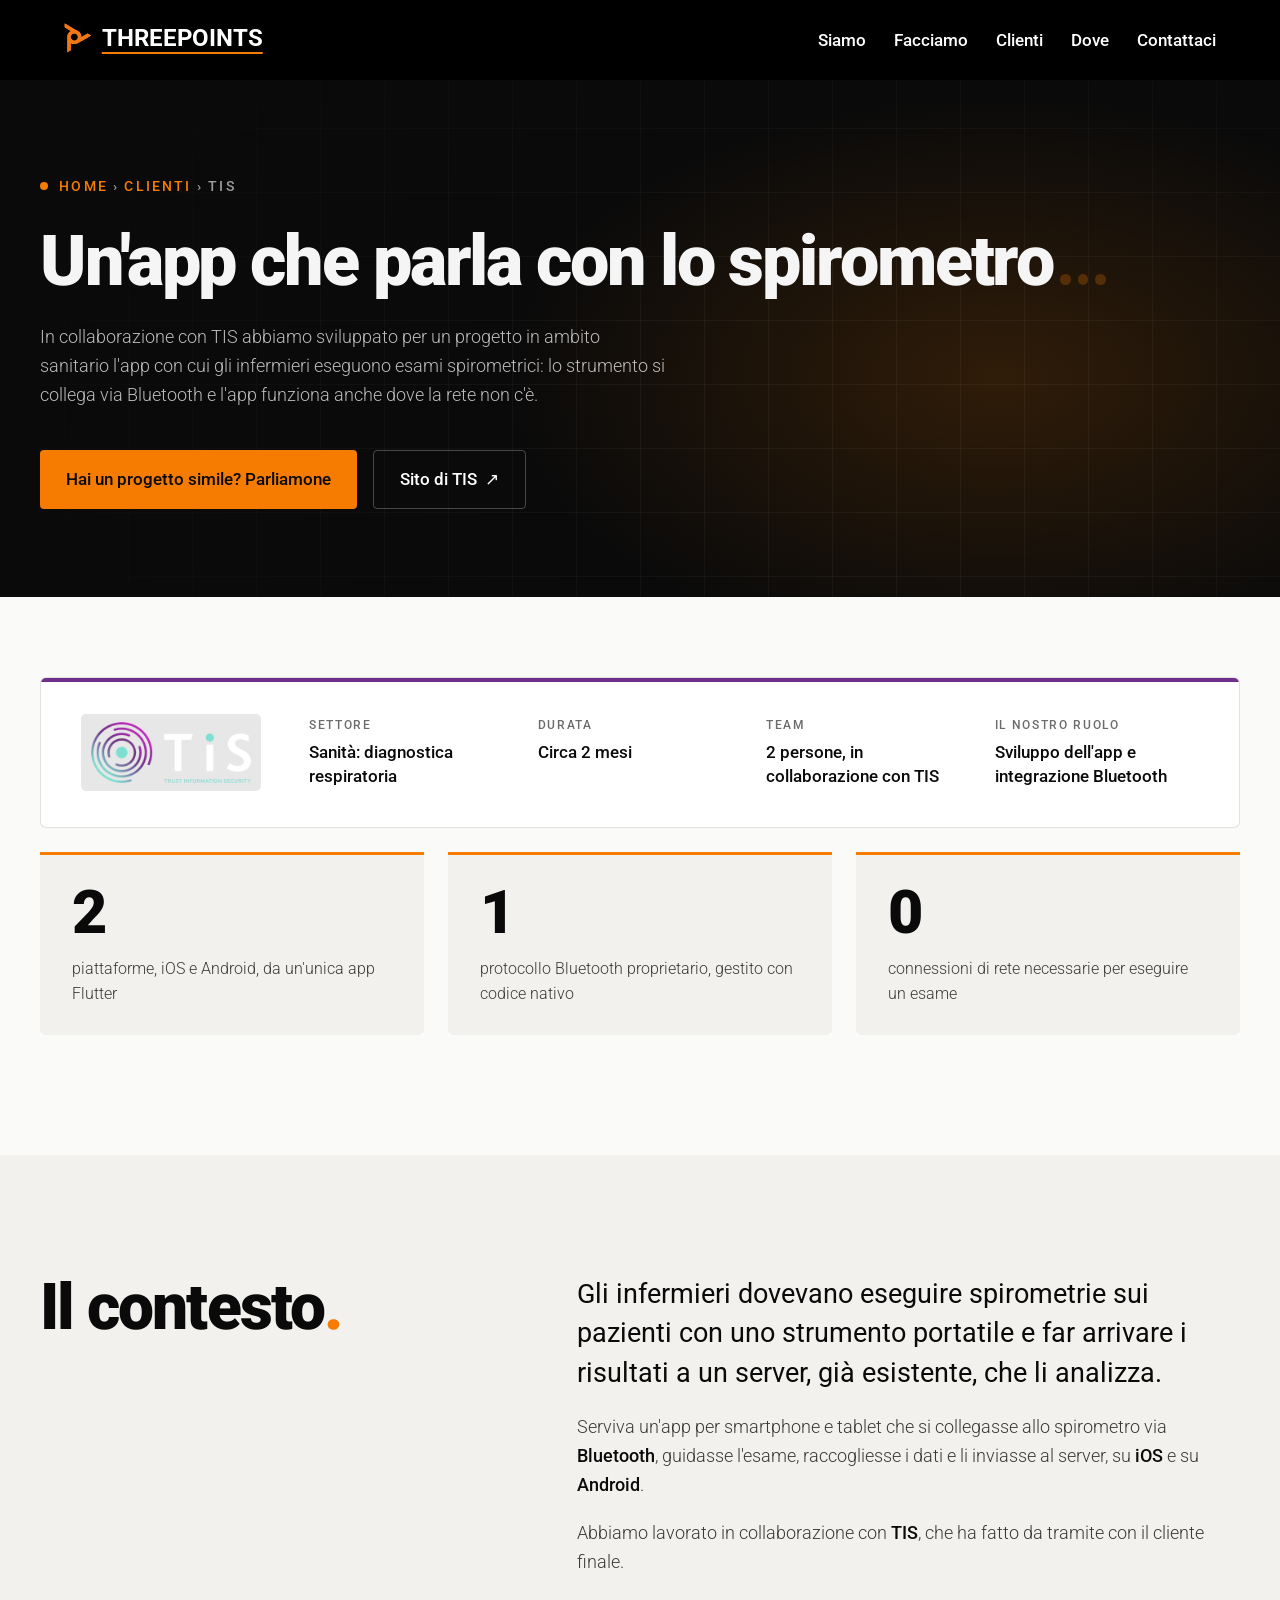
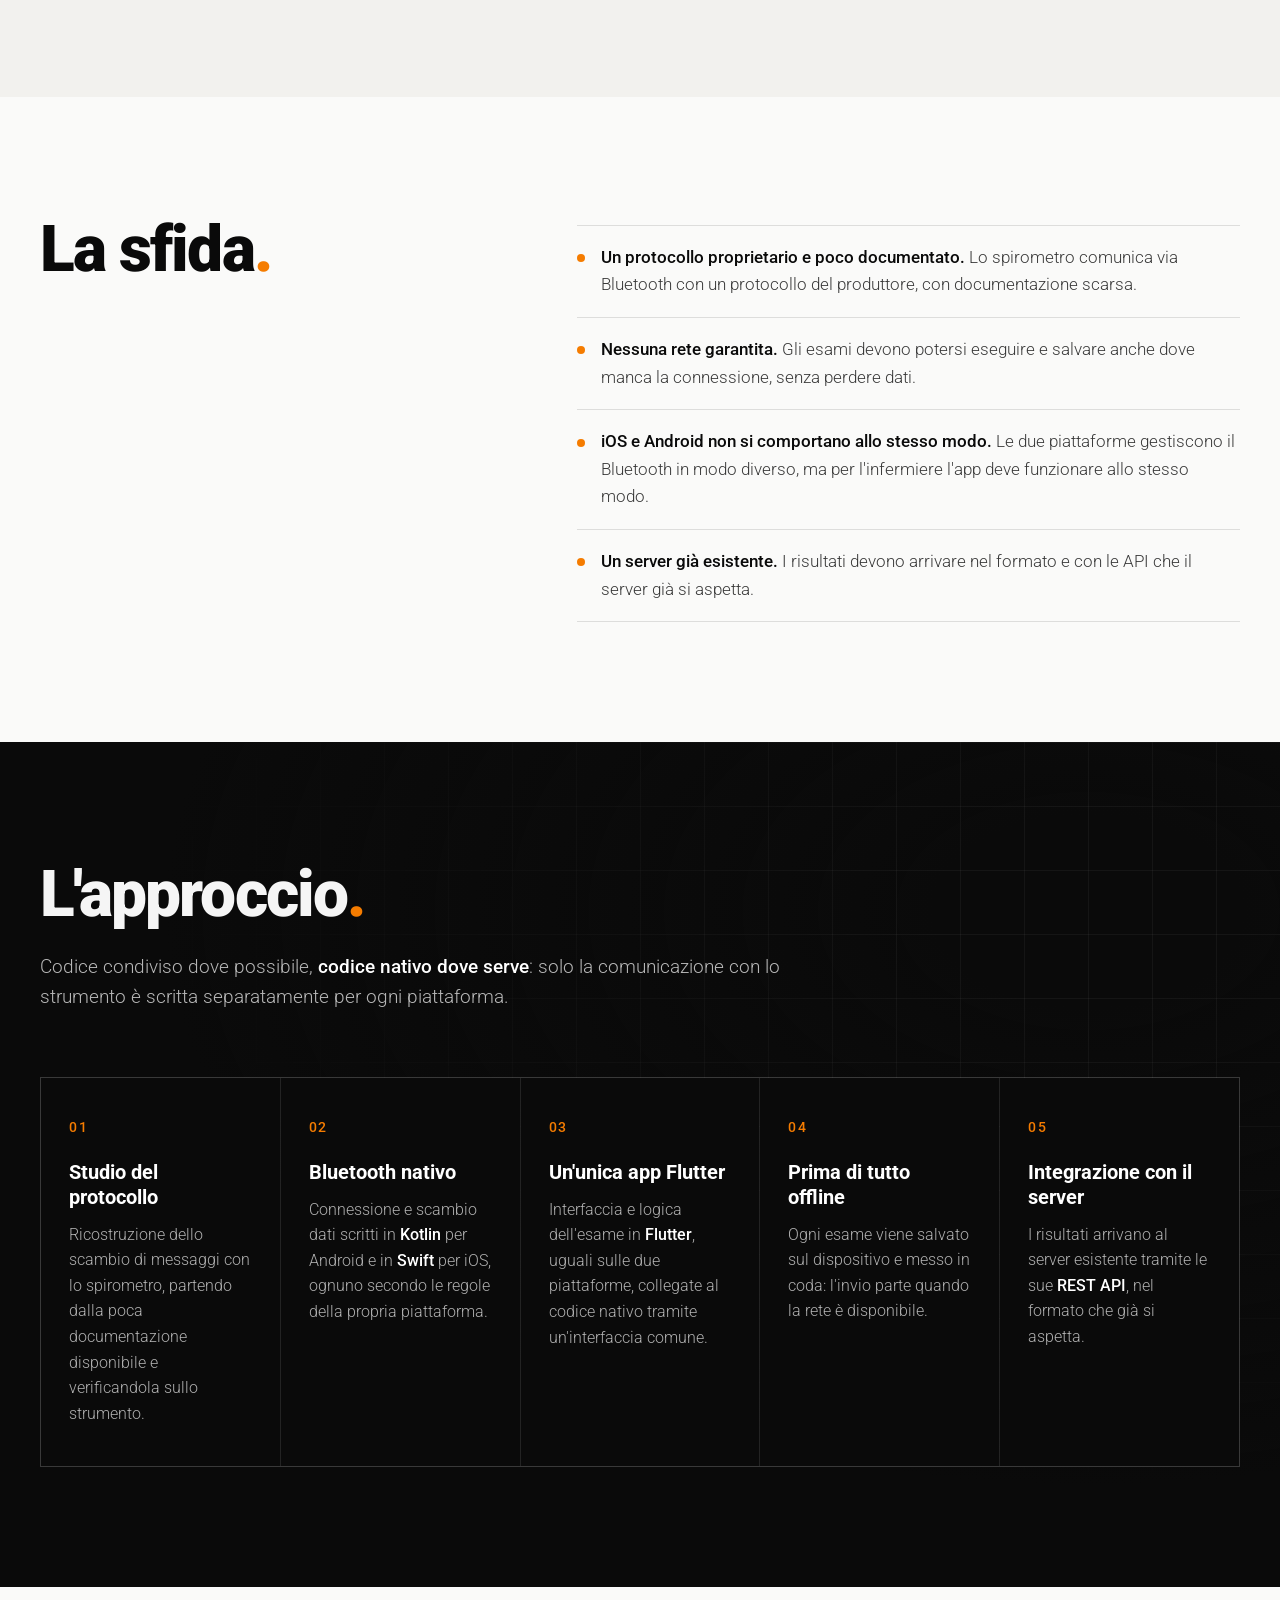
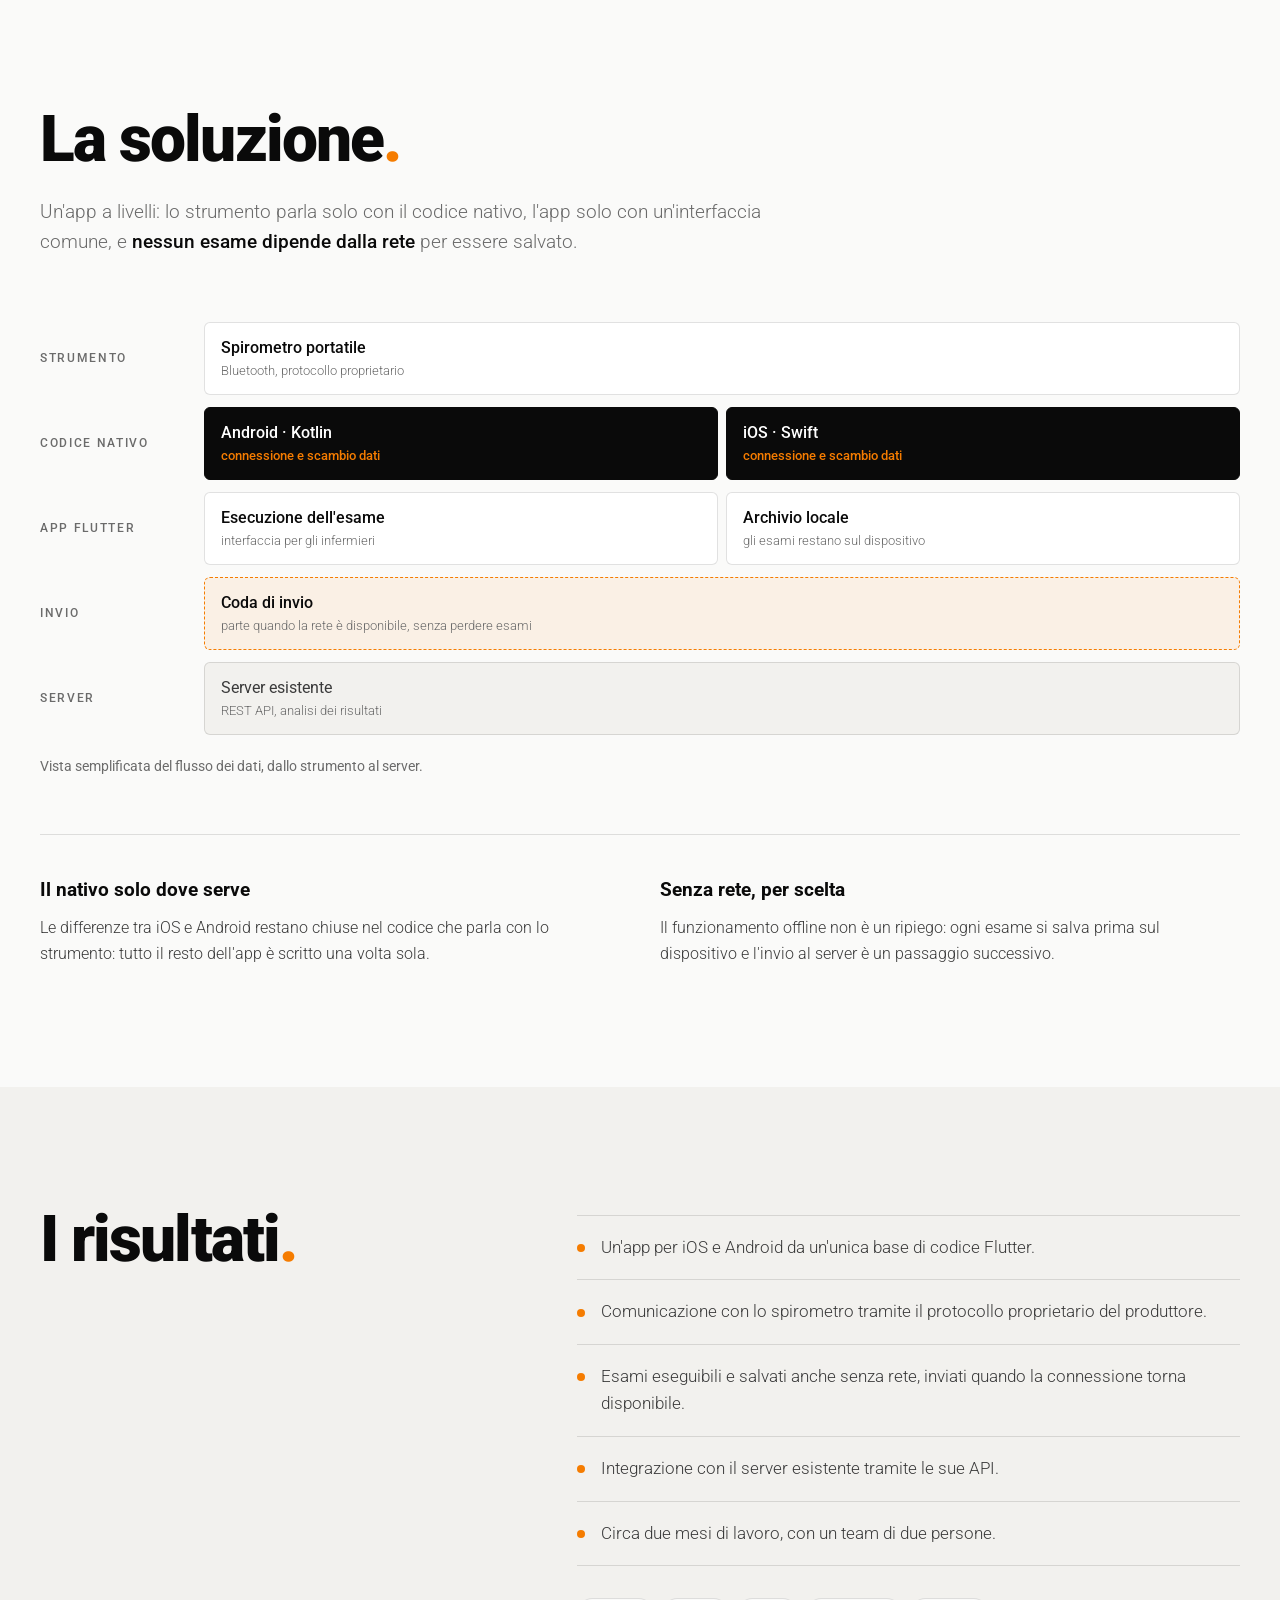
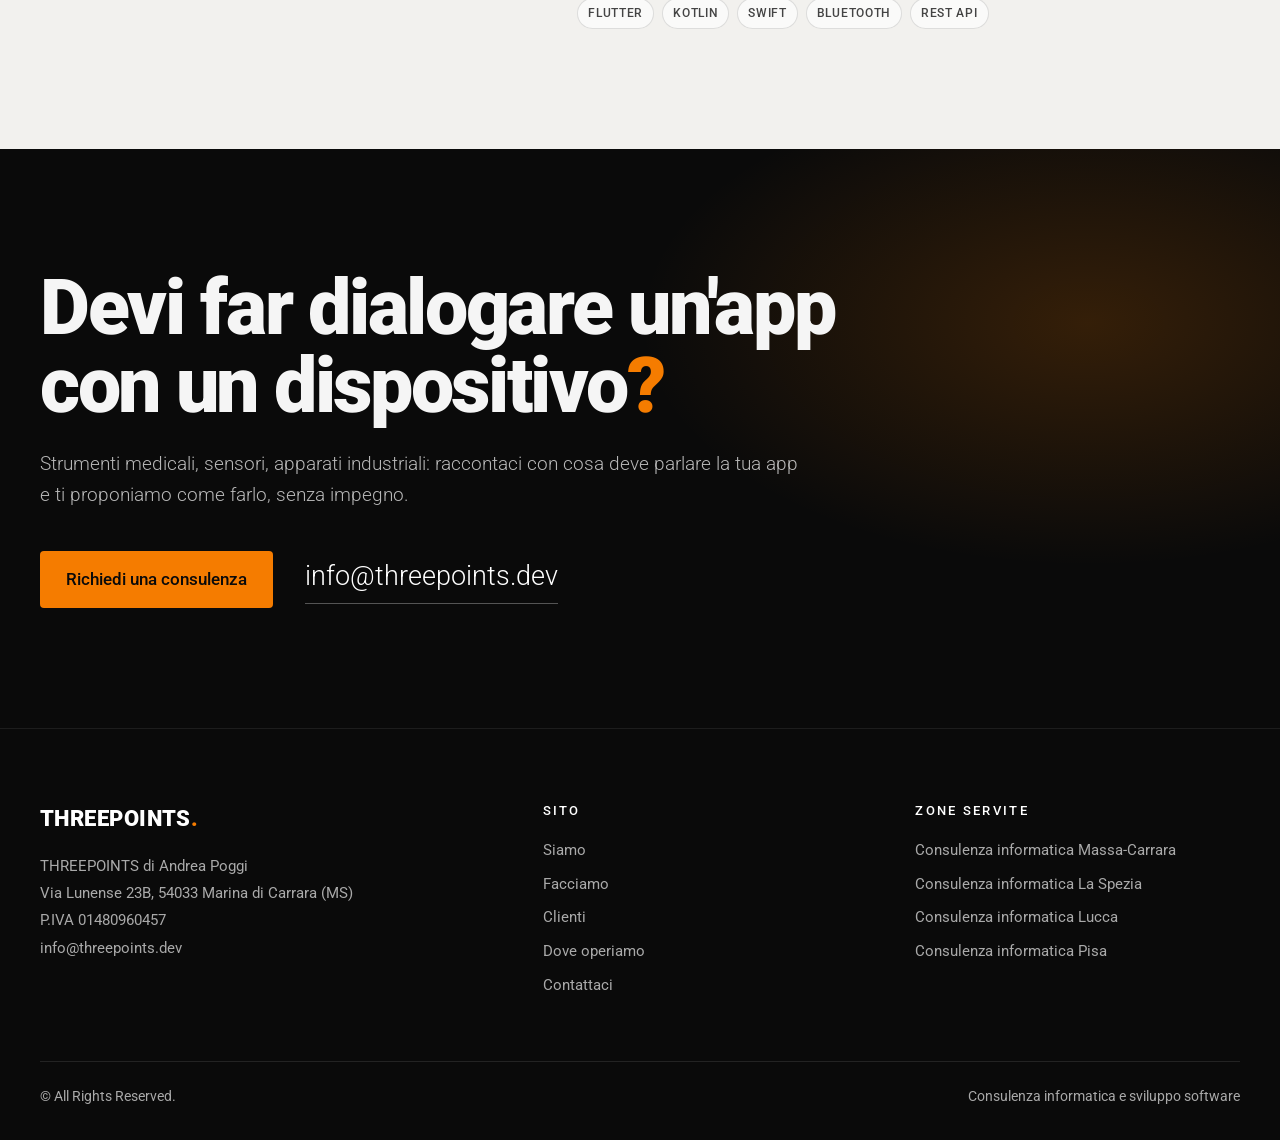
<file: clienti/tis/index.html>
<!DOCTYPE html>
<html lang="it" prefix="og: https://ogp.me/ns#">

<head>
    <meta charset="UTF-8">
    <meta name="viewport" content="width=device-width, initial-scale=1.0">

    <!-- Stato iniziale dell'ingresso: impostato prima del primo disegno.
         Senza JavaScript la classe non c'è e il contenuto è subito visibile. -->
    <script>document.documentElement.classList.add('pre')</script>

    <title>TIS: app mobile e spirometro Bluetooth per la sanità | Threepoints</title>
    <meta name="description" content="In collaborazione con TIS, un'app Flutter per iOS e Android che comunica via Bluetooth con uno spirometro tramite protocollo proprietario, con codice nativo Kotlin e Swift e funzionamento senza rete.">
    <meta name="robots" content="index, follow, max-image-preview:large">
    <link rel="canonical" href="https://threepoints.dev/clienti/tis/">
    <meta name="theme-color" content="#000000">

    <meta property="og:title" content="TIS: app mobile e spirometro Bluetooth per la sanità | Threepoints" />
    <meta property="og:type" content="article" />
    <meta property="og:locale" content="it_IT" />
    <meta property="og:site_name" content="Threepoints" />
    <meta property="og:description" content="In collaborazione con TIS, un'app Flutter per iOS e Android che comunica via Bluetooth con uno spirometro tramite protocollo proprietario, con codice nativo Kotlin e Swift e funzionamento senza rete." />
    <meta property="og:image" content="https://threepoints.dev/images/ogimage.png" />
    <meta property="og:url" content="https://threepoints.dev/clienti/tis/" />
    <meta name="twitter:card" content="summary_large_image">

    <link rel="icon" type="image/svg+xml" href="/images/favicon.svg" />
    <link rel="icon" type="image/png" href="/images/favicon.png" />

    <script type="application/ld+json">
    {
        "@context": "https://schema.org",
        "@graph": [
            {
                "@type": "Article",
                "@id": "https://threepoints.dev/clienti/tis/#article",
                "headline": "TIS: app mobile e spirometro Bluetooth per la sanità",
                "description": "In collaborazione con TIS, un'app Flutter per iOS e Android che comunica via Bluetooth con uno spirometro tramite protocollo proprietario, con codice nativo Kotlin e Swift e funzionamento senza rete.",
                "url": "https://threepoints.dev/clienti/tis/",
                "image": "https://threepoints.dev/images/ogimage.png",
                "inLanguage": "it-IT",
                "datePublished": "2026-10-27",
                "author": {
                    "@id": "https://threepoints.dev/#organization"
                },
                "publisher": {
                    "@id": "https://threepoints.dev/#organization"
                },
                "about": {
                    "@type": "Organization",
                    "name": "TIS",
                    "url": "https://www.trusttis.com/"
                },
                "keywords": "app mobile, Flutter, Bluetooth, protocollo proprietario, codice nativo, Kotlin, Swift, offline, spirometria, sanità"
            },
            {
                "@type": [
                    "ProfessionalService",
                    "LocalBusiness"
                ],
                "@id": "https://threepoints.dev/#organization",
                "name": "Threepoints",
                "url": "https://threepoints.dev/",
                "email": "info@threepoints.dev",
                "image": "https://threepoints.dev/images/ogimage.png",
                "address": {
                    "@type": "PostalAddress",
                    "streetAddress": "Via Lunense 23B",
                    "postalCode": "54033",
                    "addressLocality": "Marina di Carrara",
                    "addressRegion": "MS",
                    "addressCountry": "IT"
                }
            },
            {
                "@type": "BreadcrumbList",
                "itemListElement": [
                    {
                        "@type": "ListItem",
                        "position": 1,
                        "name": "Home",
                        "item": "https://threepoints.dev/"
                    },
                    {
                        "@type": "ListItem",
                        "position": 2,
                        "name": "Clienti",
                        "item": "https://threepoints.dev/#clienti"
                    },
                    {
                        "@type": "ListItem",
                        "position": 3,
                        "name": "TIS",
                        "item": "https://threepoints.dev/clienti/tis/"
                    }
                ]
            }
        ]
    }
    </script>

    <!-- Font ospitati in locale: nessuna richiesta bloccante verso domini esterni -->
    <link rel="preload" href="/fonts/roboto-latin.woff2" as="font" type="font/woff2" crossorigin>
    <link rel="preload" href="/fonts/material-symbols.woff2" as="font" type="font/woff2" crossorigin>
    <style>
        @font-face {
            font-family: 'Roboto';
            font-style: normal;
            font-weight: 300 900;
            font-stretch: 100%;
            font-display: swap;
            src: url(/fonts/roboto-latin.woff2) format('woff2');
            unicode-range: U+0000-00FF, U+0131, U+0152-0153, U+02BB-02BC, U+02C6, U+02DA, U+02DC, U+0304, U+0308, U+0329, U+2000-206F, U+20AC, U+2122, U+2191, U+2193, U+2212, U+2215, U+FEFF, U+FFFD;
        }

        @font-face {
            font-family: 'Material Symbols Outlined';
            font-style: normal;
            font-weight: 400;
            font-display: block;
            src: url(/fonts/material-symbols.woff2) format('woff2');
        }

        .material-symbols-outlined {
            font-family: 'Material Symbols Outlined';
            font-weight: normal;
            font-style: normal;
            font-size: 24px;
            line-height: 1;
            letter-spacing: normal;
            text-transform: none;
            display: inline-block;
            white-space: nowrap;
            word-wrap: normal;
            direction: ltr;
            -webkit-font-feature-settings: 'liga';
            -webkit-font-smoothing: antialiased;
        }
    </style>

    <!-- CSS di base (in index.html è inline insieme alla schermata di caricamento) -->
    <style>
        * {
            margin: 0;
            padding: 0;
            box-sizing: border-box;
        }

        body {
            font-family: 'Roboto', sans-serif;
            line-height: 1.6;
        }
    </style>

    <link rel="stylesheet" href="/styles.min.css">
    <script defer src="/script.js"></script>
</head>

<body>
    <nav class="navbar">
        <div class="navbar-content">
            <div class="logo">
                <strong>
                    <a href="/"><img src="/images/logo-mark.svg" alt="" class="logo-mark" width="28" height="30" />THREEPOINTS</a>
                </strong>
            </div>
            <div class="menu-desktop">
                <a href="/#siamo">Siamo</a>
                <a href="/#facciamo">Facciamo</a>
                <a href="/#clienti">Clienti</a>
                <a href="/#dove">Dove</a>
                <a href="/#contattaci">Contattaci</a>
            </div>
            <div class="menu-mobile">
                <button class="menu-toggle" id="menu-toggle" aria-label="Apri il menu">
                    <span class="material-symbols-outlined" style="color: white;">menu</span>
                </button>
            </div>
        </div>
        <div class="menu-mobile-items" id="mobile-menu">
            <button class="close-menu" id="close-menu" aria-label="Chiudi il menu">
                <span class="material-symbols-outlined">close</span>
            </button>
            <a href="/#siamo">Siamo</a>
            <a href="/#facciamo">Facciamo</a>
            <a href="/#clienti">Clienti</a>
            <a href="/#dove">Dove</a>
            <a href="/#contattaci">Contattaci</a>

            <div class="menu-mobile-footer" id="menu-mobile-footer">
                <p>© All Rights Reserved.</p>
                <p>THREEPOINTS di Andrea Poggi.</p>
                <p><a href="mailto:info@threepoints.dev">info@threepoints.dev</a></p>
            </div>
        </div>
    </nav>

    <header class="hero-v2 hero-v2-local">
        <div class="hero-v2-inner">
            <div class="hero-v2-copy">
                <nav class="hero-v2-eyebrow" data-in="fade" aria-label="Breadcrumb">
                    <span class="hero-v2-pulse" aria-hidden="true"></span>
                    <a href="/">Home</a> › <a href="/#clienti">Clienti</a> › TIS
                </nav>

                <h1>
                    <span class="hero-v2-title">
                        <span class="line"><span data-in="line">Un'app che parla con lo spirometro<span class="tp-dots"
                                    aria-hidden="true"><i></i><i></i><i></i></span></span></span>
                    </span>
                </h1>

                <p class="hero-v2-lead" data-in="fade">In collaborazione con TIS abbiamo sviluppato per un progetto
                    in ambito sanitario l'app con cui gli infermieri eseguono esami spirometrici: lo strumento si
                    collega via Bluetooth e l'app funziona anche dove la rete non c'è.</p>

                <div class="hero-v2-actions" data-in="fade">
                    <a class="hero-v2-btn primary"
                        href="mailto:info@threepoints.dev?subject=Richiesta%20consulenza%20-%20App%20e%20dispositivi%20Bluetooth">Hai un progetto simile? Parliamone</a>
                    <a class="hero-v2-btn ghost" href="https://www.trusttis.com/" target="_blank" rel="noopener">Sito di TIS <span aria-hidden="true">↗</span></a>
                </div>
            </div>
        </div>
    </header>

    <main>
    <!-- In breve: scheda del progetto e numeri principali -->
    <section class="section case-summary">
        <div class="section-inner">
            <div class="case-facts" id="tis">
                <div class="case-facts-logo">
                    <img src="/images/tis.webp" alt="Logo TIS" class="cliente-logo-boxed" width="392" height="150">
                </div>
                <dl>
                    <div>
                        <dt>Settore</dt>
                        <dd>Sanità: diagnostica respiratoria</dd>
                    </div>
                    <div>
                        <dt>Durata</dt>
                        <dd>Circa 2 mesi</dd>
                    </div>
                    <div>
                        <dt>Team</dt>
                        <dd>2 persone, in collaborazione con TIS</dd>
                    </div>
                    <div>
                        <dt>Il nostro ruolo</dt>
                        <dd>Sviluppo dell'app e integrazione Bluetooth</dd>
                    </div>
                </dl>
            </div>

            <ul class="case-stats">
                <li class="stat">
                    <strong>2</strong>
                    <span>piattaforme, iOS e Android, da un'unica app Flutter</span>
                </li>
                <li class="stat">
                    <strong>1</strong>
                    <span>protocollo Bluetooth proprietario, gestito con codice nativo</span>
                </li>
                <li class="stat">
                    <strong>0</strong>
                    <span>connessioni di rete necessarie per eseguire un esame</span>
                </li>
            </ul>
        </div>
    </section>

    <section class="section tone-2">
        <div class="section-inner split">
            <div class="section-head">
                <h2 class="section-title">Il contesto<span class="accent">.</span></h2>
            </div>

            <div class="prose">
                <p class="big">Gli infermieri dovevano eseguire spirometrie sui pazienti con uno strumento
                    portatile e far arrivare i risultati a un server, già esistente, che li analizza.</p>
                <p>Serviva un'app per smartphone e tablet che si collegasse allo spirometro via
                    <strong>Bluetooth</strong>, guidasse l'esame, raccogliesse i dati e li inviasse al server,
                    su <strong>iOS</strong> e su <strong>Android</strong>.</p>
                <p>Abbiamo lavorato in collaborazione con <strong>TIS</strong>, che ha fatto da tramite con il
                    cliente finale.</p>
            </div>
        </div>
    </section>

    <section class="section">
        <div class="section-inner split">
            <div class="section-head">
                <h2 class="section-title">La sfida<span class="accent">.</span></h2>
            </div>

            <div class="prose">
                <ul class="checklist">
                    <li><span><strong>Un protocollo proprietario e poco documentato.</strong> Lo spirometro
                            comunica via Bluetooth con un protocollo del produttore, con documentazione
                            scarsa.</span></li>
                    <li><span><strong>Nessuna rete garantita.</strong> Gli esami devono potersi eseguire e
                            salvare anche dove manca la connessione, senza perdere dati.</span></li>
                    <li><span><strong>iOS e Android non si comportano allo stesso modo.</strong> Le due
                            piattaforme gestiscono il Bluetooth in modo diverso, ma per l'infermiere l'app deve
                            funzionare allo stesso modo.</span></li>
                    <li><span><strong>Un server già esistente.</strong> I risultati devono arrivare nel formato
                            e con le API che il server già si aspetta.</span></li>
                </ul>
            </div>
        </div>
    </section>

    <section class="section dark has-grid">
        <div class="section-inner">
            <div class="section-head">
                <h2 class="section-title">L'approccio<span class="accent">.</span></h2>
                <p class="section-lead">Codice condiviso dove possibile, <strong>codice nativo dove
                        serve</strong>: solo la comunicazione con lo strumento è scritta separatamente per ogni
                    piattaforma.</p>
            </div>

            <ol class="steps">
                <li>
                    <span class="step-num">01</span>
                    <h3>Studio del protocollo</h3>
                    <p>Ricostruzione dello scambio di messaggi con lo spirometro, partendo dalla poca
                        documentazione disponibile e verificandola sullo strumento.</p>
                </li>
                <li>
                    <span class="step-num">02</span>
                    <h3>Bluetooth nativo</h3>
                    <p>Connessione e scambio dati scritti in <strong>Kotlin</strong> per Android e in
                        <strong>Swift</strong> per iOS, ognuno secondo le regole della propria piattaforma.</p>
                </li>
                <li>
                    <span class="step-num">03</span>
                    <h3>Un'unica app Flutter</h3>
                    <p>Interfaccia e logica dell'esame in <strong>Flutter</strong>, uguali sulle due
                        piattaforme, collegate al codice nativo tramite un'interfaccia comune.</p>
                </li>
                <li>
                    <span class="step-num">04</span>
                    <h3>Prima di tutto offline</h3>
                    <p>Ogni esame viene salvato sul dispositivo e messo in coda: l'invio parte quando la rete
                        è disponibile.</p>
                </li>
                <li>
                    <span class="step-num">05</span>
                    <h3>Integrazione con il server</h3>
                    <p>I risultati arrivano al server esistente tramite le sue <strong>REST API</strong>, nel
                        formato che già si aspetta.</p>
                </li>
            </ol>
        </div>
    </section>

    <section class="section">
        <div class="section-inner">
            <div class="section-head">
                <h2 class="section-title">La soluzione<span class="accent">.</span></h2>
                <p class="section-lead">Un'app a livelli: lo strumento parla solo con il codice nativo, l'app solo
                    con un'interfaccia comune, e <strong>nessun esame dipende dalla rete</strong> per essere
                    salvato.</p>
            </div>

            <figure class="arch" aria-label="Schema a livelli della soluzione">
                <div class="arch-layer">
                    <p class="arch-label">Strumento</p>
                    <ul class="arch-items">
                        <li class="arch-item">Spirometro portatile<small>Bluetooth, protocollo proprietario</small></li>
                    </ul>
                </div>
                <div class="arch-layer">
                    <p class="arch-label">Codice nativo</p>
                    <ul class="arch-items">
                        <li class="arch-item poc">Android · Kotlin<small>connessione e scambio dati</small></li>
                        <li class="arch-item poc">iOS · Swift<small>connessione e scambio dati</small></li>
                    </ul>
                </div>
                <div class="arch-layer">
                    <p class="arch-label">App Flutter</p>
                    <ul class="arch-items">
                        <li class="arch-item">Esecuzione dell'esame<small>interfaccia per gli infermieri</small></li>
                        <li class="arch-item">Archivio locale<small>gli esami restano sul dispositivo</small></li>
                    </ul>
                </div>
                <div class="arch-layer bus">
                    <p class="arch-label">Invio</p>
                    <ul class="arch-items">
                        <li class="arch-item">Coda di invio<small>parte quando la rete è disponibile, senza perdere esami</small></li>
                    </ul>
                </div>
                <div class="arch-layer external">
                    <p class="arch-label">Server</p>
                    <ul class="arch-items">
                        <li class="arch-item">Server esistente<small>REST API, analisi dei risultati</small></li>
                    </ul>
                </div>
                <figcaption>Vista semplificata del flusso dei dati, dallo strumento al server.</figcaption>
            </figure>

            <div class="arch-notes">
                <div>
                    <h3>Il nativo solo dove serve</h3>
                    <p>Le differenze tra iOS e Android restano chiuse nel codice che parla con lo strumento: tutto
                        il resto dell'app è scritto una volta sola.</p>
                </div>
                <div>
                    <h3>Senza rete, per scelta</h3>
                    <p>Il funzionamento offline non è un ripiego: ogni esame si salva prima sul dispositivo e
                        l'invio al server è un passaggio successivo.</p>
                </div>
            </div>
        </div>
    </section>

    <section class="section tone-2">
        <div class="section-inner split">
            <div class="section-head">
                <h2 class="section-title">I risultati<span class="accent">.</span></h2>
            </div>

            <div class="prose">
                <ul class="checklist">
                    <li>Un'app per iOS e Android da un'unica base di codice Flutter.</li>
                    <li>Comunicazione con lo spirometro tramite il protocollo proprietario del produttore.</li>
                    <li>Esami eseguibili e salvati anche senza rete, inviati quando la connessione torna
                        disponibile.</li>
                    <li>Integrazione con il server esistente tramite le sue API.</li>
                    <li>Circa due mesi di lavoro, con un team di due persone.</li>
                </ul>

                <div class="badges">
                    <span class="badge">Flutter</span>
                    <span class="badge">Kotlin</span>
                    <span class="badge">Swift</span>
                    <span class="badge">Bluetooth</span>
                    <span class="badge">REST API</span>
                </div>
            </div>
        </div>
    </section>

    <section class="section contact">
        <div class="section-inner">
            <div class="section-head">
                <h2 class="section-title">Devi far dialogare un'app con un dispositivo<span class="accent">?</span></h2>
                <p class="section-lead">Strumenti medicali, sensori, apparati industriali: raccontaci con cosa deve
                    parlare la tua app e ti proponiamo come farlo, senza impegno.</p>
            </div>

            <div class="contact-actions">
                <a class="btn primary"
                    href="mailto:info@threepoints.dev?subject=Richiesta%20consulenza%20-%20App%20e%20dispositivi%20Bluetooth">Richiedi una consulenza</a>
                <a class="contact-mail" href="mailto:info@threepoints.dev">info@threepoints.dev</a>
            </div>
        </div>
    </section>
    </main>

    <footer class="footer">
        <div class="footer-inner">
            <div>
                <p class="footer-brand">THREEPOINTS<span aria-hidden="true">.</span></p>
                <address>
                    THREEPOINTS di Andrea Poggi<br>
                    Via Lunense 23B, 54033 Marina di Carrara (MS)<br>
                    P.IVA 01480960457<br>
                    <a href="mailto:info@threepoints.dev">info@threepoints.dev</a>
                </address>
            </div>
            <nav aria-label="Sezioni">
                <p class="footer-heading">Sito</p>
                <ul>
                <li><a href="/#siamo">Siamo</a></li>
                <li><a href="/#facciamo">Facciamo</a></li>
                <li><a href="/#clienti">Clienti</a></li>
                <li><a href="/#dove">Dove operiamo</a></li>
                <li><a href="/#contattaci">Contattaci</a></li>
                </ul>
            </nav>
            <nav aria-label="Zone servite">
                <p class="footer-heading">Zone servite</p>
                <ul>
                <li><a href="/consulenza-informatica-massa-carrara/">Consulenza informatica Massa-Carrara</a></li>
                <li><a href="/consulenza-informatica-la-spezia/">Consulenza informatica La Spezia</a></li>
                <li><a href="/consulenza-informatica-lucca/">Consulenza informatica Lucca</a></li>
                <li><a href="/consulenza-informatica-pisa/">Consulenza informatica Pisa</a></li>
                </ul>
            </nav>
        </div>
        <div class="footer-bottom">
            <p>© All Rights Reserved.</p>
            <p>Consulenza informatica e sviluppo software</p>
        </div>
    </footer>

</body>

</html>
</file>
<file: styles.min.css>
@keyframes enhancedZoomRotate{0%{transform:scale(1) rotate(0deg);opacity:.8}50%{transform:scale(1.3) rotate(180deg);opacity:1}to{transform:scale(1) rotate(360deg);opacity:.8}}@keyframes tpDot{0%,to{opacity:.25}40%{opacity:1}}@keyframes tpPulse{0%{transform:scale(1);opacity:.6}70%,to{transform:scale(2.6);opacity:0}}@keyframes tpRing{0%{transform:scale(.6);opacity:.6}to{transform:scale(1.5);opacity:0}}@keyframes tpRun{0%,to{transform:translate(50%,15.79%)}33.33%{transform:translate(85%,78.95%)}66.67%{transform:translate(15%,78.95%)}}:root{--tp-orange:#F57C00;--tp-orange-hi:#ff8f1f;--tp-ink:#0a0a0a;--tp-paper:#fafaf9;--tp-paper-2:#f2f1ee;--tp-line:rgba(10, 10, 10, .12);--tp-text:#3a3a3a;--tp-muted:#6b6b6b}html{scroll-behavior:smooth;scroll-padding-top:80px}body{background:var(--tp-paper);color:var(--tp-ink)}img{max-width:100%}.icon-container{animation:enhancedZoomRotate 1.5s infinite ease-in-out}#site-content{display:none}.navbar{position:fixed;top:0;width:100%;height:80px;background-color:#000;color:#fff;z-index:100}.navbar-content{display:flex;justify-content:space-between;align-items:center;height:100%;max-width:1200px;margin:0 auto;padding:0 24px}.logo a{font-size:1.5rem;font-weight:700;color:#fff;text-decoration:underline;text-decoration-color:var(--tp-orange);text-decoration-thickness:2px;text-underline-offset:6px;display:inline-flex;align-items:center;gap:.6rem}.logo-mark{height:1.9rem;width:auto}.menu-desktop{display:none}.menu-desktop a{position:relative;margin-left:1.75rem;color:#fff;font-size:1.05rem;font-weight:500;text-decoration:none}.menu-desktop a::after{content:"";position:absolute;left:0;right:0;bottom:-6px;height:2px;background:var(--tp-orange);transform:scaleX(0);transform-origin:left;transition:transform .25s ease}.menu-desktop a:hover::after{transform:scaleX(1)}.menu-mobile{display:block}.menu-toggle{background-color:#000;border:0;color:#fff;cursor:pointer;padding:10px;border-radius:5px}.menu-mobile-items{position:fixed;top:0;right:-100%;height:100%;width:80%;padding:20px;background-color:#000;box-shadow:-2px 0 5px rgba(0,0,0,.5);transition:right .3s ease;z-index:200}.menu-mobile-items.open{right:0}.menu-mobile-items a{display:block;padding:.75rem 0;color:#fff;font-size:1.2rem;text-decoration:none}.menu-mobile-items a:hover{background-color:rgba(255,255,255,.1)}.close-menu{background:0 0;border:0;color:#fff;font-size:2rem;cursor:pointer}.menu-mobile-footer{position:absolute;bottom:20px;left:0;width:100%;text-align:center;color:#fff}.menu-mobile-footer p{font-size:1rem}.menu-mobile-footer a{display:inline;padding:0;font-size:1rem;color:var(--tp-orange)}@media (min-width:759px){.menu-desktop{display:flex}.menu-mobile{display:none}}.btn,.hero-v2-btn{display:inline-flex;align-items:center;gap:8px;padding:15px 26px;border-radius:4px;font-size:1.05rem;font-weight:500;text-decoration:none;transition:background-color .2s ease,border-color .2s ease,color .2s ease,transform .2s ease}.btn.primary,.hero-v2-btn.primary{background:var(--tp-orange);color:var(--tp-ink)}.btn.primary:hover,.hero-v2-btn.primary:hover{background:var(--tp-orange-hi);transform:translateY(-2px)}.btn.ghost,.hero-v2-btn.ghost{border:1px solid rgba(255,255,255,.25);color:#fff}.btn.ghost:hover,.hero-v2-btn.ghost:hover{border-color:var(--tp-orange);color:var(--tp-orange)}.hero-v2{position:relative;min-height:min(100vh,1200px);padding:80px 24px 0;display:flex;flex-direction:column;color:#f5f5f5;overflow:hidden}.hero-v2::before{content:"";position:fixed;inset:0;z-index:-1;background:radial-gradient(55% 45%at 78% 42%,rgba(245,124,0,.16),transparent 70%),radial-gradient(ellipse at 70% 45%,transparent 20%,var(--tp-ink) 75%),url("data:image/svg+xml,%3Csvg xmlns='http://www.w3.org/2000/svg' width='64' height='64'%3E%3Cpath d='M0 .5H64M.5 0V64' stroke='%23fff' stroke-opacity='.045'/%3E%3C/svg%3E")0 0/64px 64px,var(--tp-ink);pointer-events:none}.hero-v2.is-offscreen::before{visibility:hidden}.hero-v2-inner{position:relative;flex:1;width:100%;max-width:1200px;margin:0 auto;padding:48px 0;display:grid;grid-template-columns:1.2fr .8fr;align-items:center;gap:48px}.hero-v2-eyebrow{display:block;font-size:.85rem;font-weight:500;letter-spacing:.16em;text-transform:uppercase;color:rgba(255,255,255,.6)}.hero-v2-eyebrow a{color:var(--tp-orange);text-decoration:none}.hero-v2-pulse,.hero-v2-pulse::after{border-radius:50%;background:var(--tp-orange)}.hero-v2-pulse{position:relative;display:inline-block;width:8px;height:8px;margin:0 6px 2px 0;vertical-align:middle}.hero-v2-pulse::after{content:"";position:absolute;inset:0;opacity:0}.done .hero-v2-pulse::after{animation:tpPulse 2s infinite ease-out}.hero-v2 h1{margin-top:28px;font-weight:inherit}.hero-v2-title{display:block;font-size:clamp(3rem,7vw,6.2rem);font-weight:900;line-height:.98;letter-spacing:-.03em}.hero-v2-title .line{display:block;overflow:hidden;padding-bottom:.06em;margin-bottom:-.06em}.hero-v2-title .line>span,.tp-dots i{display:inline-block}.tp-dots{display:inline-flex;gap:.1em;margin-left:.1em}.tp-dots i{width:.15em;height:.15em;border-radius:50%;background:var(--tp-orange);opacity:.25}.done .tp-dots i{animation:tpDot 1.8s infinite ease-in-out}.done .tp-dots i:nth-child(2){animation-delay:.25s}.done .tp-dots i:nth-child(3){animation-delay:.5s}.hero-v2-kicker{display:block;margin-top:22px;font-size:clamp(1.2rem,2.3vw,1.8rem);font-weight:300;color:var(--tp-orange)}.hero-v2-lead{margin-top:24px;max-width:34em;font-size:1.15rem;font-weight:300;color:rgba(255,255,255,.72)}.hero-v2-actions{display:flex;flex-wrap:wrap;gap:16px;margin-top:40px}.tp-stage{position:relative;width:100%;max-width:420px;margin-left:auto;aspect-ratio:400/380}.tp-stage svg{position:absolute;inset:0;width:100%;height:100%;overflow:visible}.tp-edge{fill:none;stroke:rgba(255,255,255,.22);stroke-width:1.5}.tp-node{fill:var(--tp-orange)}.tp-stage text{fill:rgba(255,255,255,.8);font-family:"Roboto",sans-serif;font-size:15px;font-weight:500;letter-spacing:.08em;text-transform:uppercase}.tp-ring,.tp-runner::before{position:absolute;border-radius:50%}.tp-ring{left:var(--x);top:var(--y);width:13%;aspect-ratio:1;margin:-6.5%0 0-6.5%;border:1.5px solid var(--tp-orange);opacity:0}.done .tp-ring{animation:tpRing 2.4s var(--delay, 0s) infinite ease-out}.tp-runner{position:absolute;inset:0;opacity:0;pointer-events:none}.done .tp-runner{opacity:1;animation:tpRun 7s linear infinite}.tp-runner::before{content:"";left:0;top:0;width:10px;height:10px;margin:-5px 0 0-5px;background:#fff}.hero-v2-strip{position:relative;margin:0-24px;padding:22px 24px;border-top:1px solid rgba(255,255,255,.1)}.hero-v2-strip ul{max-width:1200px;margin:0 auto;display:flex;flex-wrap:wrap;gap:8px 28px;list-style:none}.hero-v2-strip li{font-size:.95rem;color:rgba(255,255,255,.6)}.hero-v2-strip li::before{content:"";display:inline-block;width:5px;height:5px;margin:0 10px 2px 0;border-radius:50%;background:var(--tp-orange)}.pre [data-in=fade],.rv-wait{opacity:0}.pre [data-in=line]{transform:translateY(110%)}.hero-v2.is-offscreen *,.hero-v2.is-offscreen ::after,.hero-v2.is-offscreen ::before{animation-play-state:paused!important}.hero-v2.hero-v2-local{min-height:auto}.hero-v2-local .hero-v2-inner{grid-template-columns:1fr;padding:96px 0 88px}.hero-v2-local .hero-v2-title{font-size:clamp(2.4rem,5.5vw,4.6rem);line-height:1.02}.section{position:relative;padding:120px 24px;background:var(--tp-paper)}.section-inner{position:relative;max-width:1200px;margin:0 auto}.section.tone-2{background:var(--tp-paper-2)}.section.dark{background:var(--tp-ink);color:#f5f5f5;overflow:hidden}.section.has-grid{background:radial-gradient(ellipse at 85% 20%,transparent 10%,var(--tp-ink) 60%),url("data:image/svg+xml,%3Csvg xmlns='http://www.w3.org/2000/svg' width='64' height='64'%3E%3Cpath d='M0 .5H64M.5 0V64' stroke='%23fff' stroke-opacity='.045'/%3E%3C/svg%3E")0 0/64px 64px,var(--tp-ink)}.section-title{font-size:clamp(2.4rem,5vw,4rem);font-weight:900;line-height:1.02;letter-spacing:-.03em}.faq-list a,.prose a,.section-title .accent{color:var(--tp-orange)}.section-lead{margin-top:24px;max-width:40em;font-size:1.2rem;font-weight:300;color:var(--tp-muted)}.prose strong,.section-lead strong{font-weight:500;color:var(--tp-ink)}.contact .section-lead,.dark .section-lead{color:rgba(255,255,255,.7)}.contact .section-lead strong,.dark .section-lead strong{color:#fff}.split{display:grid;grid-template-columns:5fr 7fr;gap:64px;align-items:start}.prose p{font-size:1.12rem;font-weight:300;color:var(--tp-text)}.prose p+p{margin-top:20px}.prose .big{font-size:clamp(1.35rem,2.2vw,1.7rem);font-weight:400;line-height:1.45;color:var(--tp-ink)}.faq-list a,.prose a{font-weight:500;text-decoration:none}.prose a:hover{text-decoration:underline}.svc-grid{margin-top:64px;display:grid;grid-template-columns:repeat(3,1fr);border-top:1px solid var(--tp-line);border-left:1px solid var(--tp-line)}.svc{position:relative;padding:40px 32px 44px;border-right:1px solid var(--tp-line);border-bottom:1px solid var(--tp-line);transition:background-color .3s ease}.svc::before{content:"";position:absolute;left:-1px;right:-1px;top:-1px;height:3px;background:var(--tp-orange);transform:scaleX(0);transform-origin:left;transition:transform .35s ease}.svc:hover{background:#fff}.svc:hover::before{transform:scaleX(1)}.faq-list summary,.svc-top{display:flex;justify-content:space-between;align-items:center}.svc-top .material-symbols-outlined{font-size:40px;color:var(--tp-orange)}.svc-num{font-size:.85rem;font-weight:500;letter-spacing:.12em;color:var(--tp-muted)}.svc h3,.value h3{font-size:1.4rem;font-weight:700}.svc h3{margin-top:28px;line-height:1.25;letter-spacing:-.01em}.svc p,.value p{font-size:1.02rem;font-weight:300}.svc p{margin-top:12px;color:var(--tp-text)}.values{margin-top:64px;display:grid;grid-template-columns:repeat(2,1fr);gap:1px;background:rgba(255,255,255,.1);border:1px solid rgba(255,255,255,.1)}.value{display:grid;grid-template-columns:auto 1fr;gap:24px;padding:44px 40px;background:var(--tp-ink)}.value-icon{display:grid;place-items:center;width:56px;height:56px;border:1px solid rgba(245,124,0,.5);border-radius:50%;color:var(--tp-orange)}.value-icon .material-symbols-outlined{font-size:28px}.value h3{color:#fff}.value p{margin-top:10px;color:rgba(255,255,255,.68)}.clients{margin-top:64px;display:grid;grid-template-columns:repeat(2,1fr);gap:24px}.cliente-card{position:relative;display:flex;flex-direction:column;padding:36px 28px 32px;background:#fff;border:1px solid var(--tp-line);border-radius:6px;overflow:hidden;transition:transform .3s ease,box-shadow .3s ease}.case-facts::before,.cliente-card::before{content:"";position:absolute;inset:0 0 auto 0;height:4px;background:var(--client, var(--tp-orange))}#imolainformatica{--client:#13a538}#apuacom{--client:#e83f42}#tis{--client:#702F8A}#carrarayacht{--client:#a8774f}#mpart{--client:#1d4e89}.cliente-card:hover{transform:translateY(-6px);box-shadow:0 18px 40px rgba(0,0,0,.08)}.cliente-card-logo-container{display:flex;align-items:center;height:64px}.cliente-logo{width:auto;max-width:170px;max-height:56px;height:auto}.cliente-logo-boxed{padding:8px 10px;border-radius:5px;background-color:#e7e7e7}.wordmark{display:block;font-size:2rem;font-weight:900;line-height:1;letter-spacing:.06em;color:var(--client, var(--tp-ink))}.cliente-title,.place h3{margin-top:24px;font-size:1.4rem;font-weight:700}.cliente-description{flex:1;margin-top:12px;font-size:1rem;font-weight:300;color:var(--tp-text)}.badges{display:flex;flex-wrap:wrap;gap:8px;margin-top:24px}.badge{padding:5px 10px;border:1px solid var(--tp-line);border-radius:999px;background:var(--tp-paper);color:#444;font-size:.72rem;font-weight:500;letter-spacing:.06em;text-transform:uppercase}.places{margin-top:56px;display:grid;grid-template-columns:repeat(4,1fr);gap:24px}.place{padding:28px;background:#fff;border-top:3px solid var(--tp-orange);border-radius:0 0 6px 6px}.place .material-symbols-outlined,.remote .material-symbols-outlined{font-size:32px;color:var(--tp-orange)}.place h3{margin-top:14px;font-size:1.35rem}.place p,.remote p{font-weight:300;color:var(--tp-text)}.place p{margin-top:8px;font-size:.98rem}.remote{display:flex;align-items:flex-start;gap:20px;margin-top:40px;padding:28px 32px;border:1px dashed rgba(10,10,10,.25);border-radius:6px}.remote p{font-size:1.05rem}.faq-list{border-top:1px solid var(--tp-line)}.faq-list details{border-bottom:1px solid var(--tp-line)}.faq-list summary{gap:24px;padding:26px 0;font-size:1.2rem;font-weight:500;list-style:none;cursor:pointer}.faq-list summary::-webkit-details-marker{display:none}.faq-list summary::after{content:"+";font-size:1.8rem;font-weight:300;line-height:1;color:var(--tp-orange);transition:transform .25s ease}.faq-list details[open] summary::after{transform:rotate(45deg)}.checklist li,.faq-list details p{padding:0 48px 26px 0;font-size:1.05rem;font-weight:300;color:var(--tp-text)}.contact{background:radial-gradient(50% 60%at 85% 30%,rgba(245,124,0,.18),transparent 70%),var(--tp-ink);color:#f5f5f5;overflow:hidden}.contact .section-title{max-width:12em;font-size:clamp(2.6rem,6vw,5rem)}.contact-actions{display:flex;flex-wrap:wrap;align-items:center;gap:16px 32px;margin-top:40px}.contact-mail{padding-bottom:4px;border-bottom:1px solid rgba(255,255,255,.3);color:#fff;font-size:clamp(1.2rem,2.6vw,1.7rem);font-weight:300;text-decoration:none;transition:color .2s ease,border-color .2s ease}.contact-mail:hover{border-color:var(--tp-orange)}.checklist{margin-top:8px;list-style:none;border-top:1px solid var(--tp-line)}.checklist li{display:flex;gap:16px;padding:18px 0;border-bottom:1px solid var(--tp-line);font-size:1.08rem}.checklist li::before{content:"";flex:0 0 8px;height:8px;margin-top:.6em;border-radius:50%;background:var(--tp-orange)}.towns{display:flex;flex-wrap:wrap;gap:8px}.cliente-link{align-self:flex-start;margin-top:24px;padding-bottom:2px;border-bottom:1px solid var(--tp-orange);color:var(--tp-ink);font-weight:500;text-decoration:none;transition:color .2s ease}.cliente-link:hover,.contact-mail:hover{color:var(--tp-orange)}.case-summary{padding-top:80px}.case-facts{position:relative;display:grid;grid-template-columns:auto 1fr;align-items:center;gap:48px;padding:36px 40px;background:#fff;border:1px solid var(--tp-line);border-radius:6px;overflow:hidden}.case-facts-logo img{display:block;width:auto;max-width:180px;height:auto}.case-facts dl,.case-stats{display:grid;grid-template-columns:repeat(4,1fr);gap:24px}.case-facts dt{font-size:.75rem;font-weight:500;letter-spacing:.14em;text-transform:uppercase;color:var(--tp-muted)}.case-facts dd{margin-top:6px;font-size:1.05rem;font-weight:500;line-height:1.4}.case-stats{margin-top:24px;grid-template-columns:repeat(3,1fr);list-style:none}.stat{padding:28px 32px;border-top:3px solid var(--tp-orange);background:var(--tp-paper-2);border-radius:0 0 6px 6px}.stat strong{display:block;font-size:clamp(2.6rem,5vw,3.8rem);font-weight:900;line-height:1;letter-spacing:-.03em}.arch-item small,.stat span{display:block;margin-top:12px;color:var(--tp-text)}.prose .checklist+.badges{margin-top:32px}.prose .checklist+p{margin-top:24px}.steps{margin-top:64px;display:grid;grid-template-columns:repeat(5,1fr);gap:1px;list-style:none;background:rgba(255,255,255,.1);border:1px solid rgba(255,255,255,.1)}.steps.steps-3{grid-template-columns:repeat(3,1fr)}.steps li{padding:36px 28px 40px;background:var(--tp-ink)}.step-num{font-size:.85rem;font-weight:500;letter-spacing:.12em;color:var(--tp-orange)}.steps h3{margin-top:20px;font-size:1.25rem;font-weight:700;line-height:1.25}.arch-item small,.arch-notes p,.stat span,.steps p{font-size:1rem;font-weight:300}.steps p{margin-top:12px;color:rgba(255,255,255,.68)}.steps h3,.steps strong{color:#fff}.arch{margin-top:64px;display:grid;gap:12px}.arch-layer{display:grid;grid-template-columns:140px 1fr;align-items:center;gap:24px}.arch-label{font-size:.75rem;font-weight:500;letter-spacing:.14em;text-transform:uppercase;color:var(--tp-muted)}.arch-items{display:flex;flex-wrap:wrap;gap:8px;list-style:none}.arch-item{flex:1 1 0;min-width:150px;padding:14px 16px;background:#fff;border:1px solid var(--tp-line);border-radius:6px;font-size:.98rem;font-weight:500;line-height:1.35}.arch-item small{margin-top:4px;font-size:.82rem;color:var(--tp-muted)}.arch-layer.services .arch-items,.arch-notes{display:grid;grid-template-columns:repeat(3,1fr)}.arch-layer.services .arch-item{min-width:0;border-top:3px solid var(--tp-orange)}.arch-item.poc{background:var(--tp-ink);border-color:var(--tp-ink);color:#fff}.arch-layer.services .arch-item.poc{border-top-color:var(--tp-orange)}.arch-item.poc small,.steps strong{font-weight:500}.arch-layer.bus .arch-item{background:rgba(245,124,0,.08);border:1px dashed var(--tp-orange)}.arch-layer.external .arch-item{background:var(--tp-paper-2);font-weight:400;color:var(--tp-text)}.arch figcaption{margin-top:8px;font-size:.9rem;color:var(--tp-muted)}.arch-notes{margin-top:56px;grid-template-columns:repeat(2,1fr);gap:40px;padding-top:40px;border-top:1px solid var(--tp-line)}.arch-notes h3{font-size:1.2rem;font-weight:700}.arch-notes p{margin-top:10px;color:var(--tp-text)}.footer,.footer a{color:rgba(255,255,255,.65)}.footer{padding:72px 24px 32px;background:var(--tp-ink);border-top:1px solid rgba(255,255,255,.08)}.footer-inner{display:grid;grid-template-columns:1.4fr 1fr 1fr;gap:48px;max-width:1200px;margin:0 auto}.footer-brand{font-size:1.4rem;font-weight:900;letter-spacing:.02em;color:#fff}.arch-item.poc small,.footer a:hover,.footer-brand span{color:var(--tp-orange)}.footer address{margin-top:16px;font-size:.95rem;font-style:normal;line-height:1.8}.footer-heading{margin-bottom:16px;font-size:.8rem;font-weight:500;letter-spacing:.18em;text-transform:uppercase;color:#fff}.footer ul{list-style:none}.footer li{margin-bottom:8px}.footer a{font-size:.95rem;text-decoration:none;transition:color .2s ease}.footer-bottom{display:flex;flex-wrap:wrap;justify-content:space-between;gap:12px;max-width:1200px;margin:56px auto 0;padding-top:24px;border-top:1px solid rgba(255,255,255,.1);font-size:.85rem}@media (max-width:1000px){.svc-grid{grid-template-columns:repeat(2,1fr)}.clients{grid-template-columns:1fr}.places{grid-template-columns:repeat(2,1fr)}.case-facts{grid-template-columns:1fr;gap:28px}.case-facts dl,.steps{grid-template-columns:repeat(2,1fr)}.arch-notes,.split{grid-template-columns:1fr;gap:28px}.split{gap:32px}.footer-inner{grid-template-columns:1fr 1fr}.footer-inner>div{grid-column:1/-1}}@media (max-width:900px){.hero-v2-inner{grid-template-columns:1fr;gap:24px;padding:40px 0 32px}.tp-stage{max-width:260px;margin:0 auto}.hero-v2-strip li{font-size:.85rem}}@media (max-width:700px){.section{padding:88px 20px}.arch-layer.services .arch-items,.case-stats,.places,.steps,.steps.steps-3,.svc-grid,.values{grid-template-columns:1fr}.case-facts{padding:28px 24px}.arch-layer{grid-template-columns:1fr;gap:8px}.arch-item{min-width:calc(50% - 4px)}.value{grid-template-columns:1fr;padding:32px 24px}.remote{flex-direction:column}.faq-list details p{padding-right:0}.footer-inner{grid-template-columns:1fr}}@media (prefers-reduced-motion:reduce){html{scroll-behavior:auto}.done .hero-v2-pulse::after,.done .tp-dots i,.done .tp-ring{animation:none}.done .tp-runner{display:none}}
</file>
